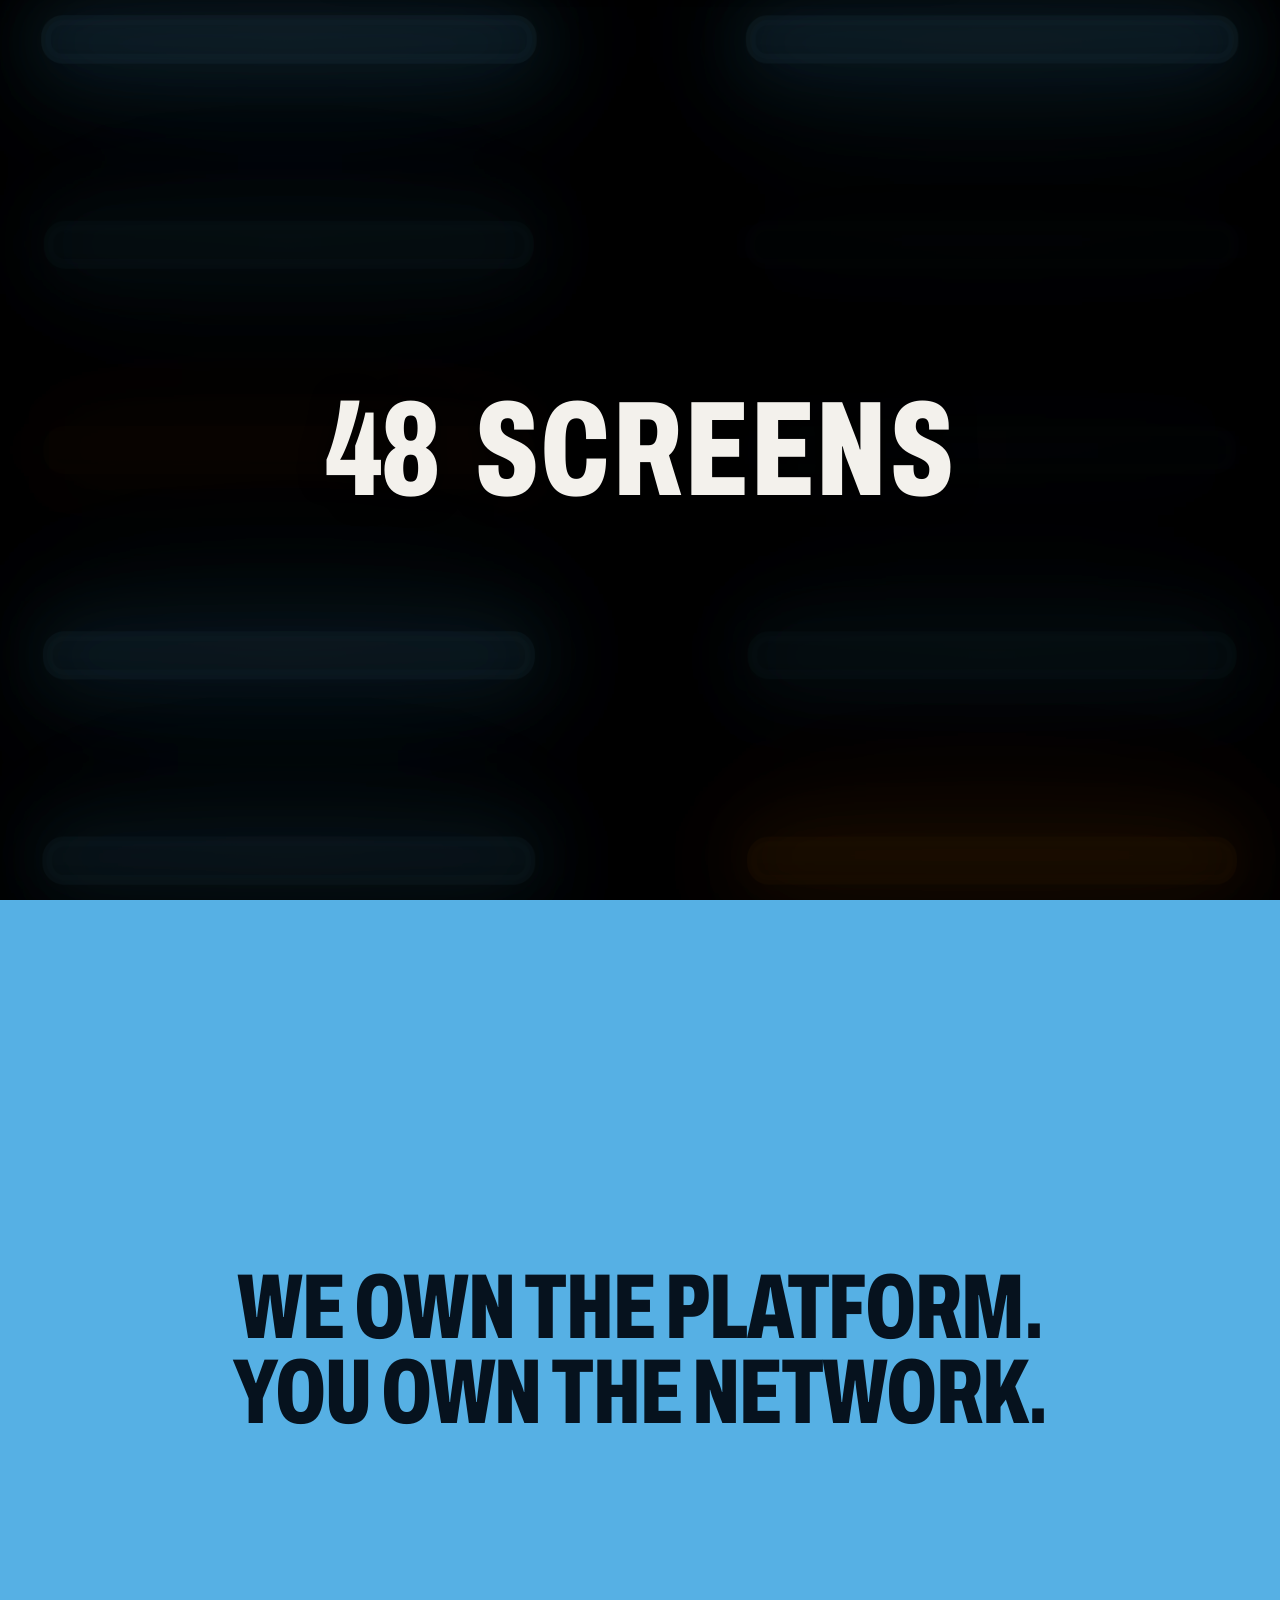
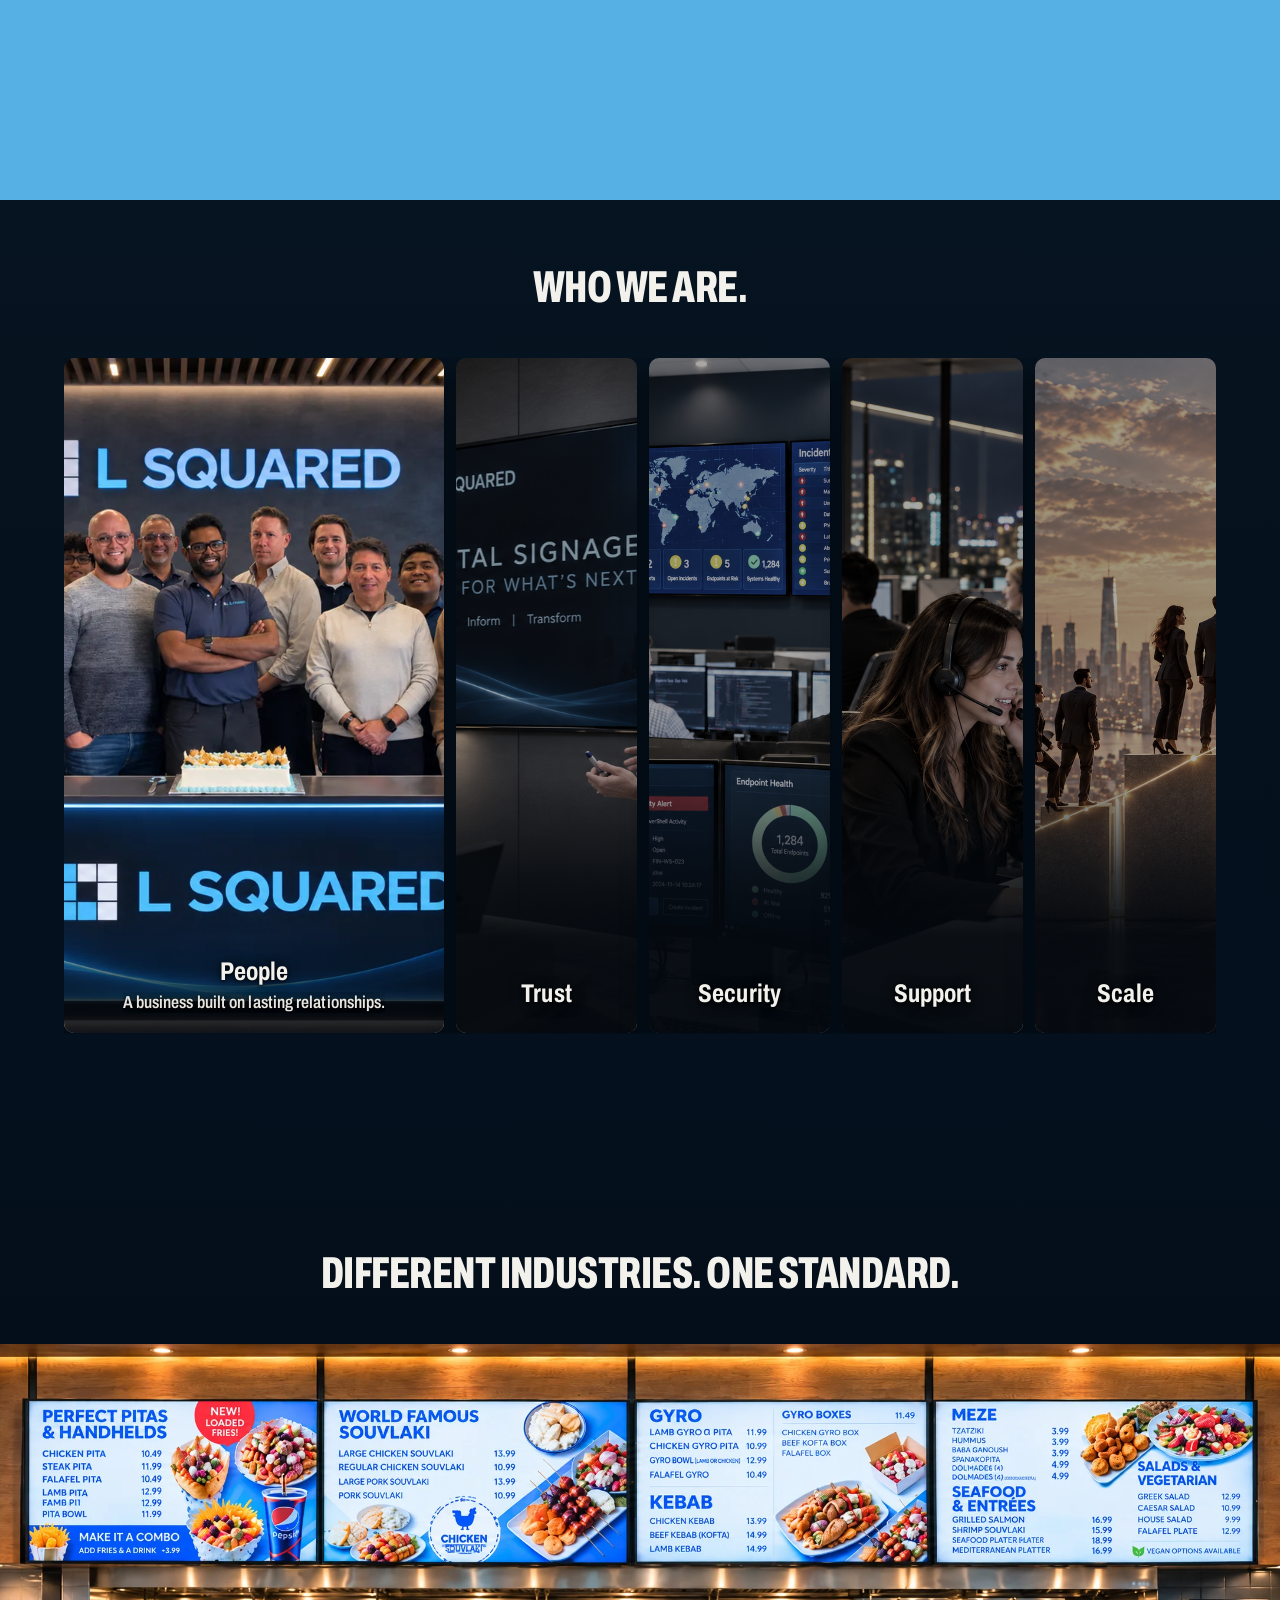
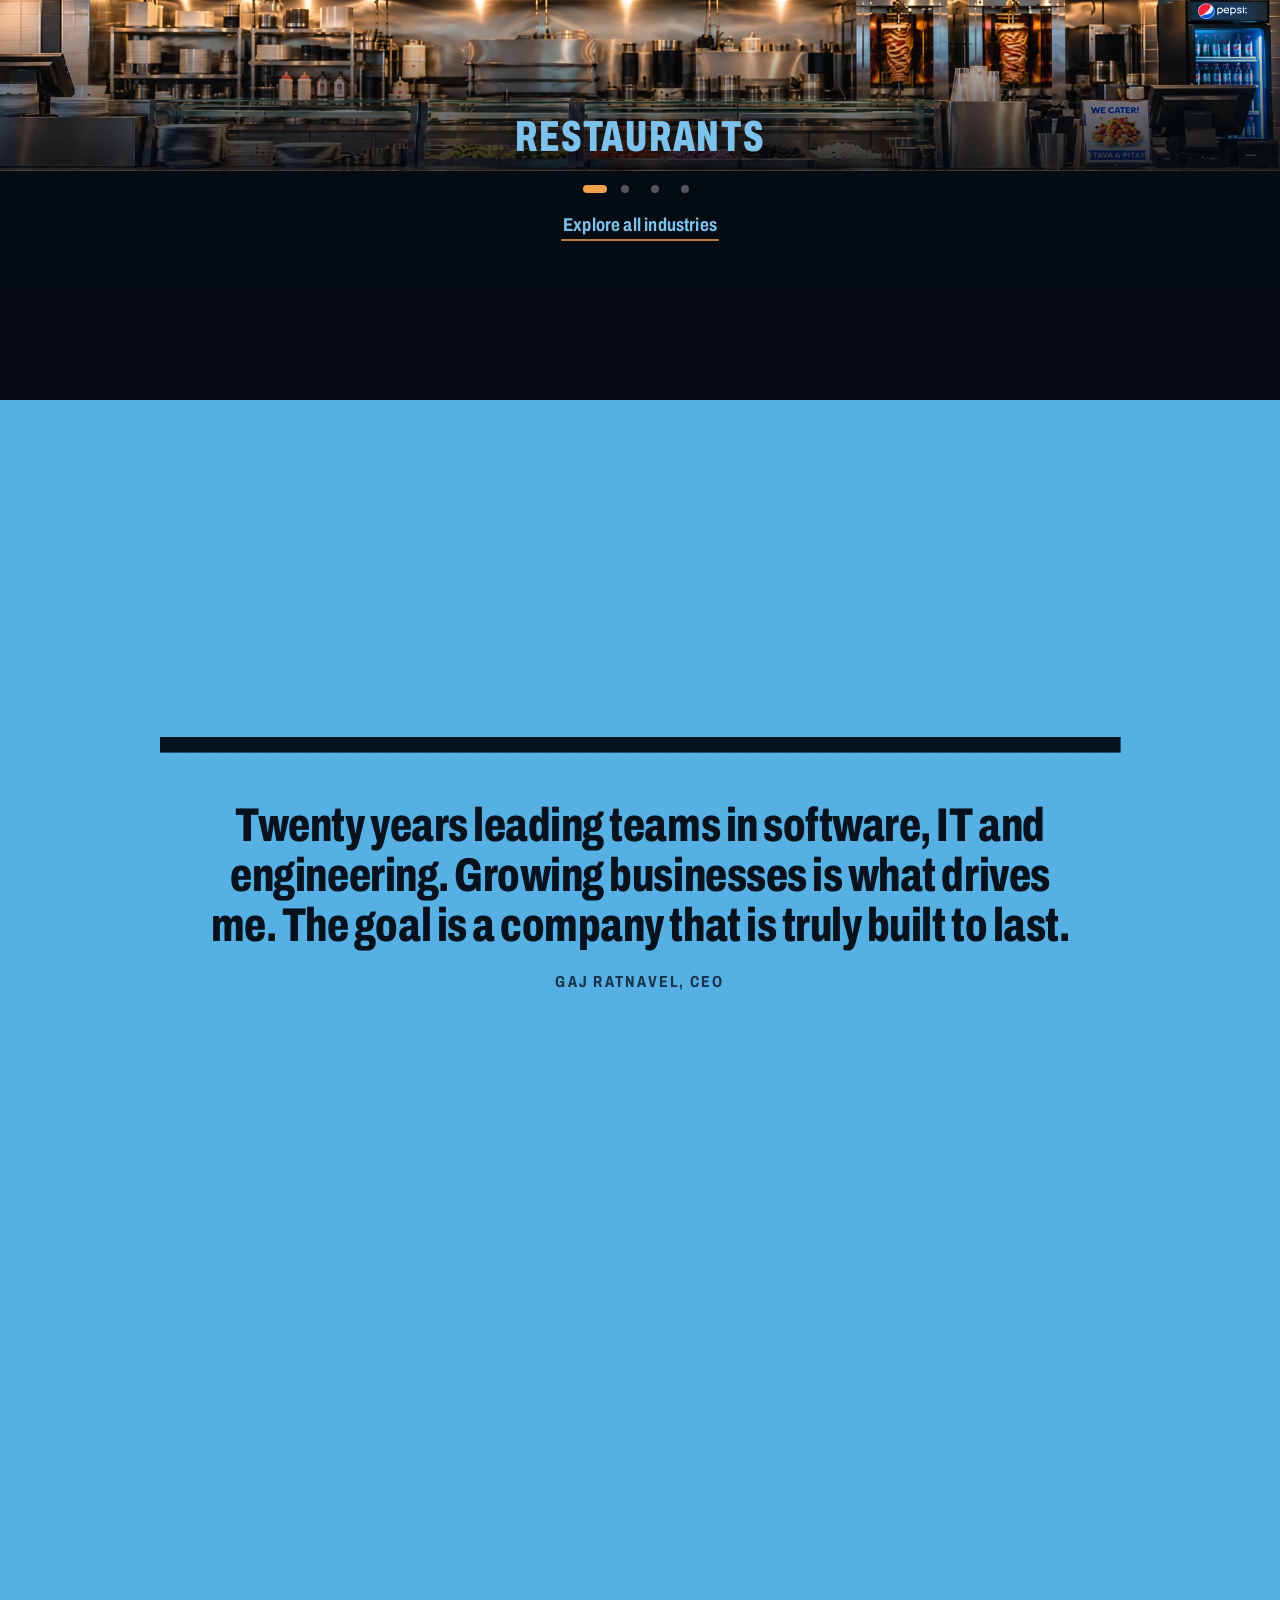
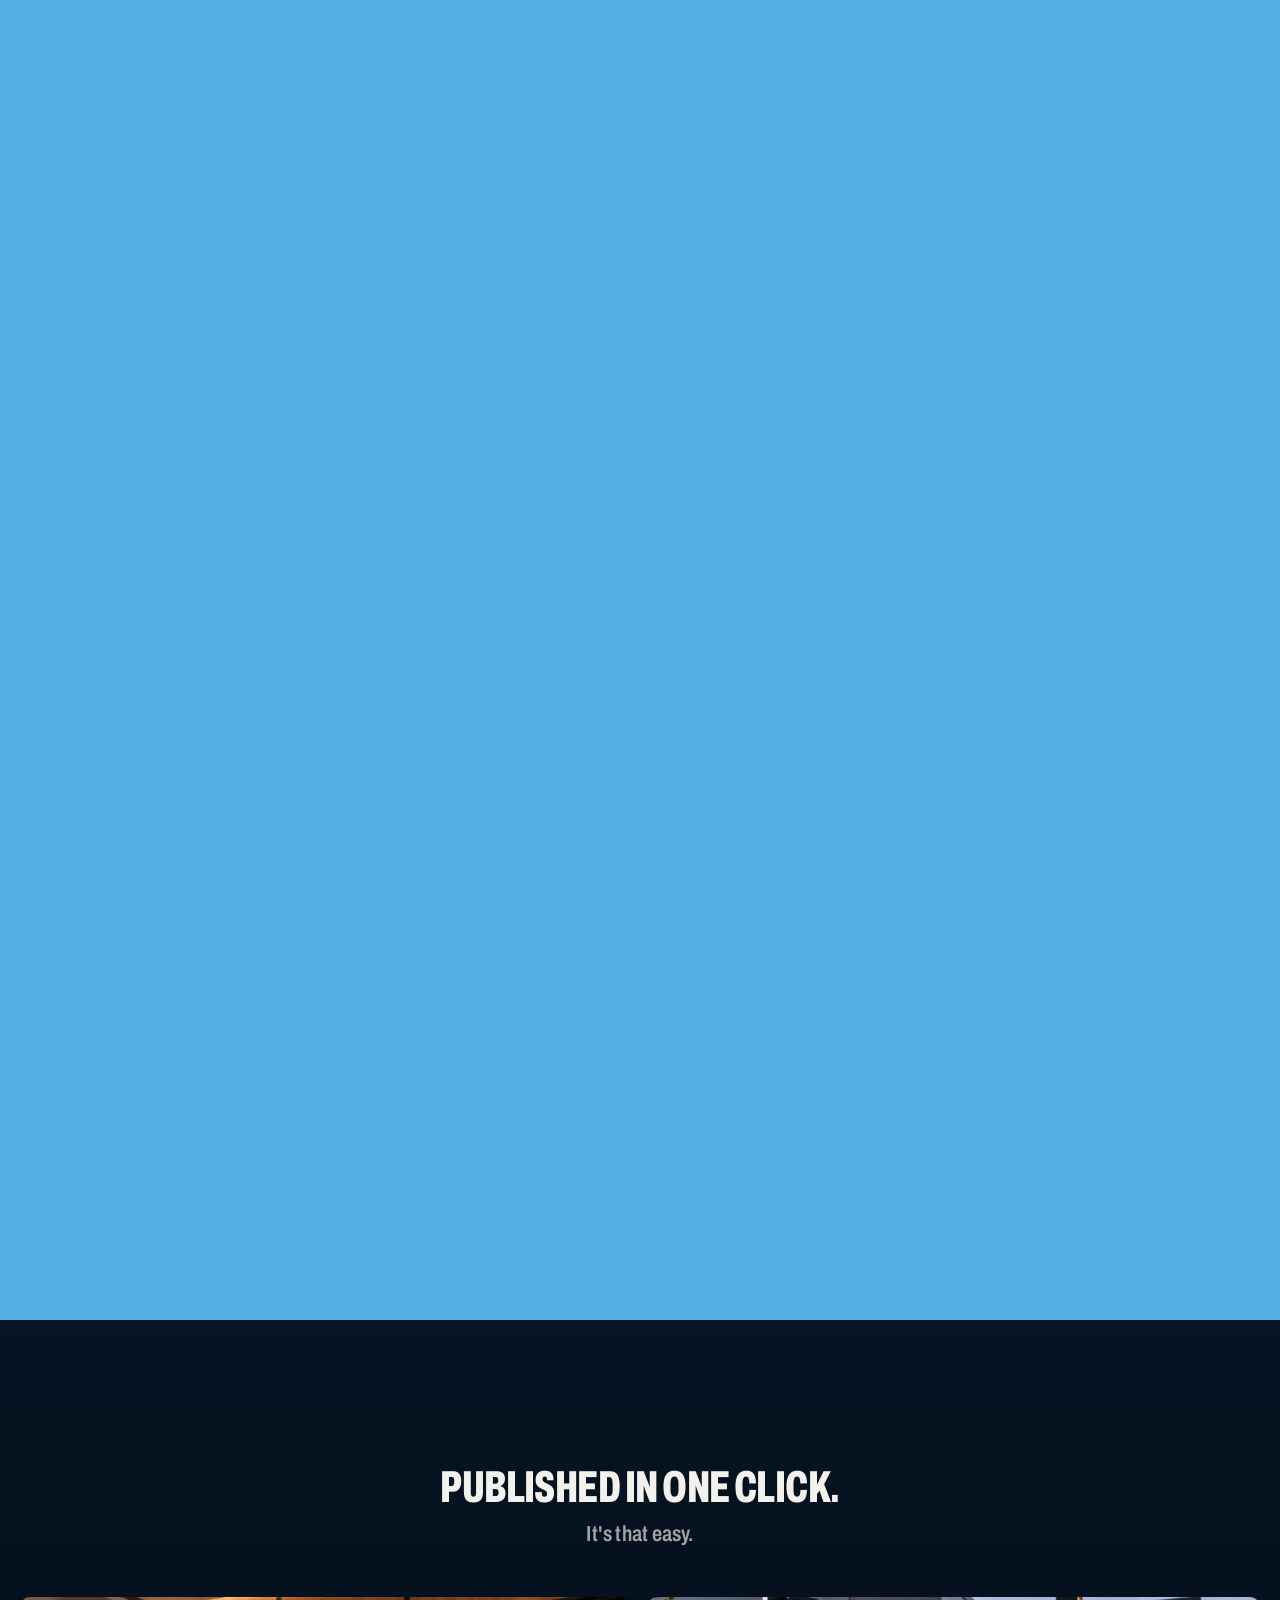
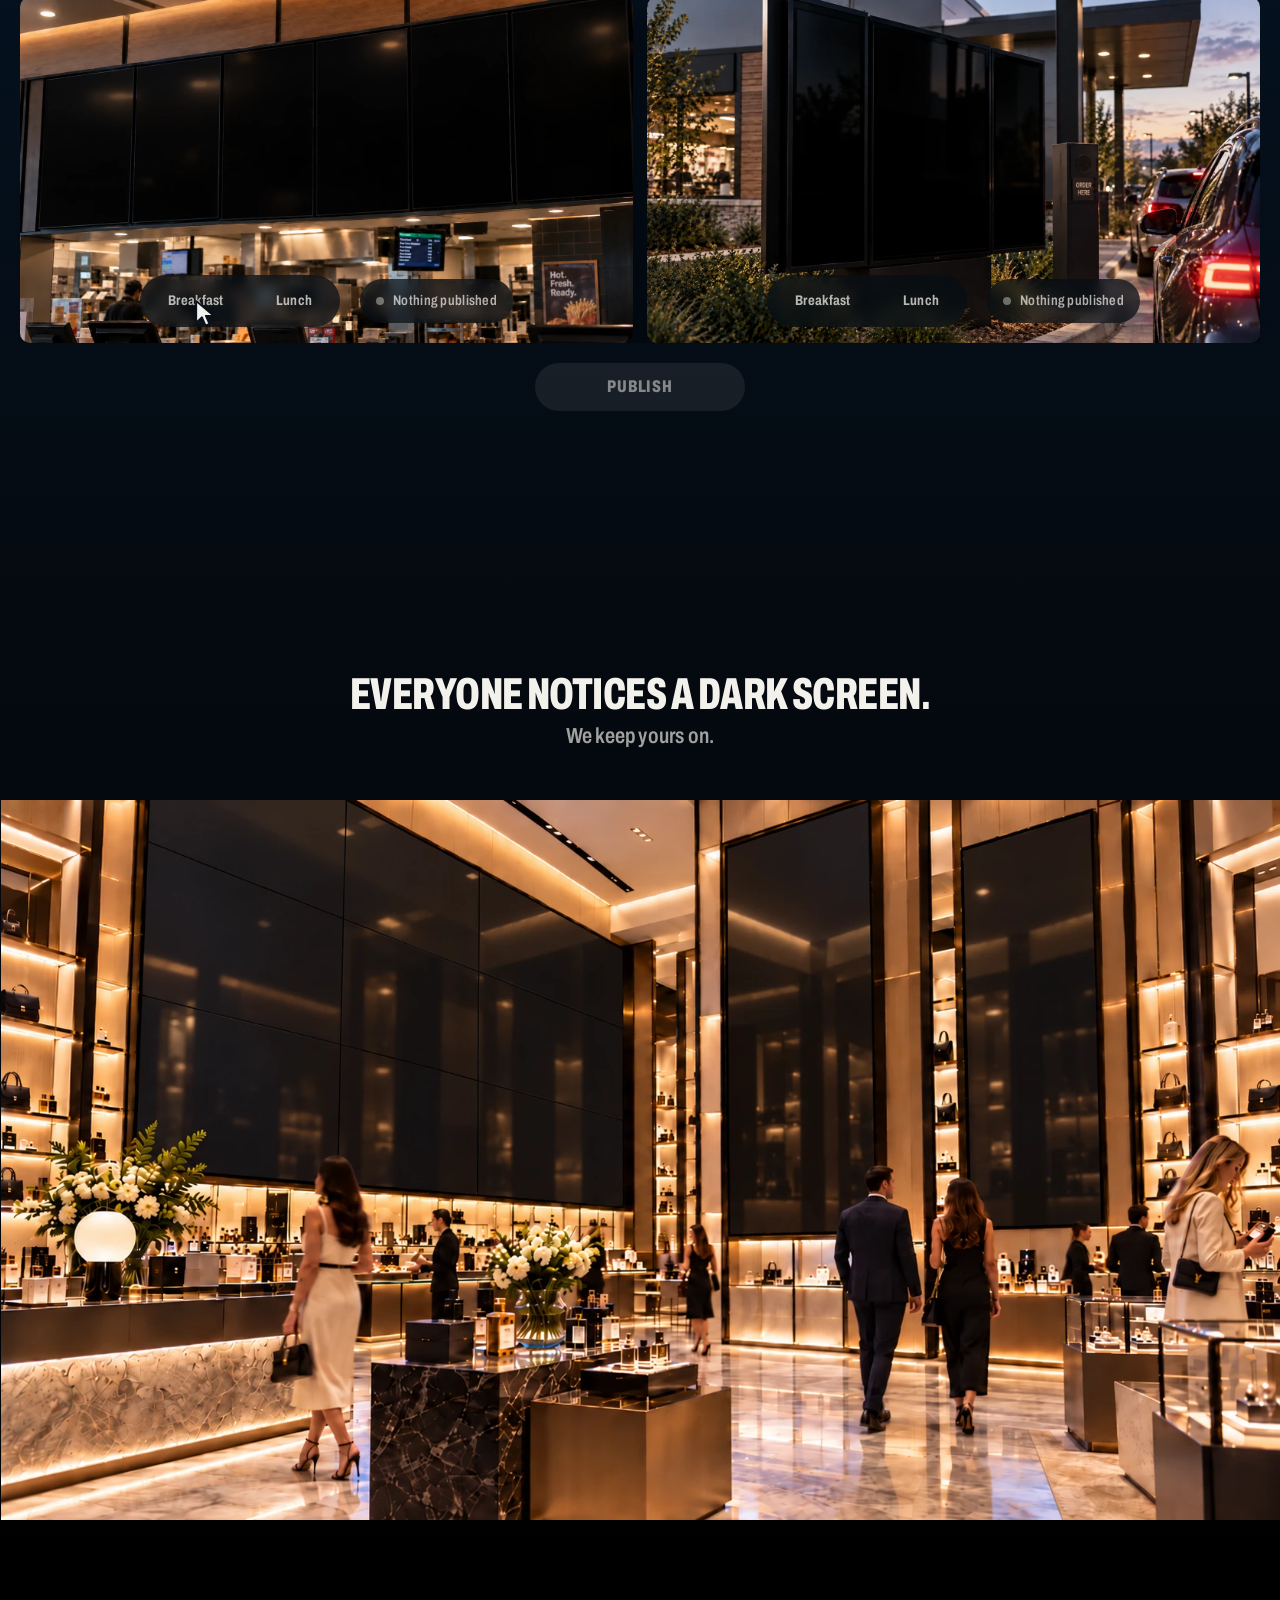
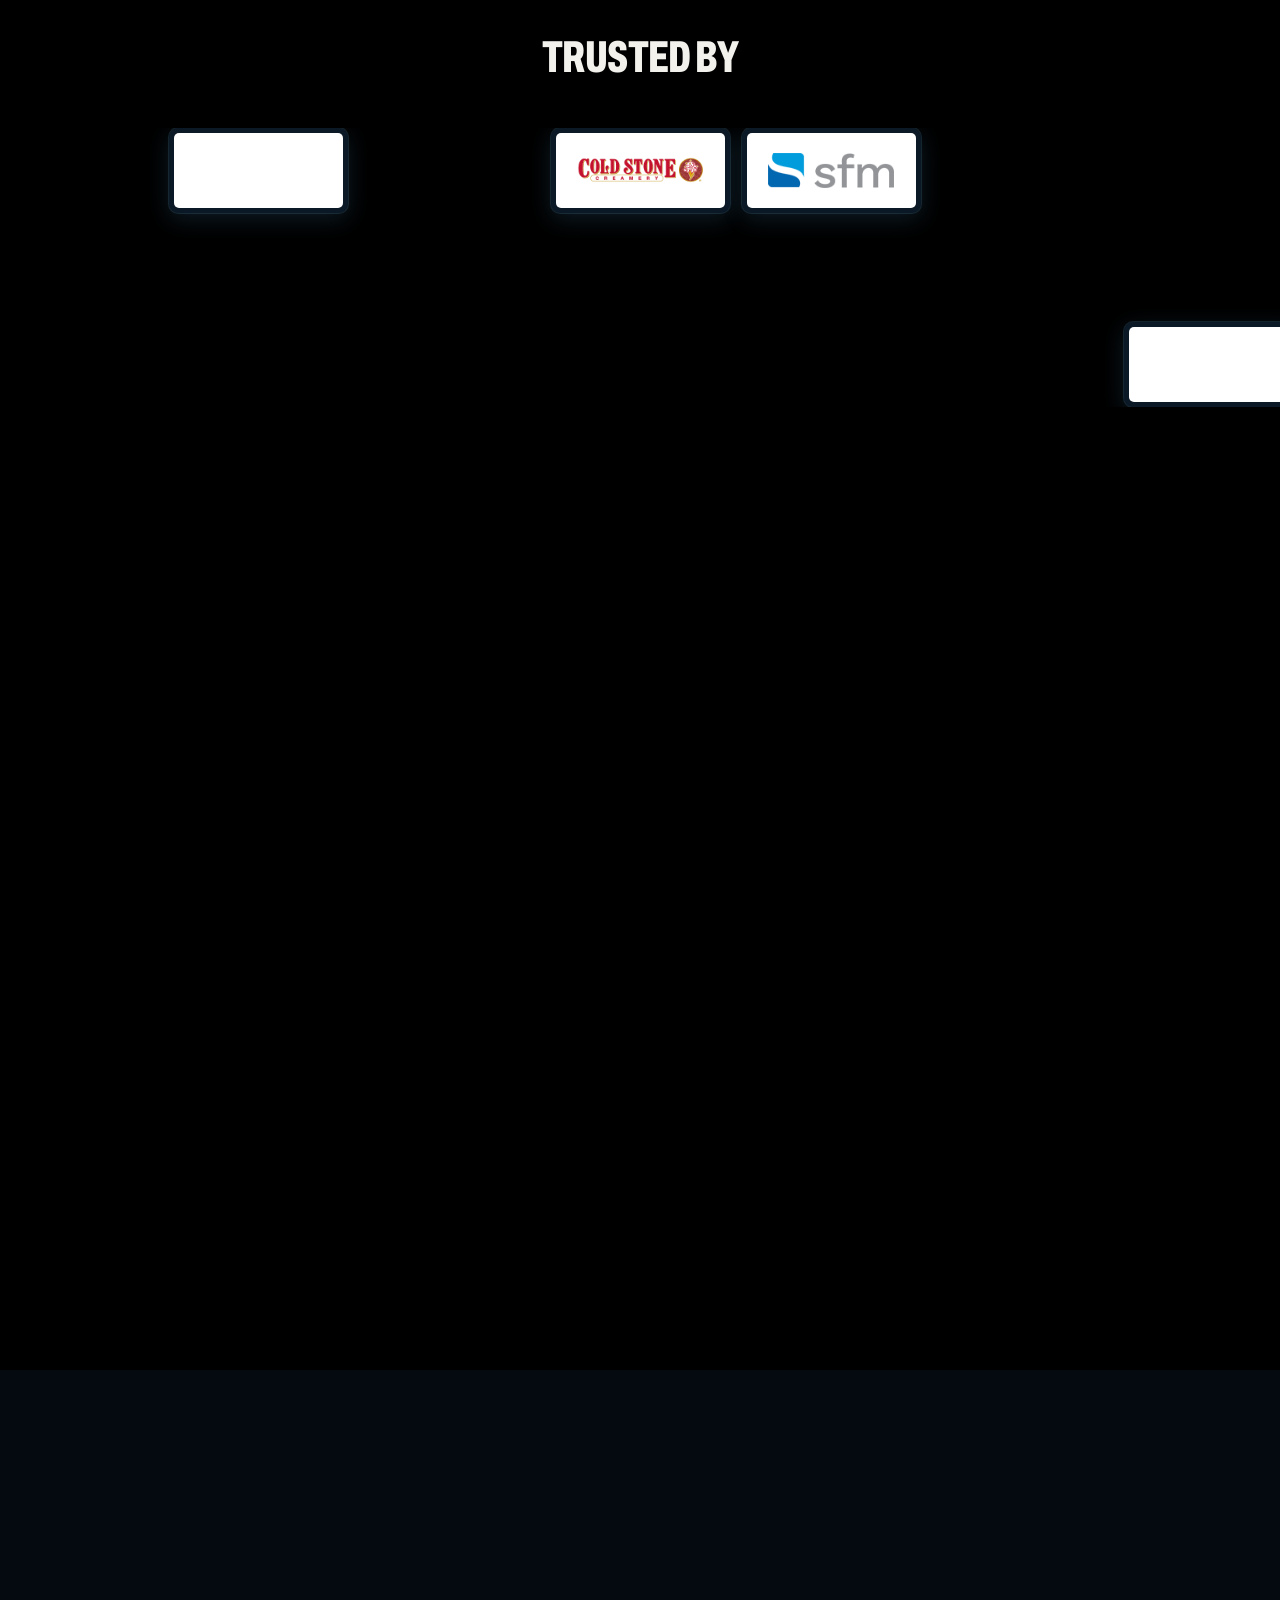
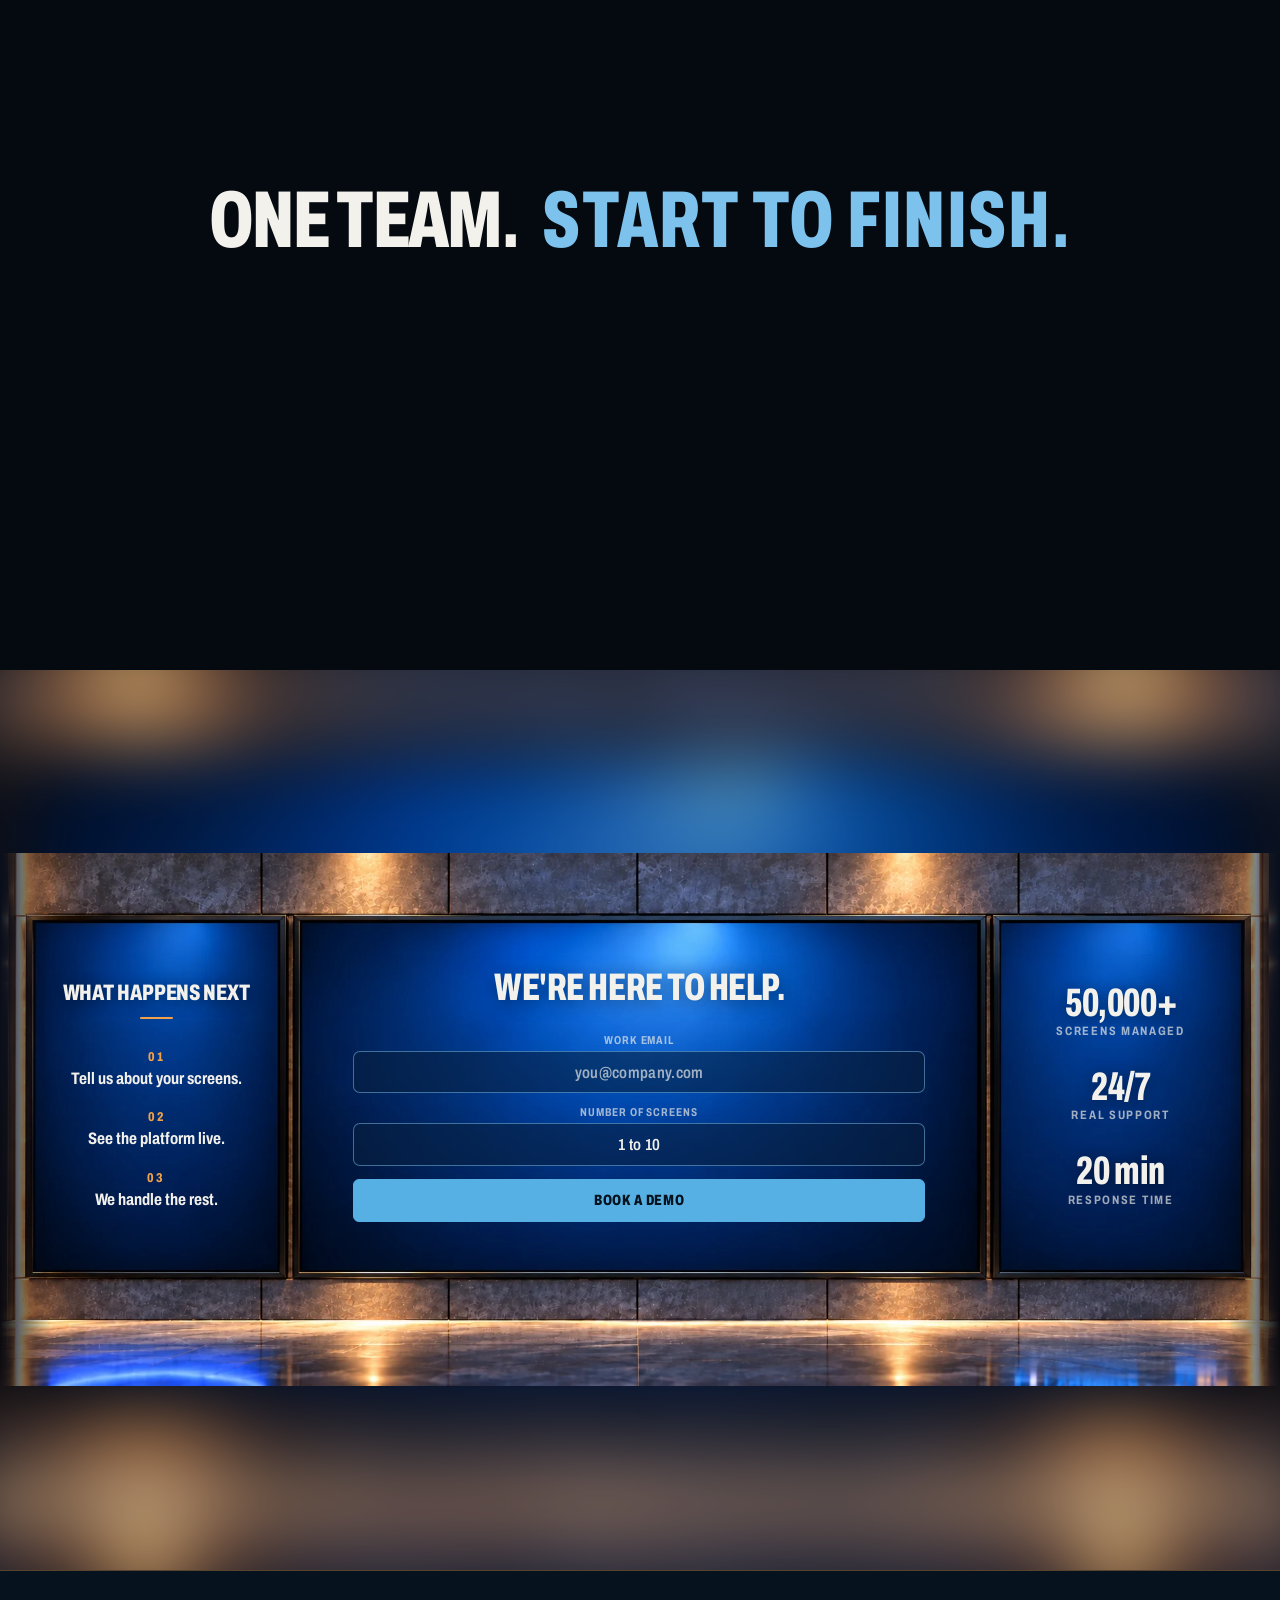
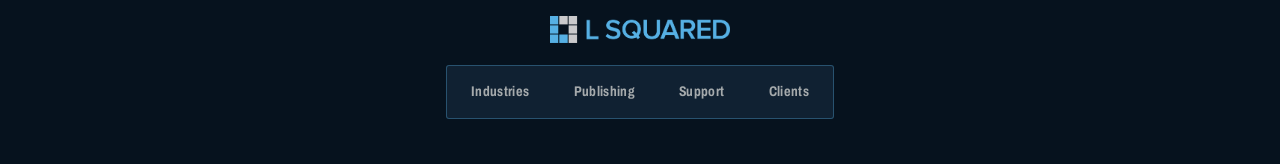
<file: index.html>
<!doctype html>
<html lang="en">
<head>
<meta charset="utf-8">
<meta name="viewport" content="width=device-width,initial-scale=1">
<meta name="robots" content="noindex,nofollow">
<title>L Squared</title>
<meta name="description" content="L Squared digital signage platform and managed network.">
<link rel="icon" href="data:,">
<script>document.documentElement.className+=' js'+(new URLSearchParams(location.search).get('grounds')==='light'?' grounds-light':'');</script>
<script>/* phones: section heights use the screen height measured once here, not viewport units, which in-app browsers change whenever their toolbars move */(function(){var d=document.documentElement,w=innerWidth,set=function(){d.style.setProperty('--app-h',innerHeight+'px')};set();addEventListener('resize',function(){if(Math.abs(innerWidth-w)>40){w=innerWidth;set()}});})();</script>
<script>/* r60: content.js holds every word, photo and layout setting Sabrina edits. It is always fetched fresh, so an edit shows at once. Edited parts stay hidden for the moment before they are applied, and never longer than 2.5s. */document.write('<script src="content.js?t='+Date.now()+'"><\/script>');setTimeout(function(){document.documentElement.classList.add('lsq-ready')},2500);</script>
<style>html.js:not(.lsq-ready) main,html.js:not(.lsq-ready) .topbar,html.js:not(.lsq-ready) .foot{visibility:hidden}</style>
<link rel="preload" as="font" type="font/woff2" href="assets/fonts/archivo.woff2" crossorigin>
<link rel="stylesheet" href="css/base.css?v=r91">
<link rel="stylesheet" href="css/hero.css?v=r91">
<link rel="stylesheet" href="css/orbit.css?v=r91">
<link rel="stylesheet" href="css/sections.css?v=r120">
<link rel="stylesheet" href="css/reviews.css?v=r116">
<link rel="stylesheet" href="css/grounds-light.css?v=r91">
<link rel="stylesheet" href="css/mobile.css?v=r101" media="(max-width: 760px)">
<script defer src="js/mobile.js?v=r101"></script>
<link rel="stylesheet" href="css/phone2.css?v=r101" media="(max-width: 760px)">
<link rel="stylesheet" href="css/phone2-hero.css?v=r101" media="(max-width: 760px)">
<link rel="stylesheet" href="css/phone2-reliability.css?v=r101" media="(max-width: 760px)">
<link rel="stylesheet" href="css/phone2-trusted.css?v=r102" media="(max-width: 760px)">
<link rel="stylesheet" href="css/phone2-extras.css?v=r101" media="(max-width: 760px)">
<link rel="stylesheet" href="css/phone2-revert.css?v=r102" media="(max-width: 760px)">
<script defer src="js/phone2/core.js?v=r101"></script>
<script defer src="js/phone2/hero.js?v=r102"></script>
<script defer src="js/phone2/reliability.js?v=r102"></script>
<script defer src="js/phone2/trusted.js?v=r102"></script>
<script defer src="js/phone2/extras.js?v=r101"></script>
<script defer src="js/phone2/revert.js?v=r101"></script>
</head>
<body>

<a class="skip" href="#statement">Skip to content</a>

<!-- 0 - TOP BAR : one state, transparent overlay, solid lockup -->
<header class="topbar" id="topbar">
  <div class="topbar__in">
    <a class="topbar__brand" href="#hero" aria-label="L Squared, home">
      <img src="assets/lsquared-logo.png" alt="" width="160" height="34" decoding="async">
    </a>
    <nav class="topbar__nav" aria-label="Main">
      <a href="#industries">Industries</a>
      <a href="#publish">Publishing</a>
      <a href="#reliability">Support</a>
      <a href="#clients">Clients</a>
    </nav>
    <a class="btn btn--sm" href="#demo">Book a demo</a>
  </div>
</header>

<main id="main">
<h1 class="sr-only">L Squared</h1>

<!-- 1 - HERO : copied verbatim from homepage-mock/index.html -->
<section id="hero" aria-label="L Squared">
  <div class="hshot" id="h_shot"><canvas id="h_wall" aria-hidden="true"></canvas><canvas id="h_bloom" aria-hidden="true"></canvas></div>
  <div class="read" id="h_read"><span class="num" id="h_num"></span><span class="word" id="h_word"></span></div>
  <div class="big" id="h_bigA"><div class="bigA">One platform.</div></div>
  <div class="big" id="h_bigB"><div class="bigB">One platform.</div></div>
  <div class="hlogo" id="h_logo"><img src="assets/lsquared-logo.png" alt="L Squared"></div>
</section>

<!-- 2 - BLUE STATEMENT -->
<section class="sec" id="statement">
  <canvas class="pixfield" data-fx="pixfield" aria-hidden="true"></canvas>
  <div class="wrap statement__wrap">
    <h2 class="t statement__h">We own the platform.<br>You own the network.</h2>
  </div>
</section>

<canvas class="shed shed--into" data-shed="186,224,246" data-shed-alpha=".8" data-shed-safe="84" aria-hidden="true"></canvas>

<!-- 4 - FIVE STRIPS -->
<section class="sec" id="strips">
  <div class="wrap">
    <h2 class="t strips__title">Why LSQUARED.</h2>
    <div class="stripswrap" data-wipe>
    <div class="strips" data-strips data-open="0">
      <button class="strip is-open" type="button" aria-expanded="true">
        <span class="strip__ph" style="background-image:url(assets/team.webp?v=r76)"></span>
        <span class="strip__veil" aria-hidden="true"></span>
        <span class="strip__copy">
          <span class="strip__word">People</span>
          <span class="strip__say">Every client, known by name.</span>
        </span>
      </button>
      <button class="strip" type="button" aria-expanded="false">
        <span class="strip__ph" style="background-image:url(assets/team-logos.webp?v=r76)"></span>
        <span class="strip__veil" aria-hidden="true"></span>
        <span class="strip__copy">
          <span class="strip__word">Trust</span>
          <span class="strip__say">Every problem has an owner.</span>
        </span>
      </button>
      <button class="strip" type="button" aria-expanded="false">
        <span class="strip__ph" style="background-image:url(assets/security.webp)"></span>
        <span class="strip__veil" aria-hidden="true"></span>
        <span class="strip__copy">
          <span class="strip__word">Standard</span>
          <span class="strip__say">High standards. Not negotiable.</span>
        </span>
      </button>
      <button class="strip" type="button" aria-expanded="false">
        <span class="strip__ph" style="background-image:url(assets/support.webp)"></span>
        <span class="strip__veil" aria-hidden="true"></span>
        <span class="strip__copy">
          <span class="strip__word">Support</span>
          <span class="strip__say">Less escalation. More resolution.</span>
        </span>
      </button>
      <button class="strip strip--map" type="button" aria-expanded="false" data-maps>
        <span class="strip__ph is-on" style="background-image:url(assets/scale.webp?v=r76)"></span>
        <span class="strip__veil" aria-hidden="true"></span>
        <span class="strip__copy">
          <span class="strip__word">Scale</span>
          <span class="strip__say">Central control. Local freedom.</span>
        </span>
      </button>
    </div>
    </div>
  </div>
</section>

<!-- 5 - INDUSTRIES : type on the ground, the photo completely clean -->
<section id="industries">
  <div class="ind__head">
    <h2 class="t ind__title" id="ind-title">Made for how you operate.</h2>
    <p class="sr-only" id="ind-name" aria-live="polite">Restaurants</p>
  </div>
  <div class="ind__stage" id="ind-stage" role="group" aria-roledescription="carousel" aria-labelledby="ind-title">
    <div class="ind__slide is-on" id="ind-a"><div class="ind__ph"><p class="ind__cap"><span class="ind__capname"></span></p></div></div>
    <div class="ind__slide" id="ind-b"><div class="ind__ph"><p class="ind__cap"><span class="ind__capname"></span></p></div></div>
    <button type="button" class="ind__arrow ind__arrow--prev" id="ind-prev" aria-label="Previous industry"><svg viewBox="0 0 16 16" width="16" height="16" aria-hidden="true"><path d="M10 2.5 4.5 8l5.5 5.5" fill="none" stroke="currentColor" stroke-width="1.6" stroke-linecap="round" stroke-linejoin="round"/></svg></button>
    <button type="button" class="ind__arrow ind__arrow--next" id="ind-next" aria-label="Next industry"><svg viewBox="0 0 16 16" width="16" height="16" aria-hidden="true"><path d="M6 2.5 11.5 8 6 13.5" fill="none" stroke="currentColor" stroke-width="1.6" stroke-linecap="round" stroke-linejoin="round"/></svg></button>
  </div>
  <a class="ind__cta" href="industries.html">Explore all industries</a>
</section>

<!-- 5b - THE SENTENCE : the pixels shed and land as one line -->
<section id="independent">
  <div class="fall">
    <canvas id="fall-canvas" aria-hidden="true"></canvas>
    <div class="fall__stage">
      <p class="fall__line" data-words>Twenty years leading teams in software, IT and engineering. Growing businesses is what drives me. The goal is a company that is truly built to last.</p>
      <p class="fall__by">Gaj Ratnavel, CEO</p>
    </div>
  </div>
</section>

<!-- 6 - CHANGE THE MENU LIVE -->
<section class="sec" id="publish">
  <div class="wrap">
    <h2 class="t pub__title">Publishing made easy.</h2>
    <div class="pub__rig" data-wipe>
      <div class="pub__scene">
        <div class="pub__shot" id="pub-1">
          <div class="pub__ph is-on" style="background-image:url(assets/menu-blank.webp?v=r76)" data-menu="none"></div>
          <div class="pub__ph" style="background-image:url(assets/menu-breakfast.webp)" data-menu="breakfast"></div>
          <div class="pub__ph" style="background-image:url(assets/menu-lunch.webp)" data-menu="lunch"></div>
          <div class="wipe" aria-hidden="true"></div>
        </div>
        <div class="pub__under">
          <div class="seg" role="radiogroup" aria-label="Counter boards menu to stage" data-scene="1">
            <button type="button" role="radio" aria-checked="false" tabindex="0" data-menu="breakfast">Breakfast</button>
            <button type="button" role="radio" aria-checked="false" tabindex="-1" data-menu="lunch">Lunch</button>
          </div>
          <p class="pub__status is-none"><span class="dot"></span><span class="pub__state">Nothing published</span></p>
        </div>
      </div>
      <div class="pub__scene">
        <div class="pub__shot" id="pub-2">
          <div class="pub__ph is-on" style="background-image:url(assets/drivethru-blank.webp?v=r76)" data-menu="none"></div>
          <div class="pub__ph" style="background-image:url(assets/drivethru.webp)" data-menu="breakfast"></div>
          <div class="pub__ph" style="background-image:url(assets/drivethru-menu.webp)" data-menu="lunch"></div>
          <div class="wipe" aria-hidden="true"></div>
        </div>
        <div class="pub__under">
          <div class="seg" role="radiogroup" aria-label="Drive thru menu to stage" data-scene="2">
            <button type="button" role="radio" aria-checked="false" tabindex="0" data-menu="breakfast">Breakfast</button>
            <button type="button" role="radio" aria-checked="false" tabindex="-1" data-menu="lunch">Lunch</button>
          </div>
          <p class="pub__status is-none"><span class="dot"></span><span class="pub__state">Nothing published</span></p>
        </div>
      </div>
    </div>
    <button type="button" class="btn" id="pub-go">Publish</button>
  </div>
</section>

<!-- 7 - DRAG BAR : one scene, the retail floor -->
<section class="sec" id="reliability">
  <div class="wrap">
    <h2 class="t rely__h">Everyone notices a dark screen.</h2>
    <p class="rely__sub">Yours stay on.</p>
    <div class="rely__frame" data-wipe>
      <div class="rely__stack">
        <div class="rely__ph rely__ph--off" id="rely-off" style="background-image:url(assets/store-off.webp?v=r117)"></div>
        <div class="rely__ph rely__ph--on" id="rely-on" style="background-image:url(assets/store-on.webp?v=r117)"></div>
        <div class="rely__handle" id="rely-handle" role="slider" tabindex="0"
             aria-label="Drag to compare dead screens with working screens"
             aria-valuemin="0" aria-valuemax="100" aria-valuenow="76"
             aria-valuetext="76 percent working screens">
          <span class="rely__grip" aria-hidden="true"><i></i><i></i><i></i><i></i><i></i><i></i><i></i><i></i><i></i></span>
        </div>
      </div>
    </div>
  </div>
</section>

<!-- 8 - THIN LOGO BAND (real logo-orbit component) -->
<section id="clients" aria-label="Trusted by">
  <h2 class="t clients__title">Trusted by</h2>
  <div class="clients__row">
    <div class="orbit" data-theme="dark" data-orbit-rings="1" data-orbit-slots="5" aria-label="Clients and partners"></div>
    <figure class="quote">
      <blockquote class="quote__text">Our office and most warehouses are transformed with the new digital displays. It allows us to circulate important business updates and critical information quickly across these facilities. The locations with this technology have quickly realized greater engagement from the employees.</blockquote>
      <figcaption class="quote__by"><img class="quote__logo" src="assets/logos/purolator.png" alt="Purolator" width="126" height="22" decoding="async"></figcaption>
    </figure>
  </div>
</section>

<!-- 8b - IN THEIR WORDS : what customers say, cut down to a few words each, on a
     black screen as the critics' quotes are in a film trailer: one alone, then a
     gathering crowd of overlapping words, then a freeze and the invitation to
     leave a review. js/reviews.js builds it from content.js (== IN THEIR WORDS ==). -->
<section class="sec" id="reviews" aria-label="In their words">
  <div class="rv" id="rv"></div>
</section>

<!-- 9 - THE FIGURES : a full screen moment -->
<section class="sec" id="numbers">
  <canvas class="pixfield" data-fx="pixfield" aria-hidden="true"></canvas>
  <div class="beats" data-wipe>
    <p class="sr-only">One team. Start to finish. Your screens. Our responsibility. Every feature. Included. Remote Publishing. Real support. 24/7. Building relationships since 2006. 20 minute response time. 50,000+ screens managed.</p>
    <div class="beats__stage" id="beats" aria-hidden="true">
      <div class="beats__line is-on"><span class="beats__fig">One team.</span><span class="beats__word">Start to finish.</span></div>
      <div class="beats__line"><span class="beats__fig">Your screens.</span><span class="beats__word">Our responsibility.</span></div>
      <div class="beats__line"><span class="beats__fig">Every feature.</span><span class="beats__word">Included.</span></div>
      <div class="beats__line"><span class="beats__fig">Remote</span><span class="beats__word">Publishing.</span></div>
      <div class="beats__line"><span class="beats__fig">Real support.</span><span class="beats__word">24/7.</span></div>
      <div class="beats__line"><span class="beats__fig">Building relationships</span><span class="beats__word">since 2006.</span></div>
      <div class="beats__line"><span class="beats__fig">20 minute</span><span class="beats__word">response time.</span></div>
      <div class="beats__line"><span class="beats__fig">50,000+</span><span class="beats__word">screens managed.</span></div>
    </div>
  </div>
</section>

<!-- 10 - BOOK A DEMO : the form is what is playing on the middle screen -->
<section class="sec" id="demo">
  <div class="demo__stage">
    <div class="demo__shot">
      <img class="demo__img" src="assets/contact-wide.webp?v=r91" alt="" width="1942" height="809" decoding="async">
    </div>
    <div class="demo__screen">
      <h2 class="t demo__h">Talk to our team.</h2>
      <form class="form" id="demo-form" novalidate data-wipe>
        <div class="field">
          <label for="f-email">Work email</label>
          <input id="f-email" name="email" type="email" autocomplete="email" placeholder="you@company.com" aria-describedby="form-note" required>
        </div>
        <div class="field">
          <label for="f-screens">Number of screens</label>
          <select id="f-screens" name="screens">
            <option>1 to 10</option>
            <option>10 to 50</option>
            <option>50 to 250</option>
            <option>250 or more</option>
          </select>
        </div>
        <button class="btn btn--wide" type="submit">Book a demo</button>
        <p class="form__note" id="form-note" role="status"></p>
      </form>
    </div>
    <div class="demo__side demo__side--l">
      <p class="demo__side-h" id="demo-next-h">What happens next</p>
      <ol class="demo__steps" aria-labelledby="demo-next-h">
        <li><b>01</b><span>Tell us about your screens.</span></li>
        <li><b>02</b><span>See the platform live.</span></li>
        <li><b>03</b><span>We handle the rest.</span></li>
      </ol>
    </div>
    <div class="demo__side demo__side--r">
      <p class="demo__stat"><b>50,000+</b><span>screens managed</span></p>
      <p class="demo__stat"><b>24/7</b><span>real support</span></p>
      <p class="demo__stat"><b>20 min</b><span>response time</span></p>
    </div>
  </div>
</section>

</main>

<footer class="foot">
  <div class="foot__in">
    <img class="foot__logo" src="assets/lsquared-logo.png" alt="L Squared" width="180" height="38" decoding="async">
    <nav class="foot__nav" aria-label="Footer">
      <a href="#industries">Industries</a>
      <a href="#publish">Publishing</a>
      <a href="#reliability">Support</a>
      <a href="#clients">Clients</a>
    </nav>
  </div>
</footer>

<script src="js/edit.js?v=r103"></script>
<script src="js/herowall.js?v=r91"></script>
<script src="js/hero.js?v=r91"></script>
<script src="js/pixfield.js?v=r92"></script>
<script src="js/fall.js?v=r102"></script>
<script src="js/reviews.js?v=r116"></script>
<script src="js/shed.js?v=r92"></script>
<script src="js/page.js?v=r117"></script>
<script src="js/relyloop.js?v=r117"></script>
<script src="js/orbit.js?v=r91"></script>
</body>
</html>
</file>
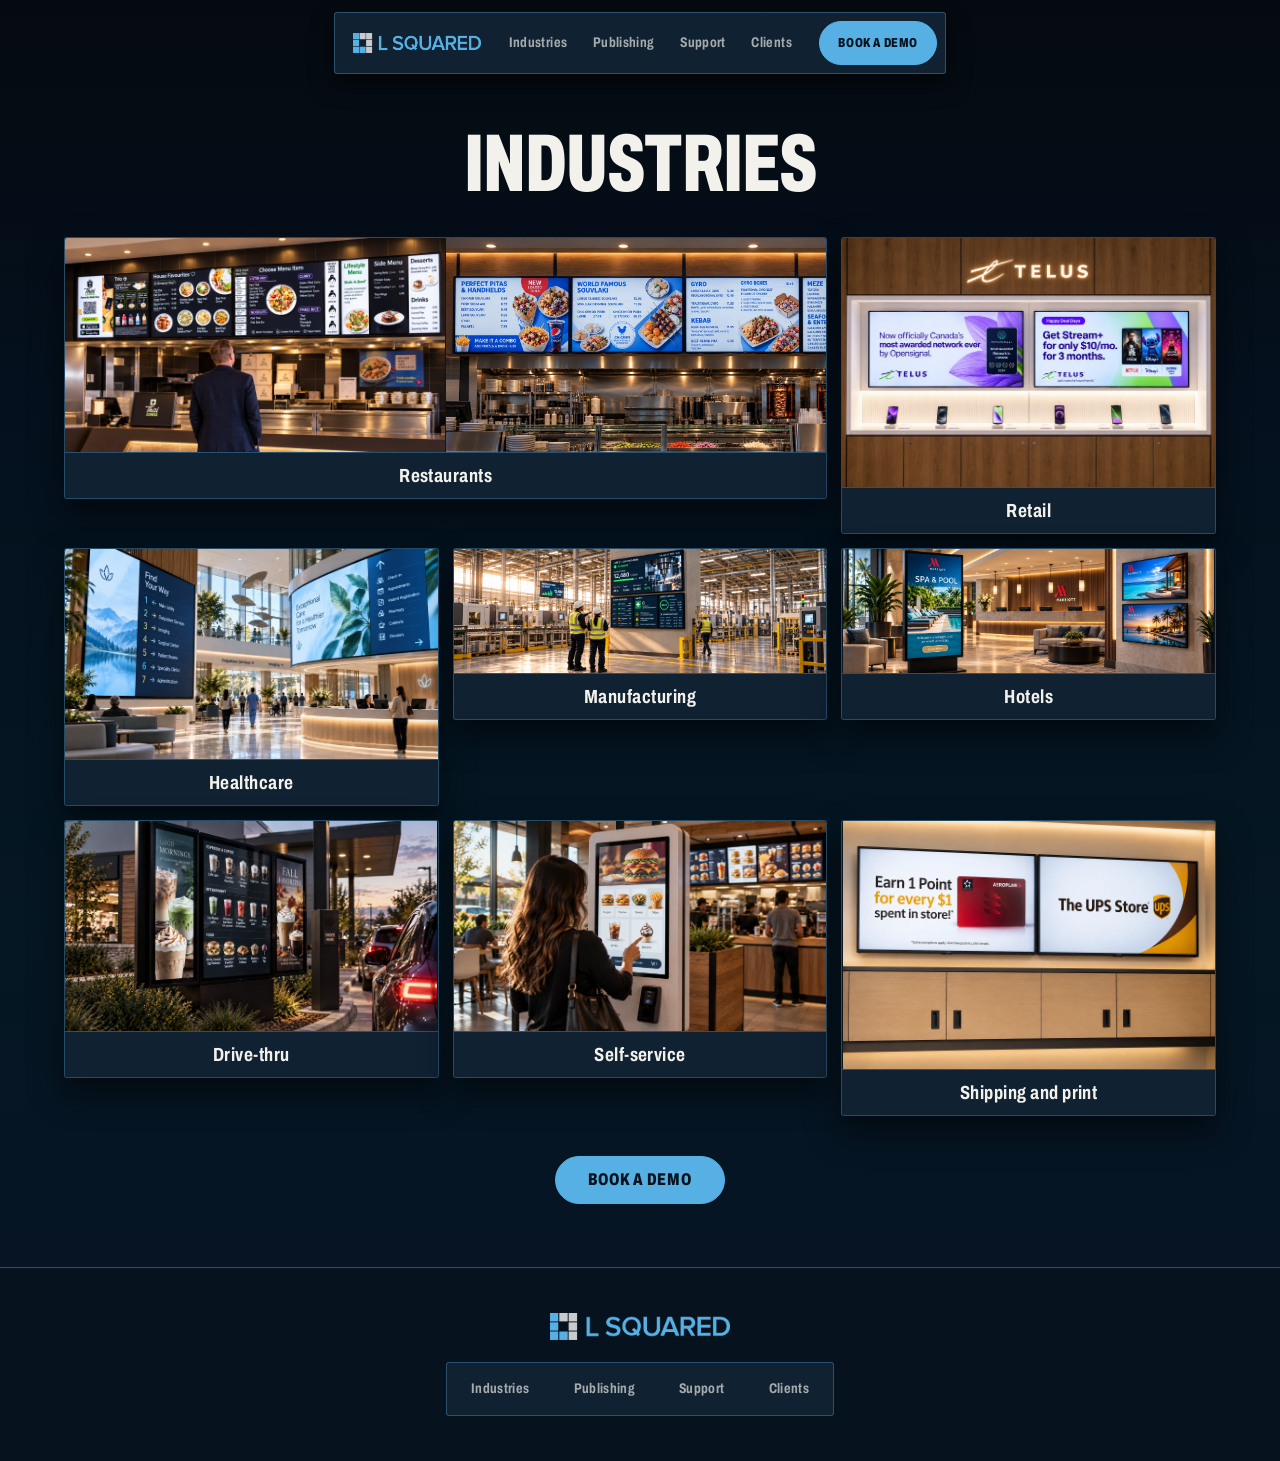
<file: industries.html>
<!doctype html>
<html lang="en">
<head>
<meta charset="utf-8">
<meta name="viewport" content="width=device-width,initial-scale=1">
<meta name="robots" content="noindex,nofollow">
<title>Industries</title>
<meta name="description" content="L Squared industries.">
<link rel="icon" href="data:,">
<script>document.documentElement.className+=' js';</script>
<link rel="preload" as="font" type="font/woff2" href="assets/fonts/archivo.woff2" crossorigin>
<link rel="stylesheet" href="css/base.css?v=r76">
<link rel="stylesheet" href="css/sections.css?v=r76">
<link rel="stylesheet" href="css/industries.css?v=r76">
</head>
<body>

<a class="skip" href="#main">Skip to content</a>

<header class="topbar is-here" id="topbar">
  <div class="topbar__in">
    <a class="topbar__brand" href="index.html" aria-label="L Squared, home">
      <img src="assets/lsquared-logo.png" alt="" width="160" height="34" decoding="async">
    </a>
    <nav class="topbar__nav" aria-label="Main">
      <a href="index.html#industries">Industries</a>
      <a href="index.html#publish">Publishing</a>
      <a href="index.html#reliability">Support</a>
      <a href="index.html#clients">Clients</a>
    </nav>
    <a class="btn btn--sm" href="index.html#demo">Book a demo</a>
  </div>
</header>

<main id="main" class="ipage">
  <h1 class="t ipage__h">Industries</h1>

  <div class="igrid">
    <div class="frame icard icard--pair">
      <div class="icard__pair">
        <span class="icard__ph" style="--ratio:1600/900;background-image:url(assets/thai.webp)"></span>
        <span class="icard__ph" style="--ratio:1600/712;background-image:url(assets/mrgreek-front.webp)"></span>
      </div>
      <div class="band"><span>Restaurants</span></div>
    </div>
    <div class="frame icard">
      <span class="icard__ph" style="--ratio:1536/1024;background-image:url(assets/telus-front.webp)"></span>
      <div class="band"><span>Retail</span></div>
    </div>
    <div class="frame icard">
      <span class="icard__ph" style="--ratio:1600/901;background-image:url(assets/hospital-on-full.webp)"></span>
      <div class="band"><span>Healthcare</span></div>
    </div>
    <div class="frame icard">
      <span class="icard__ph" style="--ratio:2172/724;background-image:url(assets/mfg-on.webp?v=r76)"></span>
      <div class="band"><span>Manufacturing</span></div>
    </div>
    <div class="frame icard">
      <span class="icard__ph" style="--ratio:2168/725;background-image:url(assets/ind-hospitality.webp?v=r76)"></span>
      <div class="band"><span>Hotels</span></div>
    </div>
    <div class="frame icard">
      <span class="icard__ph" style="--ratio:1600/903;background-image:url(assets/drivethru.webp)"></span>
      <div class="band"><span>Drive-thru</span></div>
    </div>
    <div class="frame icard">
      <span class="icard__ph" style="--ratio:1600/903;background-image:url(assets/selfservice.webp)"></span>
      <div class="band"><span>Self-service</span></div>
    </div>
    <div class="frame icard">
      <span class="icard__ph" style="--ratio:1536/1024;background-image:url(assets/ups.webp)"></span>
      <div class="band"><span>Shipping and print</span></div>
    </div>
  </div>

  <a class="btn ipage__cta" href="index.html#demo">Book a demo</a>
</main>

<footer class="foot">
  <div class="foot__in">
    <img class="foot__logo" src="assets/lsquared-logo.png" alt="L Squared" width="180" height="38" decoding="async">
    <nav class="foot__nav" aria-label="Footer">
      <a href="index.html#industries">Industries</a>
      <a href="index.html#publish">Publishing</a>
      <a href="index.html#reliability">Support</a>
      <a href="index.html#clients">Clients</a>
    </nav>
  </div>
</footer>

</body>
</html>
</file>
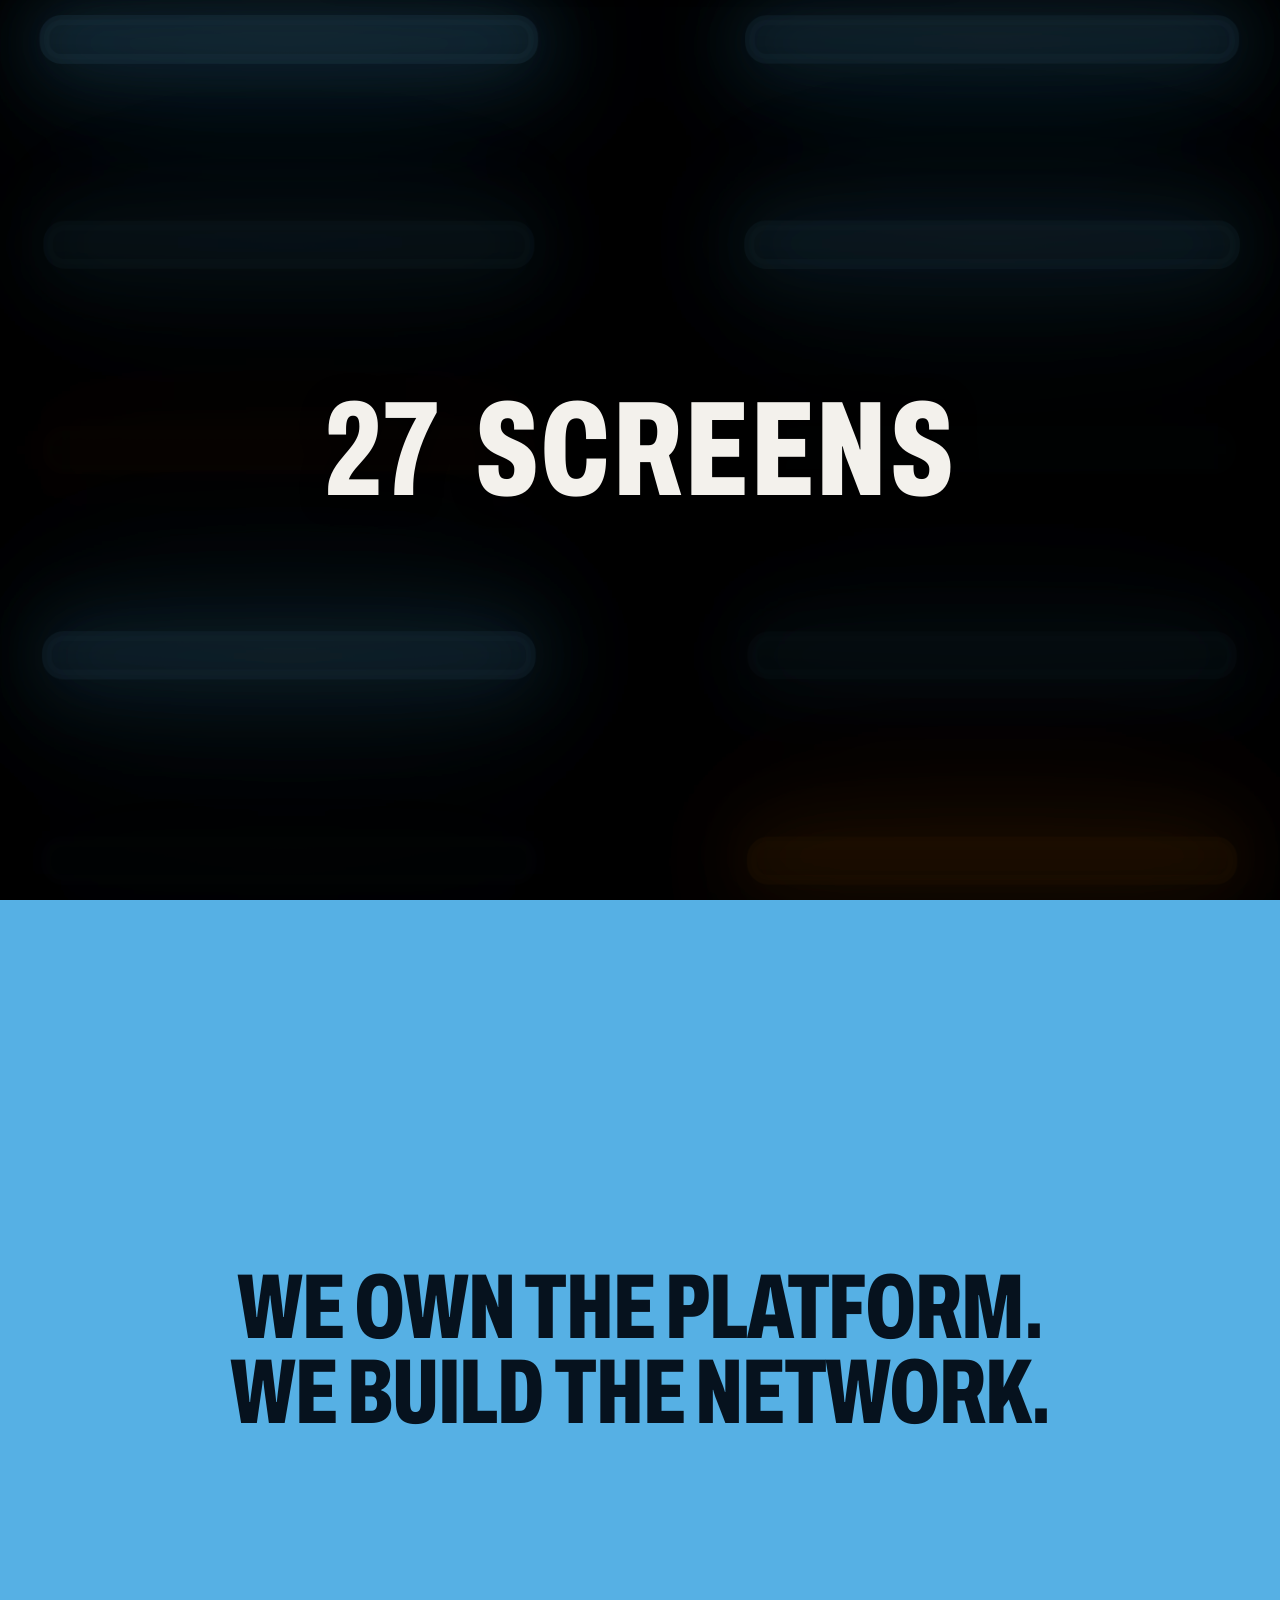
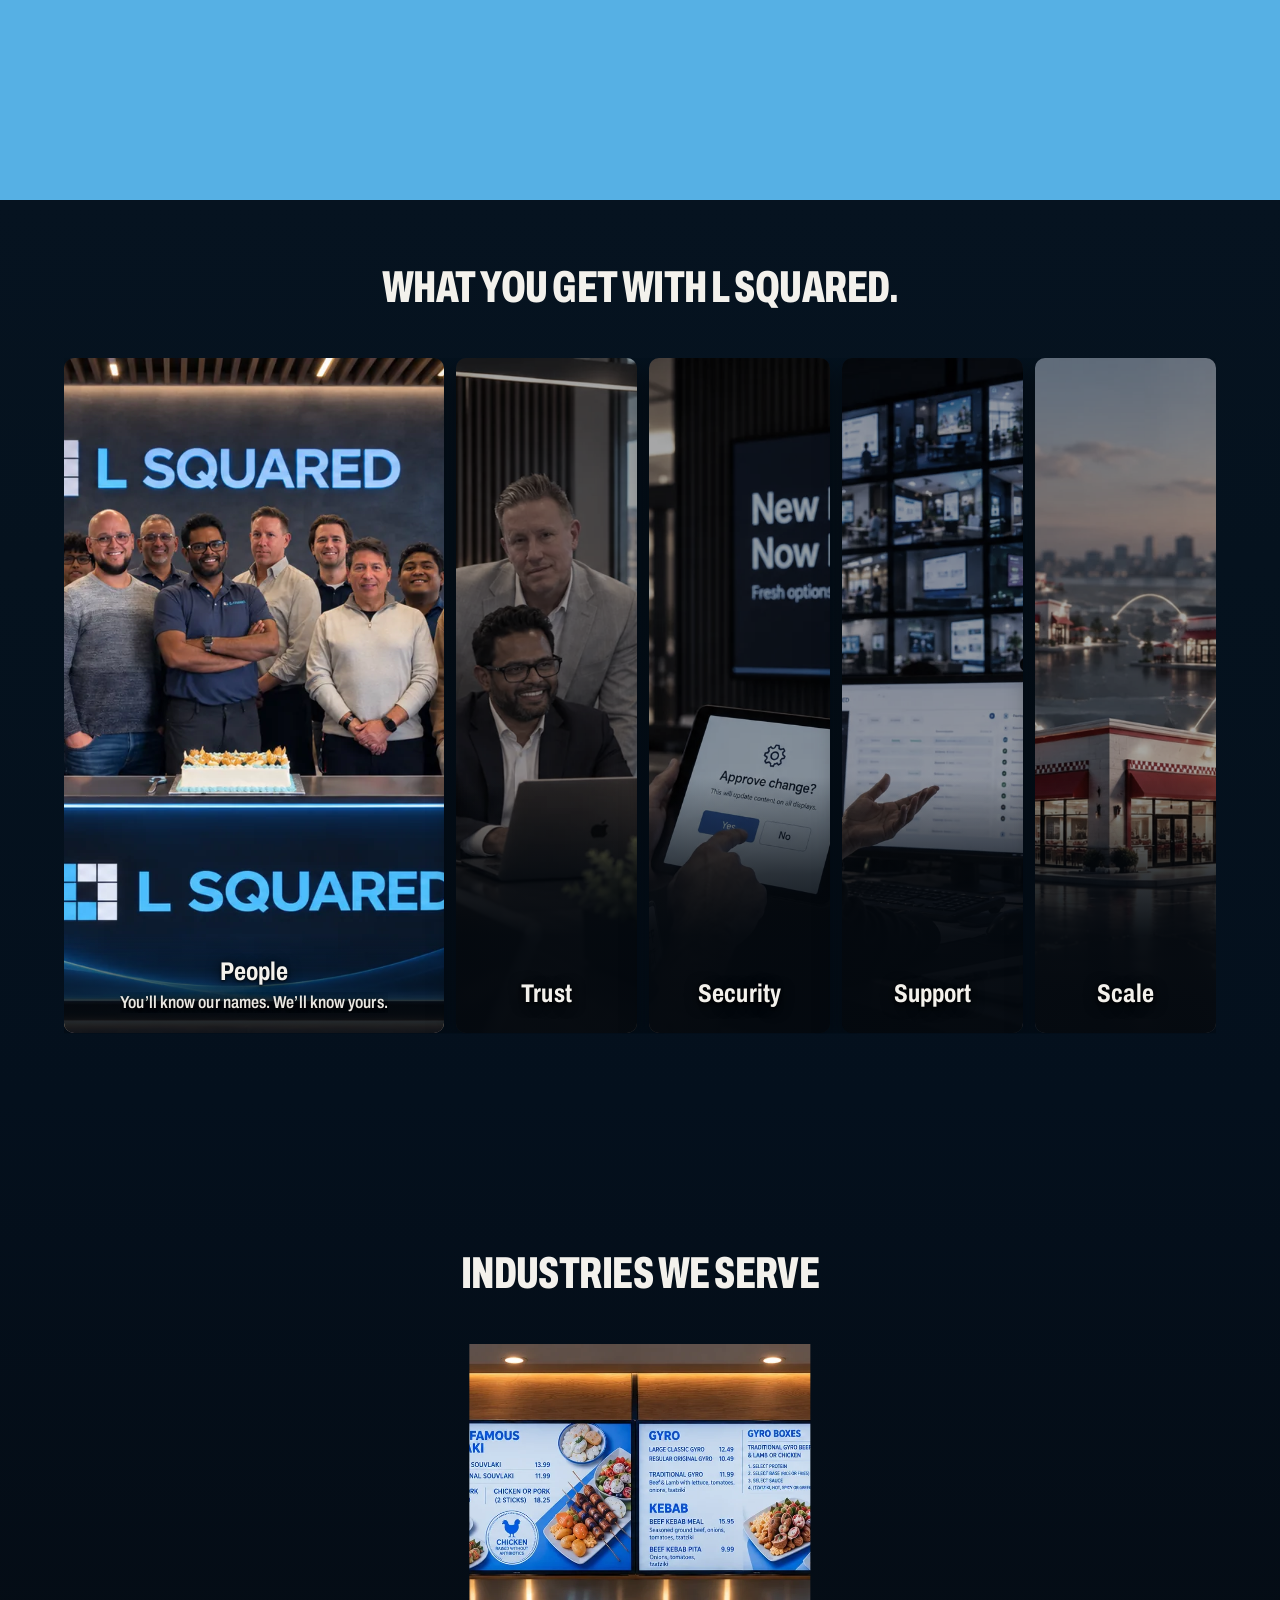
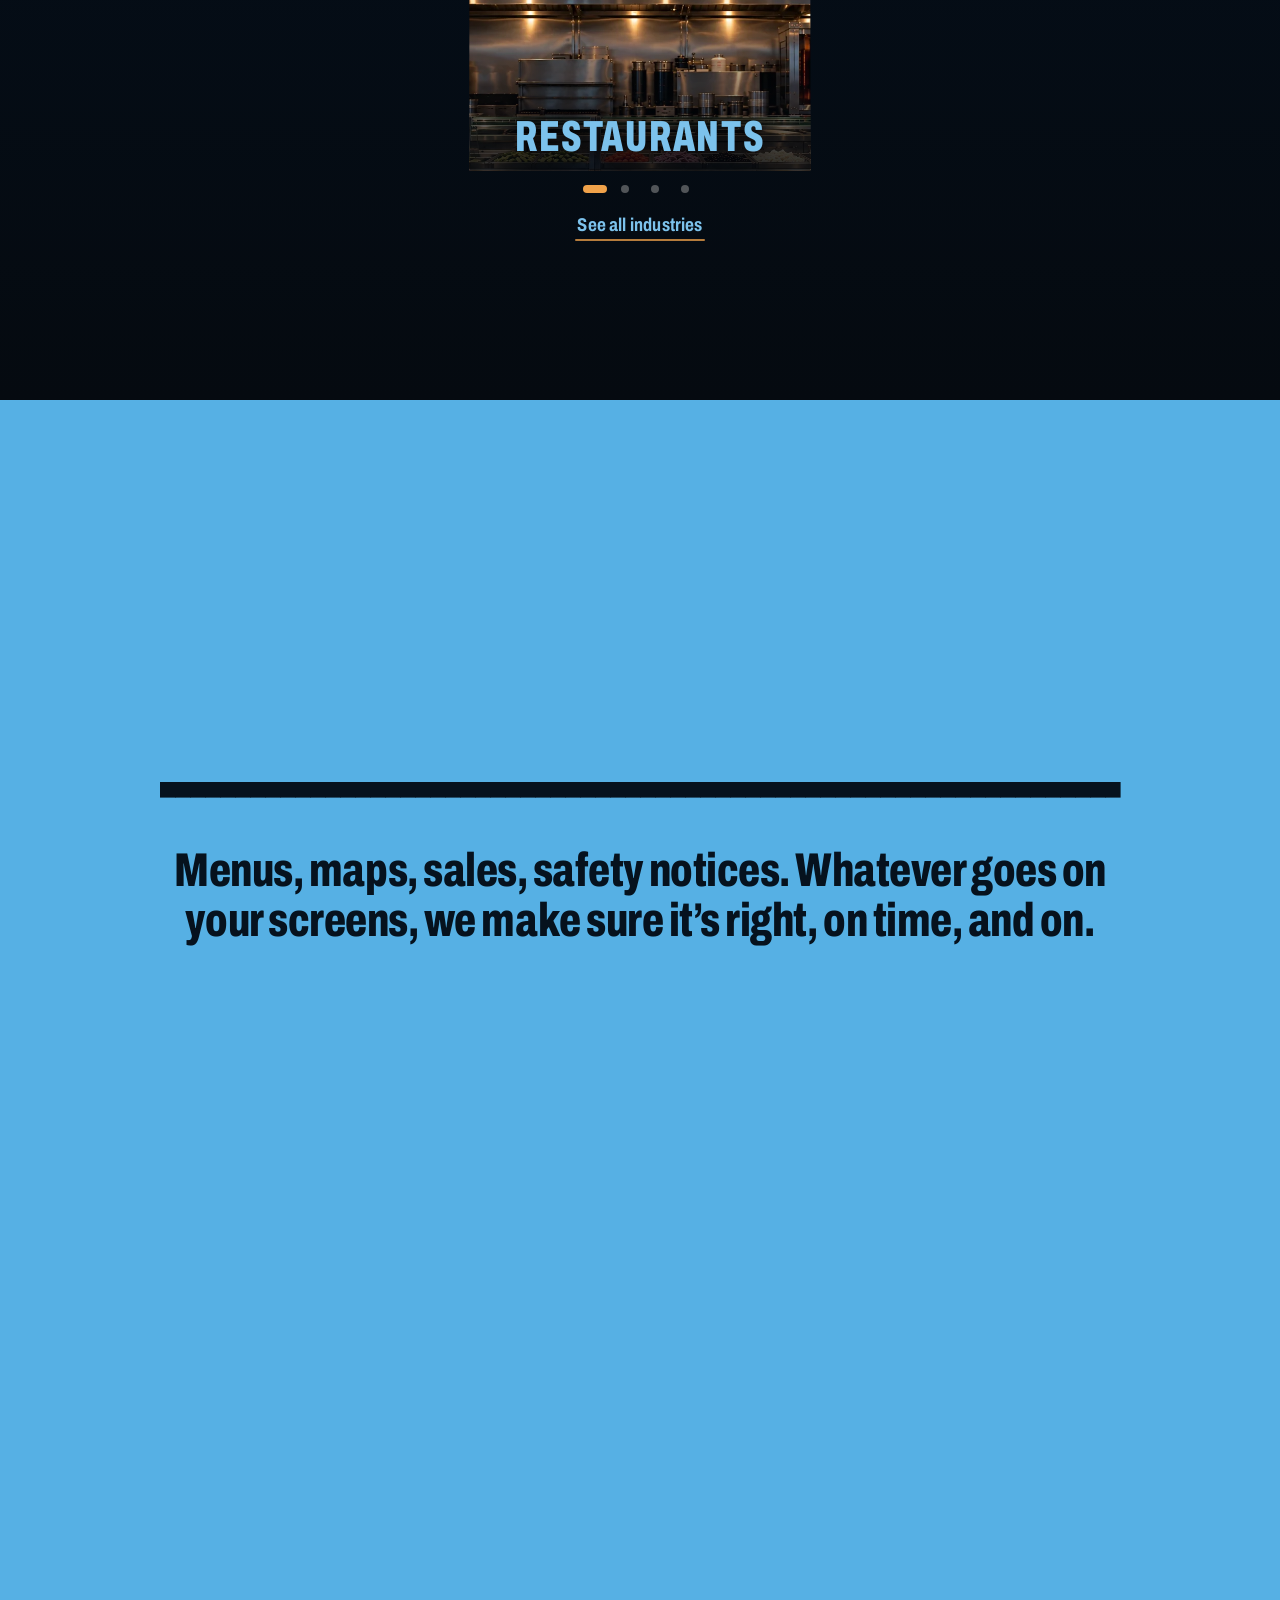
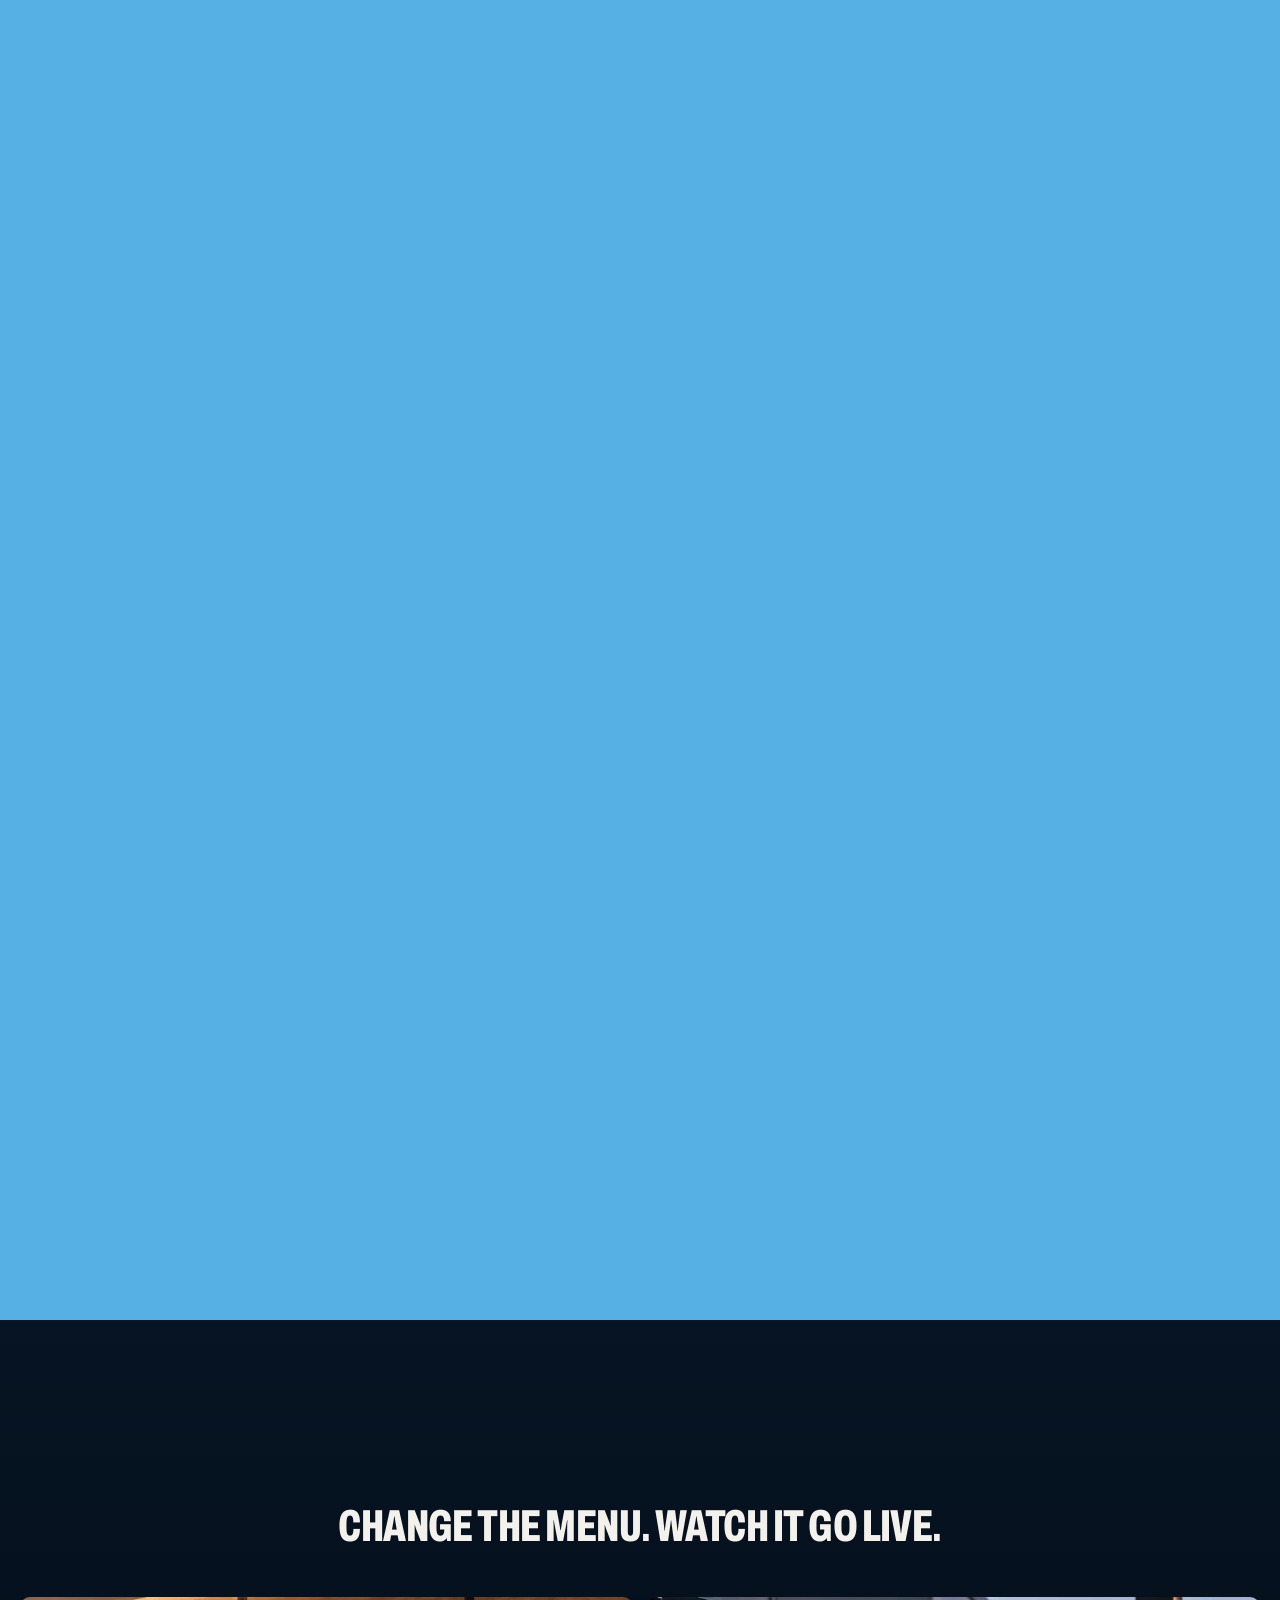
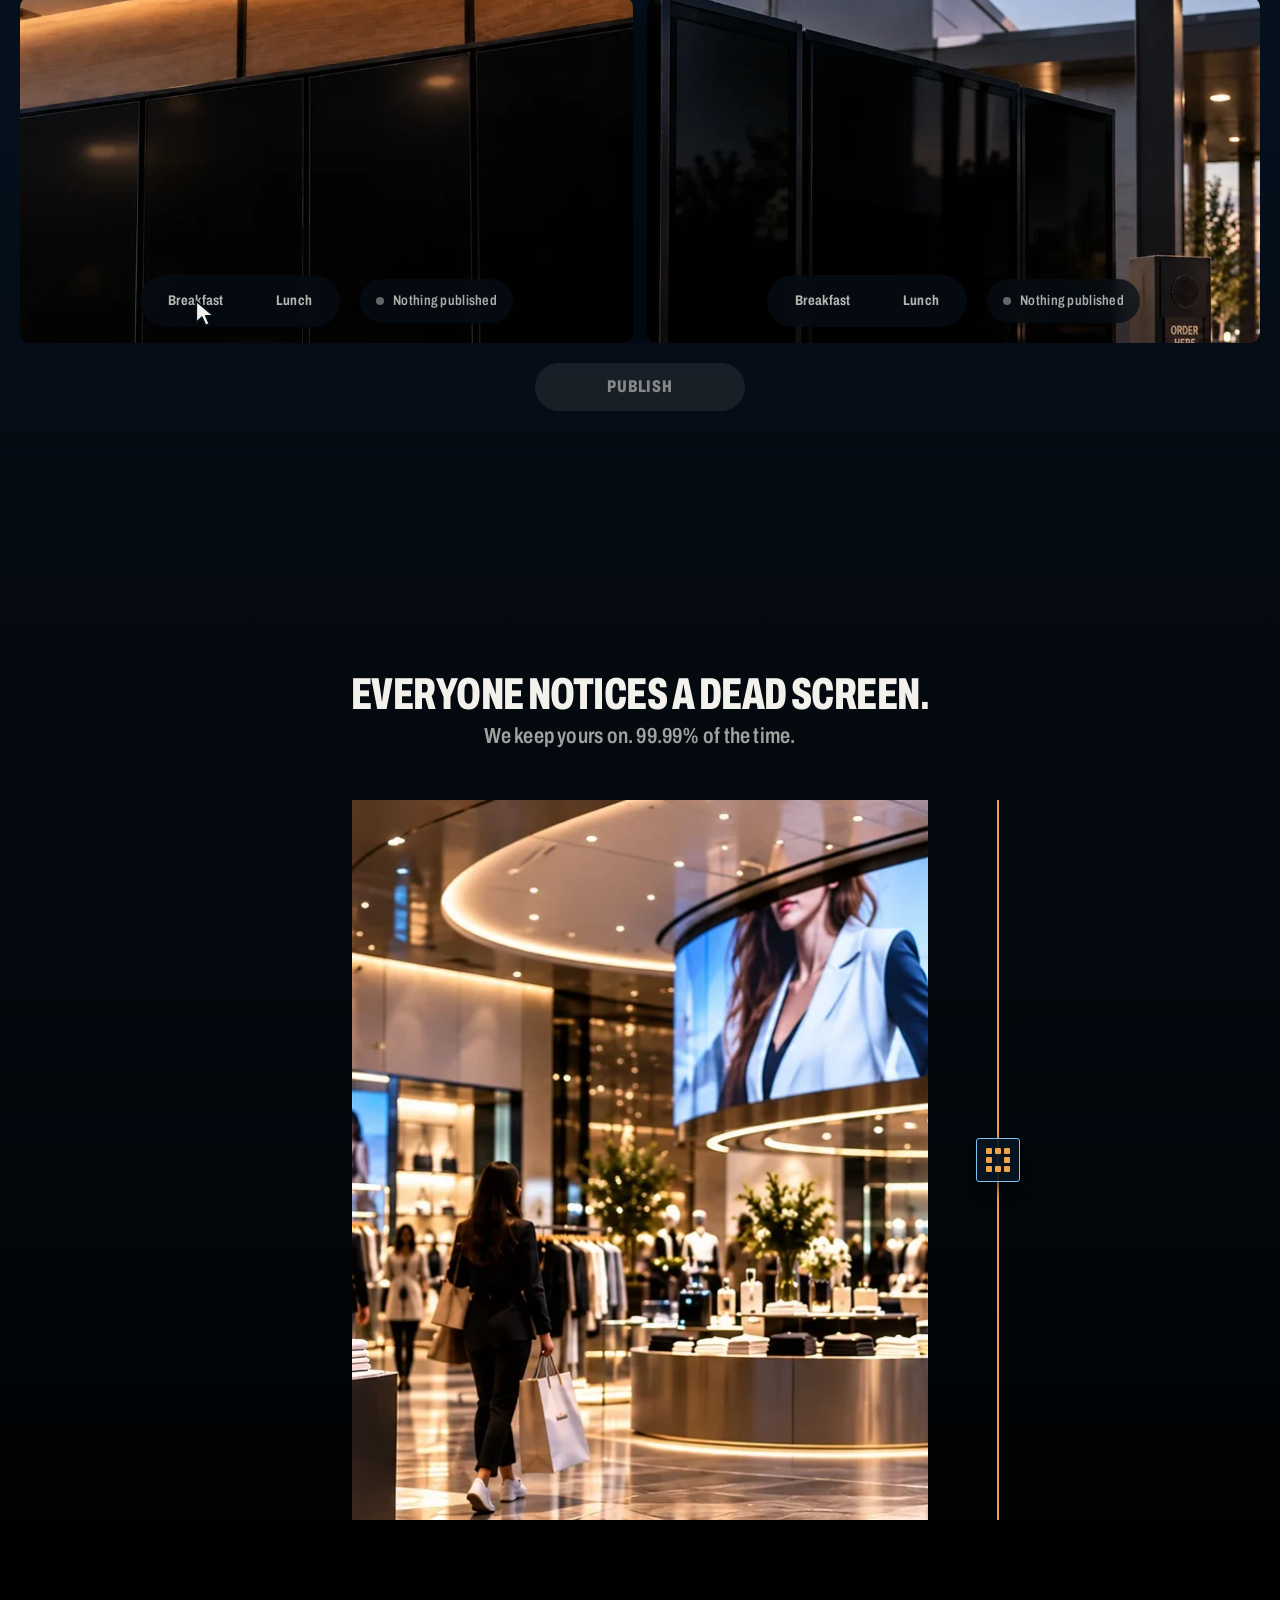
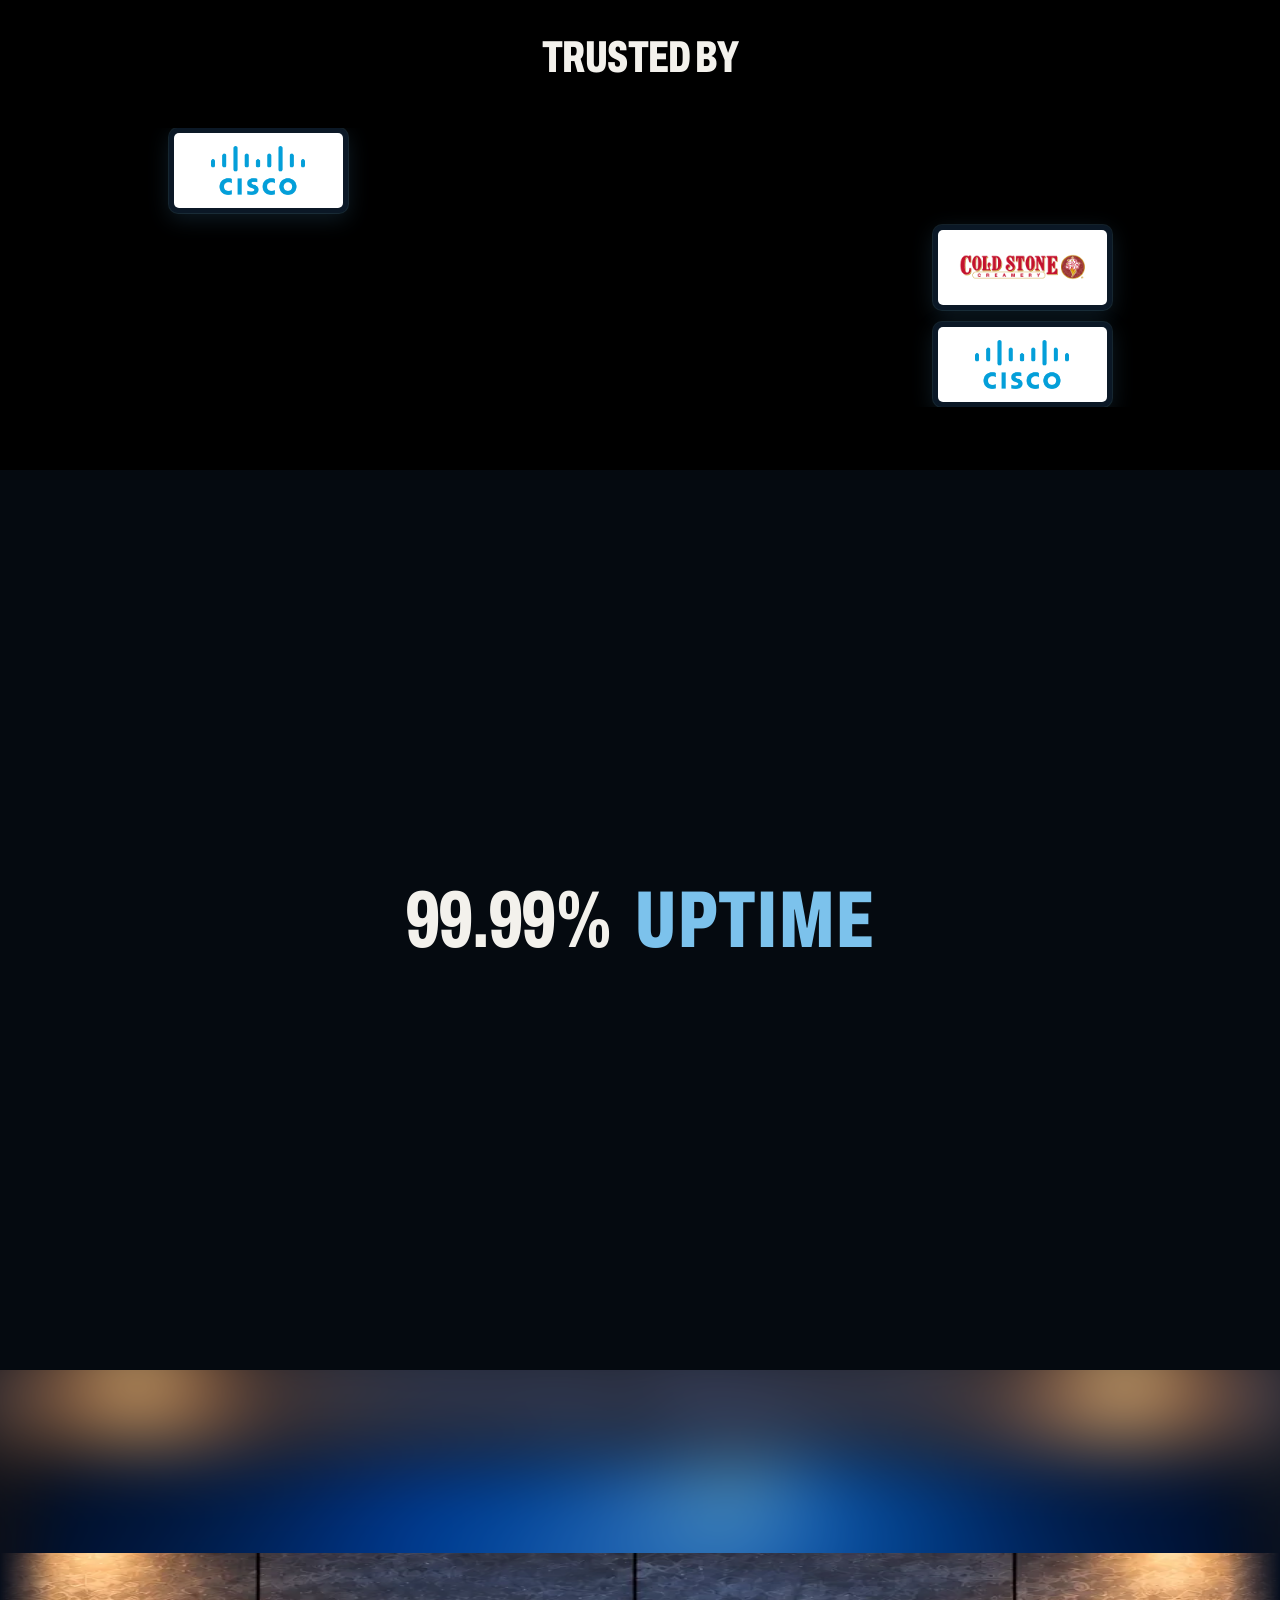
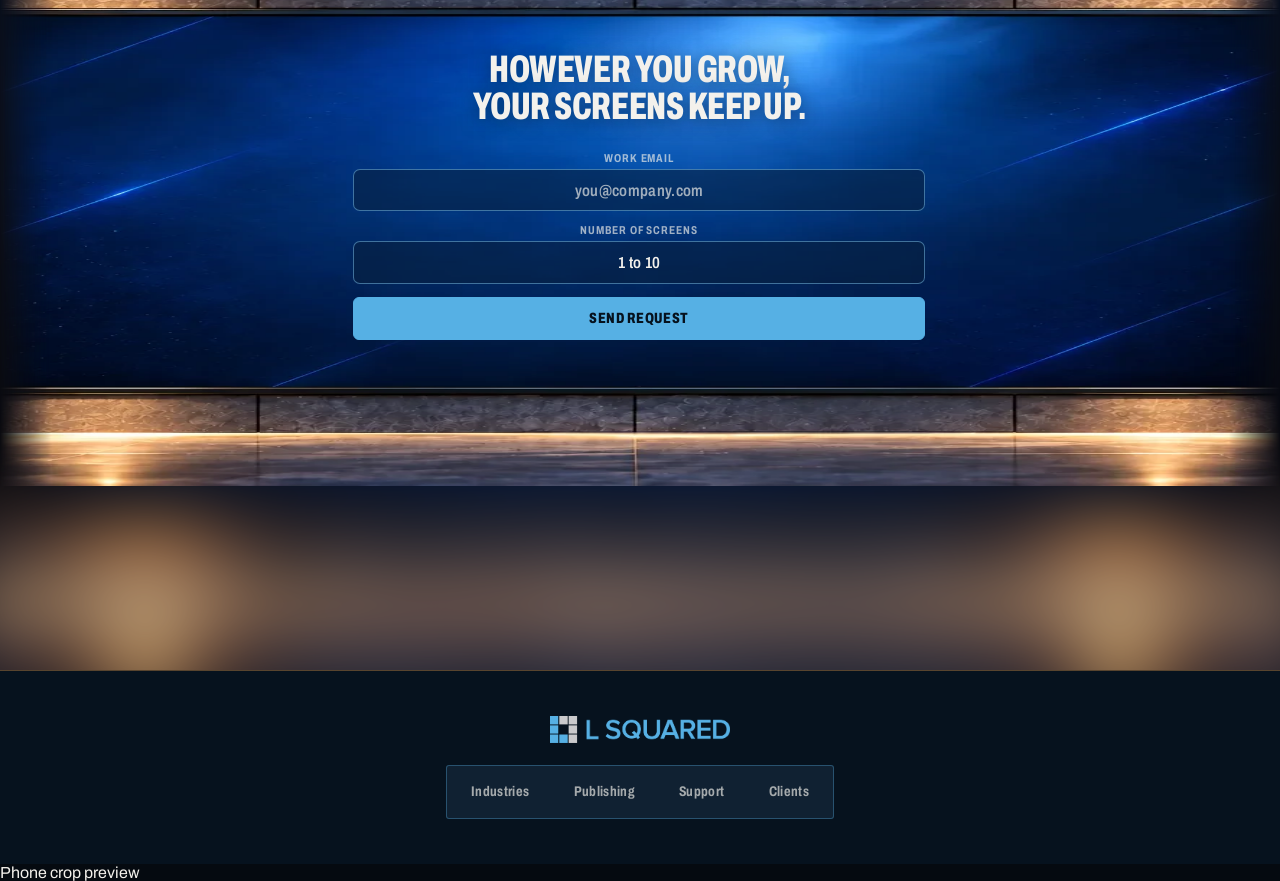
<file: phone-preview.html>
<!doctype html>
<html lang="en">
<head>
<meta charset="utf-8">
<meta name="viewport" content="width=device-width,initial-scale=1">
<meta name="robots" content="noindex,nofollow">
<title>L Squared</title>
<meta name="description" content="L Squared digital signage platform and managed network.">
<link rel="icon" href="data:,">
<script>document.documentElement.className+=' js'+(new URLSearchParams(location.search).get('grounds')==='light'?' grounds-light':'');</script>
<link rel="preload" as="font" type="font/woff2" href="assets/fonts/archivo.woff2" crossorigin>
<link rel="stylesheet" href="css/base.css?v=r76">
<link rel="stylesheet" href="css/hero.css?v=r76">
<link rel="stylesheet" href="css/orbit.css?v=r76">
<link rel="stylesheet" href="css/sections.css?v=r76">
<link rel="stylesheet" href="css/grounds-light.css?v=r76">
<link rel="stylesheet" href="css/mobile.css?v=r76" media="(max-width: 760px)">
<script defer src="js/mobile.js?v=r76"></script>
<link rel="stylesheet" href="css/phone-preview.css?v=p1" media="(max-width: 760px)">
<meta name="robots" content="noindex">
</head>
<body>

<a class="skip" href="#statement">Skip to content</a>

<!-- 0 - TOP BAR : one state, transparent overlay, solid lockup -->
<header class="topbar" id="topbar">
  <div class="topbar__in">
    <a class="topbar__brand" href="#hero" aria-label="L Squared, home">
      <img src="assets/lsquared-logo.png" alt="" width="160" height="34" decoding="async">
    </a>
    <nav class="topbar__nav" aria-label="Main">
      <a href="#industries">Industries</a>
      <a href="#publish">Publishing</a>
      <a href="#reliability">Support</a>
      <a href="#clients">Clients</a>
    </nav>
    <a class="btn btn--sm" href="#demo">Book a demo</a>
  </div>
</header>

<main id="main">
<h1 class="sr-only">L Squared</h1>

<!-- 1 - HERO : copied verbatim from homepage-mock/index.html -->
<section id="hero" aria-label="L Squared">
  <div class="hshot" id="h_shot"><canvas id="h_wall" aria-hidden="true"></canvas><canvas id="h_bloom" aria-hidden="true"></canvas></div>
  <div class="read" id="h_read"><span class="num" id="h_num"></span><span class="word" id="h_word"></span></div>
  <div class="big" id="h_bigA"><div class="bigA">One location.</div></div>
  <div class="big" id="h_bigB"><div class="bigB">One platform.</div></div>
  <div class="hlogo" id="h_logo"><img src="assets/lsquared-logo.png" alt="L Squared"></div>
</section>

<!-- 2 - BLUE STATEMENT -->
<section class="sec" id="statement">
  <canvas class="pixfield" data-fx="pixfield" aria-hidden="true"></canvas>
  <div class="wrap statement__wrap">
    <h2 class="t statement__h">We own the platform.<br>We build the network.</h2>
  </div>
</section>

<canvas class="shed shed--into" data-shed="186,224,246" data-shed-alpha=".8" data-shed-safe="84" aria-hidden="true"></canvas>

<!-- 4 - FIVE STRIPS -->
<section class="sec" id="strips">
  <div class="wrap">
    <h2 class="t strips__title">What you get with L Squared.</h2>
    <div class="stripswrap" data-wipe>
    <div class="strips" data-strips data-open="0">
      <button class="strip is-open" type="button" aria-expanded="true">
        <span class="strip__ph" style="background-image:url(assets/team.webp)"></span>
        <span class="strip__veil" aria-hidden="true"></span>
        <span class="strip__copy">
          <span class="strip__word">People</span>
          <span class="strip__say">You&rsquo;ll know our names. We&rsquo;ll know yours.</span>
        </span>
      </button>
      <button class="strip" type="button" aria-expanded="false">
        <span class="strip__ph" style="background-image:url(assets/meeting.webp)"></span>
        <span class="strip__veil" aria-hidden="true"></span>
        <span class="strip__copy">
          <span class="strip__word">Trust</span>
          <span class="strip__say">We own the company. So we own the problem.</span>
        </span>
      </button>
      <button class="strip" type="button" aria-expanded="false">
        <span class="strip__ph" style="background-image:url(assets/security.webp)"></span>
        <span class="strip__veil" aria-hidden="true"></span>
        <span class="strip__copy">
          <span class="strip__word">Security</span>
          <span class="strip__say">Only your people change your screens.</span>
        </span>
      </button>
      <button class="strip" type="button" aria-expanded="false">
        <span class="strip__ph" style="background-image:url(assets/support.webp)"></span>
        <span class="strip__veil" aria-hidden="true"></span>
        <span class="strip__copy">
          <span class="strip__word">Support</span>
          <span class="strip__say">Call at 3 a.m. Someone picks up.</span>
        </span>
      </button>
      <button class="strip strip--map" type="button" aria-expanded="false" data-maps>
        <span class="strip__ph is-on" style="background-image:url(assets/scale.webp?v=r76)"></span>
        <span class="strip__veil" aria-hidden="true"></span>
        <span class="strip__copy">
          <span class="strip__word">Scale</span>
          <span class="strip__say">One screen or every store you own. Same people.</span>
        </span>
      </button>
    </div>
    </div>
  </div>
</section>

<!-- 5 - INDUSTRIES : type on the ground, the photo completely clean -->
<section id="industries">
  <div class="ind__head">
    <h2 class="t ind__title" id="ind-title">Industries we serve</h2>
    <p class="sr-only" id="ind-name" aria-live="polite">Restaurants</p>
  </div>
  <div class="ind__stage" id="ind-stage" role="group" aria-roledescription="carousel" aria-labelledby="ind-title">
    <div class="ind__slide is-on" id="ind-a"><div class="ind__ph"><p class="ind__cap"><span class="ind__capname"></span></p></div></div>
    <div class="ind__slide" id="ind-b"><div class="ind__ph"><p class="ind__cap"><span class="ind__capname"></span></p></div></div>
    <button type="button" class="ind__arrow ind__arrow--prev" id="ind-prev" aria-label="Previous industry"><svg viewBox="0 0 16 16" width="16" height="16" aria-hidden="true"><path d="M10 2.5 4.5 8l5.5 5.5" fill="none" stroke="currentColor" stroke-width="1.6" stroke-linecap="round" stroke-linejoin="round"/></svg></button>
    <button type="button" class="ind__arrow ind__arrow--next" id="ind-next" aria-label="Next industry"><svg viewBox="0 0 16 16" width="16" height="16" aria-hidden="true"><path d="M6 2.5 11.5 8 6 13.5" fill="none" stroke="currentColor" stroke-width="1.6" stroke-linecap="round" stroke-linejoin="round"/></svg></button>
  </div>
  <a class="ind__cta" href="industries.html">See all industries</a>
</section>

<!-- 5b - THE SENTENCE : the pixels shed and land as one line -->
<section id="independent">
  <div class="fall">
    <canvas id="fall-canvas" aria-hidden="true"></canvas>
    <div class="fall__stage">
      <p class="fall__line" data-words>Menus, maps, sales, safety notices. Whatever goes on your screens, we make sure it&rsquo;s right, on time, and on.</p>
    </div>
  </div>
</section>

<!-- 6 - CHANGE THE MENU LIVE -->
<section class="sec" id="publish">
  <div class="wrap">
    <h2 class="t pub__title">Change the menu. Watch it go live.</h2>
    <div class="pub__rig" data-wipe>
      <div class="pub__scene">
        <div class="pub__shot" id="pub-1">
          <div class="pub__ph is-on" style="background-image:url(assets/phone-preview/menu-blank.webp?v=r76)" data-menu="none"></div>
          <div class="pub__ph" style="background-image:url(assets/phone-preview/menu-breakfast.webp)" data-menu="breakfast"></div>
          <div class="pub__ph" style="background-image:url(assets/phone-preview/menu-lunch.webp)" data-menu="lunch"></div>
          <div class="wipe" aria-hidden="true"></div>
        </div>
        <div class="pub__under">
          <div class="seg" role="radiogroup" aria-label="Counter boards menu to stage" data-scene="1">
            <button type="button" role="radio" aria-checked="false" tabindex="0" data-menu="breakfast">Breakfast</button>
            <button type="button" role="radio" aria-checked="false" tabindex="-1" data-menu="lunch">Lunch</button>
          </div>
          <p class="pub__status is-none"><span class="dot"></span><span class="pub__state">Nothing published</span></p>
        </div>
      </div>
      <div class="pub__scene">
        <div class="pub__shot" id="pub-2">
          <div class="pub__ph is-on" style="background-image:url(assets/phone-preview/drivethru-blank.webp?v=r76)" data-menu="none"></div>
          <div class="pub__ph" style="background-image:url(assets/phone-preview/drivethru.webp)" data-menu="breakfast"></div>
          <div class="pub__ph" style="background-image:url(assets/phone-preview/drivethru-menu.webp)" data-menu="lunch"></div>
          <div class="wipe" aria-hidden="true"></div>
        </div>
        <div class="pub__under">
          <div class="seg" role="radiogroup" aria-label="Drive thru menu to stage" data-scene="2">
            <button type="button" role="radio" aria-checked="false" tabindex="0" data-menu="breakfast">Breakfast</button>
            <button type="button" role="radio" aria-checked="false" tabindex="-1" data-menu="lunch">Lunch</button>
          </div>
          <p class="pub__status is-none"><span class="dot"></span><span class="pub__state">Nothing published</span></p>
        </div>
      </div>
    </div>
    <button type="button" class="btn" id="pub-go">Publish</button>
  </div>
</section>

<!-- 7 - DRAG BAR : one scene, the retail floor -->
<section class="sec" id="reliability">
  <div class="wrap">
    <h2 class="t rely__h">Everyone notices a dead screen.</h2>
    <p class="rely__sub">We keep yours on. 99.99% of the time.</p>
    <div class="rely__frame" data-wipe>
      <div class="rely__stack">
        <div class="rely__ph rely__ph--off" id="rely-off" style="background-image:url(assets/phone-preview/retail-off.webp?v=r76)"></div>
        <div class="rely__ph rely__ph--on" id="rely-on" style="background-image:url(assets/phone-preview/retail-on.webp?v=r76)"></div>
        <div class="rely__handle" id="rely-handle" role="slider" tabindex="0"
             aria-label="Drag to compare dead screens with working screens"
             aria-valuemin="0" aria-valuemax="100" aria-valuenow="76"
             aria-valuetext="76 percent working screens">
          <span class="rely__grip" aria-hidden="true"><i></i><i></i><i></i><i></i><i></i><i></i><i></i><i></i><i></i></span>
        </div>
      </div>
    </div>
  </div>
</section>

<!-- 8 - THIN LOGO BAND (real logo-orbit component) -->
<section id="clients" aria-label="Trusted by">
  <h2 class="t clients__title">Trusted by</h2>
  <div class="clients__row">
    <div class="orbit" data-theme="dark" data-orbit-rings="1" data-orbit-slots="5" aria-label="Clients and partners"></div>
    <figure class="quote">
      <blockquote class="quote__text">Our office and most warehouses are transformed with the new digital displays. It allows us to circulate important business updates and critical information quickly across these facilities. The locations with this technology have quickly realized greater engagement from the employees.</blockquote>
      <figcaption class="quote__by"><img class="quote__logo" src="assets/logos/purolator.png" alt="Purolator" width="126" height="22" decoding="async"></figcaption>
    </figure>
  </div>
</section>

<!-- 9 - THE FIGURES : a full screen moment -->
<section class="sec" id="numbers">
  <canvas class="pixfield" data-fx="pixfield" aria-hidden="true"></canvas>
  <div class="beats" data-wipe>
    <p class="sr-only">99.99% uptime. Under 20 minutes to a reply. Support 24/7. Training in 1 hour. One team, end to end. Screens in 60+ countries. 100+ integrations. SOC 2 Type II.</p>
    <div class="beats__stage" id="beats" aria-hidden="true">
      <div class="beats__line is-on"><span class="beats__fig">99.99%</span><span class="beats__word">Uptime</span></div>
      <div class="beats__line"><span class="beats__fig">Under 20 min</span><span class="beats__word">Reply</span></div>
      <div class="beats__line"><span class="beats__fig">24/7</span><span class="beats__word">Support</span></div>
      <div class="beats__line"><span class="beats__fig">1 hour</span><span class="beats__word">Training</span></div>
      <div class="beats__line"><span class="beats__fig">One team</span><span class="beats__word">End to end</span></div>
      <div class="beats__line"><span class="beats__fig">60+</span><span class="beats__word">Countries</span></div>
      <div class="beats__line"><span class="beats__fig">100+</span><span class="beats__word">Integrations</span></div>
      <div class="beats__line"><span class="beats__fig">SOC 2</span><span class="beats__word">Type II</span></div>
    </div>
  </div>
</section>

<!-- 10 - BOOK A DEMO : the form is what is playing on the middle screen -->
<section class="sec" id="demo">
  <div class="demo__stage">
    <div class="demo__shot">
      <img class="demo__img" src="assets/phone-preview/demo-wall.webp?v=r76" alt="" width="1774" height="887" decoding="async">
    </div>
    <div class="demo__screen">
      <h2 class="t demo__h">However you grow,<br>your screens keep up.</h2>
      <form class="form" id="demo-form" novalidate data-wipe>
        <div class="field">
          <label for="f-email">Work email</label>
          <input id="f-email" name="email" type="email" autocomplete="email" placeholder="you@company.com" aria-describedby="form-note" required>
        </div>
        <div class="field">
          <label for="f-screens">Number of screens</label>
          <select id="f-screens" name="screens">
            <option>1 to 10</option>
            <option>10 to 50</option>
            <option>50 to 250</option>
            <option>250 or more</option>
          </select>
        </div>
        <button class="btn btn--wide" type="submit">Send request</button>
        <p class="form__note" id="form-note" role="status"></p>
      </form>
    </div>
  </div>
</section>

</main>

<footer class="foot">
  <div class="foot__in">
    <img class="foot__logo" src="assets/lsquared-logo.png" alt="L Squared" width="180" height="38" decoding="async">
    <nav class="foot__nav" aria-label="Footer">
      <a href="#industries">Industries</a>
      <a href="#publish">Publishing</a>
      <a href="#reliability">Support</a>
      <a href="#clients">Clients</a>
    </nav>
  </div>
</footer>

<script src="js/herowall.js?v=r76"></script>
<script src="js/hero.js?v=r76"></script>
<script src="js/pixfield.js?v=r76"></script>
<script src="js/fall.js?v=r76"></script>
<script src="js/shed.js?v=r76"></script>
<script src="js/page.js?v=r76"></script>
<script>/* preview: the industry carousel loads its photos from page.js; point them at the crops */
(function(){var fix=function(el){var b=el.style.backgroundImage;if(b&&b.indexOf('phone-preview')<0&&/ind-|mfg-on/.test(b)){el.style.backgroundImage=b.replace('assets/','assets/phone-preview/');}if(el.style.getPropertyValue('--kw')!=='.8')el.style.setProperty('--kw','.8');};
document.querySelectorAll('.ind__ph').forEach(function(el){fix(el);new MutationObserver(function(){fix(el)}).observe(el,{attributes:true,attributeFilter:['style']});});})();</script>
<div class="pv-tag">Phone crop preview</div>
<script src="js/orbit.js?v=r76"></script>
</body>
</html>
</file>
<file: css/base.css>
/* L Squared homepage v7 - base
   Tokens, type, shared containers, chrome. One world: near black, one blue moment. */

@font-face{
  font-family:'Archivo';
  font-style:normal;
  font-weight:100 900;
  font-stretch:62% 125%;
  font-display:swap;
  src:url(../assets/fonts/archivo.woff2) format('woff2');
}

:root{
  --black:#050A10;
  --ink:#06121E;
  --blue:#56B0E4;
  --hi:#7CC2EC;
  --deep:#1A6FA3;
  --paper:#F3F1EC;
  --paper-soft:rgba(243,241,236,.66);
  --band:#102132;
  --hair:rgba(86,176,228,.34);
  --hair-soft:rgba(243,241,236,.14);
  --ease:cubic-bezier(.23,1,.32,1);
  /* one spacing scale for the page, 4 unit base (impeccable layout.md).
     Nothing outside this scale, and the two section level rhythms below. */
  --s1:8px;  --s2:12px; --s3:16px; --s4:20px;
  --s5:32px; --s6:48px; --s7:72px;
  --pad-sec:calc(clamp(30px,7dvh,96px) * var(--k-pad,1));      /* even top and bottom on every section */
  --title:calc(clamp(24px,3.5vw,50px) * var(--k-title,1));         /* r20: every section title is this one size */
  --gap-title:calc(clamp(24px,5.5dvh,52px) * var(--k-gap,1));    /* title group to its content */
  --shadow:0 16px 32px rgba(0,0,0,.55);
}

*{margin:0;box-sizing:border-box}
html{scrollbar-color:var(--deep) var(--black);scroll-behavior:smooth}
/* clip, not hidden: overflow-x:hidden turns the body into a scroll container and
   breaks position:sticky for the section 3 stage. */
html,body{background:var(--black);overflow-x:clip}
body{
  font-family:'Archivo',sans-serif;
  color:var(--paper);
  -webkit-font-smoothing:antialiased;
  text-rendering:optimizeLegibility;
}
img{display:block;max-width:100%}
button,input,select,textarea,a{font-family:inherit}

::selection{background:var(--blue);color:var(--ink)}
::-webkit-scrollbar{width:11px;height:11px}
::-webkit-scrollbar-track{background:var(--black)}
::-webkit-scrollbar-thumb{background:#16394F;border:3px solid var(--black);border-radius:0}
::-webkit-scrollbar-thumb:hover{background:var(--deep)}

:where(a,button,input,select,[tabindex]):focus-visible{
  outline:2px solid var(--blue);
  outline-offset:4px;
  border-radius:2px;
}
/* elements that clip their own children draw the ring inside */
.strip:focus-visible,.rely__handle:focus-visible,
.ind__tabs button:focus-visible,.seg button:focus-visible{outline-offset:-3px}

.sr-only{position:absolute;width:1px;height:1px;padding:0;margin:-1px;overflow:hidden;
  clip:rect(0 0 0 0);clip-path:inset(50%);white-space:nowrap;border:0}

.skip{position:fixed;left:50%;top:-100px;transform:translateX(-50%);z-index:200;
  background:var(--band);color:var(--paper);border:1px solid var(--hair);border-radius:2px;
  min-height:44px;display:inline-flex;align-items:center;
  padding:0 22px;font-stretch:76%;font-weight:700;font-size:13px;letter-spacing:.06em;
  text-transform:uppercase;text-decoration:none;transition:top 200ms var(--ease)}
.skip:focus{top:12px}

/* ---------------------------------------------------------------- type */
/* One character for every small line on the page: condensed Archivo with real
   weight. Nothing on this page is allowed to read as plain placeholder text. */
.small{font-stretch:76%;font-weight:700;letter-spacing:.025em}
.t{font-stretch:64%;font-weight:800;text-transform:uppercase;letter-spacing:-.012em;line-height:.92}

/* ---------------------------------------------------------------- shared shells */
.sec{
  position:relative;width:100%;overflow:hidden;
  padding:var(--pad-sec) clamp(20px,5vw,64px);
  min-height:100dvh;
  display:flex;flex-direction:column;align-items:center;justify-content:center;text-align:center;
}
.wrap{width:100%;max-width:1180px;margin:0 auto;display:flex;flex-direction:column;align-items:center}

/* every photo lives inside a frame, every small line inside a solid band */
.frame{
  position:relative;overflow:hidden;
  border:1px solid var(--hair);border-radius:3px;
  background:#0A1826;box-shadow:var(--shadow);
}

.band{
  position:absolute;left:0;right:0;bottom:0;height:var(--bandh,46px);
  background:var(--band);border-top:1px solid var(--hair);
  display:flex;align-items:center;justify-content:center;gap:10px;padding:0 14px;
  font-stretch:76%;font-weight:700;font-size:clamp(15px,1.5vw,19px);
  letter-spacing:.025em;color:var(--paper);
}
.band .dot{width:8px;height:8px;border-radius:50%;background:#37D67A;flex:0 0 auto}

/* ---------------------------------------------------------------- buttons */
.btn{
  display:inline-flex;align-items:center;justify-content:center;
  min-height:48px;padding:0 32px;
  font-family:inherit;font-stretch:72%;font-weight:800;text-transform:uppercase;
  font-size:clamp(14px,1.35vw,17px);letter-spacing:.045em;
  color:var(--ink);background:var(--blue);border:1px solid var(--blue);border-radius:999px;
  text-decoration:none;cursor:pointer;
  transition:transform 140ms var(--ease),background-color 200ms var(--ease);
}
.btn--sm{min-height:44px;padding:0 18px;font-size:13px}
.btn--wide{width:100%}
.btn:active{transform:scale(.97)}
@media (hover:hover) and (pointer:fine){
  .btn:hover{background:var(--hi);border-color:var(--hi)}
}

/* ---------------------------------------------------------------- top bar */
.topbar{
  position:fixed;inset:0 0 auto 0;z-index:120;
  display:flex;justify-content:center;
  padding:12px clamp(14px,4vw,32px);
  background:none;pointer-events:none;
  transition:transform 320ms var(--ease);
}
.topbar{transform:translateY(calc(-100% - 18px))}
.topbar.is-here{transform:translateY(0)}
.topbar__in{
  pointer-events:auto;
  display:flex;align-items:center;gap:clamp(10px,2vw,28px);
  padding:8px 8px 8px 18px;
  background:var(--band);border:1px solid var(--hair);border-radius:3px;
  box-shadow:0 10px 22px rgba(0,0,0,.55);
}
.topbar__brand{display:flex;align-items:center;min-height:44px;line-height:0}
.topbar__brand img{width:clamp(104px,10vw,148px);height:auto}
.topbar__nav{display:flex;align-items:center;gap:clamp(10px,1.7vw,24px)}
.topbar__nav a{
  display:inline-flex;align-items:center;min-height:44px;padding:0 2px;
  font-stretch:76%;font-weight:700;font-size:14px;letter-spacing:.025em;
  color:var(--paper-soft);text-decoration:none;
  border-bottom:1px solid transparent;
  transition:color 200ms var(--ease),border-color 200ms var(--ease);
}
@media (hover:hover) and (pointer:fine){
  .topbar__nav a:hover{color:var(--paper);border-bottom-color:var(--blue)}
}
.topbar__nav a:active{color:var(--blue)}

@media (max-width:860px){
  .topbar__nav{display:none}
  .topbar__in{padding:8px 8px 8px 14px}
}

/* ---------------------------------------------------------------- reveal: the L mark wipes in */
[data-wipe]{position:relative;container-type:inline-size}
.js [data-wipe]{
  clip-path:inset(0 100% 0 0);
  transition:clip-path 780ms var(--ease);
}
.js [data-wipe].is-in{clip-path:inset(0 0 0 0)}
[data-wipe]::after{
  content:"";position:absolute;top:0;bottom:0;left:0;width:14px;z-index:9;
  background:repeating-linear-gradient(180deg,var(--blue) 0 5px,transparent 5px 10px);
  opacity:0;pointer-events:none;
}
[data-wipe].is-in::after{animation:markpass 780ms var(--ease) forwards}
@keyframes markpass{
  0%{opacity:.85;transform:translateX(-14px)}
  92%{opacity:.35}
  100%{opacity:0;transform:translateX(100cqw)}
}

/* ---------------------------------------------------------------- footer */
.foot{background:var(--ink);border-top:1px solid var(--hair-soft);padding:clamp(28px,5vh,54px) clamp(20px,5vw,64px)}
.foot__in{max-width:1180px;margin:0 auto;display:flex;flex-direction:column;align-items:center;gap:22px}
.foot__logo{width:clamp(130px,14vw,180px);height:auto}
.foot__nav{
  display:flex;flex-wrap:wrap;justify-content:center;gap:4px;
  padding:4px;background:var(--band);border:1px solid var(--hair);border-radius:3px;
}
.foot__nav a{
  display:inline-flex;align-items:center;min-height:44px;padding:0 clamp(10px,1.6vw,20px);
  font-stretch:76%;font-weight:700;font-size:14px;letter-spacing:.025em;
  color:var(--paper-soft);text-decoration:none;border-radius:2px;
  transition:color 200ms var(--ease),background-color 200ms var(--ease);
}
@media (hover:hover) and (pointer:fine){.foot__nav a:hover{color:var(--paper);background:rgba(243,241,236,.08)}}
.foot__nav a:active{color:var(--blue)}

@media (prefers-reduced-motion:reduce){
  html{scroll-behavior:auto}
  *{animation-duration:.001ms !important;animation-iteration-count:1 !important}
  .js [data-wipe]{clip-path:none;transition:none}
  [data-wipe]::after{display:none}
  .topbar{transition:none}
}
</file>
<file: css/hero.css>
/* ===================== 1 . HERO (animated) =====================
   LOCKED. Copied verbatim from homepage-mock/index.html. Do not restyle or retime. */
/* r4 item 1: the photo fills the whole hero and the count sits in the centre
   over it. Only the placement and the legibility treatment changed; the type,
   the timings, the tap to skip and everything from "One location." on are
   exactly as the mock left them. */
#hero{height:100svh;min-height:480px;position:relative;overflow:hidden;background:var(--black);display:block}
#hero .hshot{position:absolute;inset:0;width:100%;height:100%;overflow:hidden;background:#000;transition:opacity 1s var(--ease)}
/* r18: the count is a code-drawn wall of glowing screens (js/herowall.js). One canvas for the wall,
   one blurred copy over it for the bloom. No photographs, no dark pool: the screens behind the words dim themselves. */
#hero .hshot canvas{position:absolute;inset:0;width:100%;height:100%;display:block}
#hero #h_bloom{filter:blur(30px) saturate(1.55) brightness(1.12);mix-blend-mode:screen;opacity:.88;pointer-events:none}
#hero .read{position:absolute;inset:0;z-index:2;display:flex;align-items:center;justify-content:center;
  gap:calc(min(clamp(54px,15svh,150px),12.6vw) * .28);padding:0 4vw;text-align:center;flex-wrap:wrap;
  text-shadow:0 2px 26px rgba(0,0,0,.92),0 1px 3px rgba(0,0,0,.8);
  transition:opacity 1s var(--ease)}
/* The ONLY change to the locked hero: the existing size is wrapped in min() so
   "Infinite screens" cannot overflow a phone. At 1130x520 and 1440x900 the vw
   term is larger than the svh term, so the computed size is unchanged there. */
#hero .num{font-stretch:64%;font-weight:800;line-height:.9;letter-spacing:-.02em;font-variant-numeric:tabular-nums;
  font-size:min(clamp(54px,15svh,150px),12.6vw);color:var(--paper)}
#hero .word{font-stretch:64%;font-weight:800;text-transform:uppercase;letter-spacing:.02em;
  font-size:min(clamp(54px,15svh,150px),12.6vw);line-height:.9;color:var(--paper)}
#hero .num:empty{display:none}
#hero.end .hshot,#hero.end .read{opacity:0}
#hero .big{position:absolute;inset:0;display:grid;place-items:center;text-align:center;padding:0 5vw;
  opacity:0;transition:opacity 1.5s var(--ease);pointer-events:none}
#hero .big.on{opacity:1}
#hero .bigA{font-stretch:64%;font-weight:800;text-transform:uppercase;letter-spacing:-.015em;line-height:.9;
  font-size:clamp(48px,13.5vw,240px);color:var(--paper);white-space:nowrap}
/* set like the L Squared wordmark: wide, geometric, blue */
#hero .bigB{font-stretch:118%;font-weight:600;text-transform:uppercase;letter-spacing:.01em;line-height:1;
  font-size:clamp(30px,7.6vw,132px);color:var(--blue);white-space:nowrap}
#hero .hlogo{position:absolute;left:50%;top:50%;width:min(80vw,1180px);transform:translate(-50%,-50%);
  opacity:0;transition:opacity 1.2s var(--ease);pointer-events:none}
#hero .hlogo.on{opacity:1}
#hero .hlogo img{display:block;width:100%;height:auto;clip-path:inset(0 84.6% 0 0);transform:translateX(42.4%);
  transition:clip-path 1.7s var(--ease),transform 1.7s var(--ease)}
#hero .hlogo.full img{clip-path:inset(0 0 0 0);transform:translateX(0)}
@media (prefers-reduced-motion:reduce){#hero .big,#hero .hlogo,#hero .hlogo img{transition:none}}
</file>
<file: css/orbit.css>
/* ==========================================================================
   L Squared - Logo Orbit
   Mountable block. All styles namespaced under .orbit.
   Themes: <section class="orbit" data-theme="dark">  -> near-black band
           <section class="orbit" data-theme="light"> -> cream band
   ========================================================================== */

.orbit {
  /* Palette */
  --orbit-accent: #56B0E4;
  --orbit-mark-grey: #CBCDCF;

  /* Easing (Emil curves) */
  --orbit-ease-out: cubic-bezier(0.23, 1, 0.32, 1);
  --orbit-ease-in-out: cubic-bezier(0.77, 0, 0.175, 1);

  /* Geometry - read by orbit.js via getComputedStyle */
  --orbit-stage-h: 720px;
  --orbit-mark-size: 220px;
  --orbit-logo-w: 200px;
  --orbit-logo-h: 80px;

  position: relative;
  display: block;
  box-sizing: border-box;
  width: 100%;
  overflow: hidden; /* contains the orbit field on narrow viewports */
  padding: clamp(56px, 7vw, 104px) clamp(16px, 5vw, 64px) clamp(48px, 6vw, 88px);
  background: var(--orbit-bg);
  color: var(--orbit-ink);
  font-family: ui-sans-serif, -apple-system, "Segoe UI", Inter, Helvetica, Arial, sans-serif;
  -webkit-font-smoothing: antialiased;
}

.orbit *,
.orbit *::before,
.orbit *::after { box-sizing: border-box; }

.orbit[data-theme="dark"] {
  --orbit-bg: #0B0C0D;
  --orbit-ink: #F3F1EC;
  --orbit-ink-soft: rgba(243, 241, 236, 0.58);
  --orbit-hairline: rgba(243, 241, 236, 0.14);
  --orbit-portal-glow: rgba(86, 176, 228, 0.34);
}

.orbit[data-theme="light"] {
  --orbit-bg: #FAF9F5;
  --orbit-ink: #0B0C0D;
  --orbit-ink-soft: rgba(11, 12, 13, 0.56);
  --orbit-hairline: rgba(11, 12, 13, 0.12);
  --orbit-portal-glow: rgba(86, 176, 228, 0.28);
}

/* ---------- Headline ---------------------------------------------------- */

.orbit__head {
  margin: 0 auto clamp(20px, 3vw, 40px);
  max-width: 34ch;
  text-align: center;
  font-size: clamp(1.5rem, 1.05rem + 1.9vw, 2.75rem);
  line-height: 1.08;
  letter-spacing: -0.022em;
  font-weight: 560;
  color: var(--orbit-ink);
}

/* ---------- Stage ------------------------------------------------------- */

.orbit__stage {
  position: relative;
  width: 100%;
  max-width: 1120px;
  height: var(--orbit-stage-h);
  margin: 0 auto;
  perspective: 1100px;
  perspective-origin: 50% 50%;
  touch-action: pan-y;         /* vertical page scroll stays native; we take X */
  cursor: grab;
}

.orbit__stage.is-dragging { cursor: grabbing; }

/* ---------- The mark (3x3, open centre) --------------------------------- */

.orbit__mark {
  position: absolute;
  left: 50%;
  top: 50%;
  width: var(--orbit-mark-size);
  height: var(--orbit-mark-size);
  margin-left: calc(var(--orbit-mark-size) / -2);
  margin-top: calc(var(--orbit-mark-size) / -2);
  transform-style: preserve-3d;
  will-change: transform;
  z-index: 50;                 /* logos sit at 20 (behind) or 80 (in front) */
  pointer-events: none;
}

/* The eight solid squares are drawn on this canvas as a fine grid of cells
   that scatter around the pointer. It overspills the mark box (scale must
   match MOSAIC_OVERSPILL in orbit.js) so a scattered cell is never clipped. */
.orbit__mosaic {
  position: absolute;
  left: 50%;
  top: 50%;
  width: 180%;
  height: 180%;
  transform: translate(-50%, -50%);
  pointer-events: none;
}

.orbit__cell {
  position: absolute;
  width: 30.6%;
  height: 30.6%;
}

/* The open middle cell is the portal: no fill, just a breathing rim. */
.orbit__portal {
  background: none;
  border-radius: 1px;
}

.orbit__portal::after {
  content: "";
  position: absolute;
  inset: -6%;
  border-radius: 2px;
  /* v7: the zero-offset halo is removed. A crisp rim only. */
  box-shadow: 0 0 0 1px var(--orbit-portal-glow);
  opacity: var(--orbit-portal-energy, 0);
  transition: opacity 320ms var(--orbit-ease-out);
}

/* ---------- Logo field -------------------------------------------------- */

.orbit__field {
  position: absolute;
  inset: 0;
  transform-style: preserve-3d;
}

.orbit__logo {
  position: absolute;
  left: 50%;
  top: 50%;
  width: 0;
  height: 0;
  padding: 0;
  margin: 0;
  border: 0;
  background: none;
  font: inherit;
  color: inherit;
  pointer-events: none;        /* hit area lives on .orbit__art */
  will-change: transform;
  z-index: 20;
}

.orbit__art {
  position: absolute;
  left: 0;
  top: 0;
  width: var(--orbit-logo-w);
  height: var(--orbit-logo-h);
  margin-left: calc(var(--orbit-logo-w) / -2);
  margin-top: calc(var(--orbit-logo-h) / -2);
  display: block;
  padding: 0;
  border: 0;
  background: none;
  font: inherit;
  color: inherit;
  -webkit-appearance: none;
  appearance: none;
  pointer-events: auto;
  cursor: pointer;
  will-change: transform, opacity;
  backface-visibility: hidden;
}

.orbit__img {
  position: absolute;
  inset: 0;
  width: 100%;
  height: 100%;
  object-fit: contain;
  -webkit-user-drag: none;
  user-select: none;
  transition: opacity 220ms var(--orbit-ease-out);
}

/* Resting state: alpha-preserving monochrome, tuned per logo tone + theme.
   The filters are static per theme, never animated - only opacity crossfades. */
.orbit__img--mono { opacity: 1; }
.orbit__img--color { opacity: 0; }

.orbit[data-theme="light"] .orbit__logo[data-tone="dark"] .orbit__img--mono {
  filter: grayscale(1) contrast(1.04) brightness(0.5);
}
.orbit[data-theme="light"] .orbit__logo[data-tone="light"] .orbit__img--mono {
  filter: grayscale(1) invert(1) contrast(1.04) brightness(0.5);
}
.orbit[data-theme="dark"] .orbit__logo[data-tone="light"] .orbit__img--mono {
  filter: grayscale(1) brightness(1.5);
}
.orbit[data-theme="dark"] .orbit__logo[data-tone="dark"] .orbit__img--mono {
  filter: grayscale(1) invert(1) brightness(1.35);
}

/* Full colour on activation, but only where the original artwork is legible
   against this theme's band. See data-safe in orbit.js. */
.orbit[data-theme="dark"] .orbit__logo[data-safe~="dark"].is-active .orbit__img--color,
.orbit[data-theme="light"] .orbit__logo[data-safe~="light"].is-active .orbit__img--color {
  opacity: 1;
}
.orbit[data-theme="dark"] .orbit__logo[data-safe~="dark"].is-active .orbit__img--mono,
.orbit[data-theme="light"] .orbit__logo[data-safe~="light"].is-active .orbit__img--mono {
  opacity: 0;
}

/* ---------- Label ------------------------------------------------------- */

.orbit__label {
  position: absolute;
  left: 0;
  top: calc(var(--orbit-logo-h) / 2 + 16px);
  width: 224px;
  margin-left: -112px;
  text-align: center;
  pointer-events: none;
  opacity: 0;
  transform: translateY(-4px);
  transition: opacity 180ms var(--orbit-ease-out),
              transform 220ms var(--orbit-ease-out);
}

.orbit__logo.is-active .orbit__label {
  opacity: 1;
  transform: translateY(0);
}

.orbit__name {
  display: block;
  font-size: 0.8125rem;
  font-weight: 600;
  letter-spacing: -0.005em;
  line-height: 1.3;
  color: var(--orbit-ink);
}

.orbit__industry {
  display: block;
  margin-top: 2px;
  font-size: 0.6875rem;
  font-weight: 500;
  letter-spacing: 0.07em;
  text-transform: uppercase;
  color: var(--orbit-ink-soft);
}

/* Focus ring - keyboard only, drawn around the art box. */
.orbit__art:focus-visible {
  outline: 2px solid var(--orbit-accent);
  outline-offset: 8px;
  border-radius: 2px;
}
.orbit__art:focus:not(:focus-visible) { outline: none; }

/* Press feedback. In the animated mode JS owns .orbit__art's transform and
   folds the press into the same matrix, so CSS only handles the static mode. */
@media (hover: hover) and (pointer: fine) {
  .orbit[data-static="true"] .orbit__art:active { transform: scale(0.97); }
}

/* ---------- Screen-reader client list ----------------------------------- */

.orbit__sr {
  position: absolute;
  width: 1px;
  height: 1px;
  padding: 0;
  margin: -1px;
  overflow: hidden;
  clip: rect(0 0 0 0);
  clip-path: inset(50%);
  white-space: nowrap;
  border: 0;
}

/* ---------- Responsive -------------------------------------------------- */

@media (max-width: 1100px) {
  .orbit {
    --orbit-stage-h: 500px;
    --orbit-mark-size: 118px;
    --orbit-logo-w: 108px;
    --orbit-logo-h: 44px;
  }
}

@media (max-width: 720px) {
  .orbit {
    --orbit-stage-h: 400px;
    --orbit-mark-size: 92px;
    --orbit-logo-w: 84px;
    --orbit-logo-h: 34px;
  }
  .orbit__label { width: 168px; margin-left: -84px; top: calc(var(--orbit-logo-h) / 2 + 12px); }
  .orbit__stage { perspective: 800px; }
}

/* ---------- Reduced motion ---------------------------------------------- */
/* Not "no animation" - no movement. Colour and opacity still communicate. */

@media (prefers-reduced-motion: reduce) {
  .orbit__mark,
  .orbit__cell,
  .orbit__logo { transition: none !important; }

  .orbit__art {
    transition: transform 180ms var(--orbit-ease-out);
  }
  .orbit__portal::after { transition: none; }
  .orbit__stage { cursor: default; }
}

.orbit[data-static="true"] .orbit__logo.is-active .orbit__art {
  transform: scale(1.12);
}
</file>
<file: css/sections.css>
/* L Squared homepage v7 - sections 2 to 11 */

/* ===================== 2 . BLUE STATEMENT ===================== */
/* r6: one flat blue slab, exactly one viewport tall, with clean edges top and
   bottom. The ramps are gone: they made the blue area read off centre and let
   the colour bleed into the section below. */
#statement{
  background:var(--blue);color:var(--ink);
  min-height:100dvh;height:100dvh;
}
#statement .pixfield{position:absolute;inset:0;width:100%;height:100%;display:block;pointer-events:none}
.statement__wrap{position:relative;z-index:2}
.statement__h{color:var(--ink);font-size:clamp(38px,7.2vw,108px)}

/* ===================== 3 . INDEPENDENT =====================
   The pixels shed out of the blue and land as ONE centred line. The sentence
   sits directly under that line. Runway is short enough that the last word
   lights just before the section ends: no dead static screen at the bottom. */
#independent{
  position:relative;height:280dvh;   /* r58: a longer runway so the quote fills slowly */
  background:var(--blue);   /* the second blue moment, flat, clean edges */
}
.fall{position:sticky;top:0;height:100dvh;overflow:hidden}
#fall-canvas{position:absolute;inset:0;width:100%;height:100%;display:block}
.fall__stage{position:absolute;inset:0;display:flex;align-items:center;justify-content:center;
  padding:0 clamp(20px,5vw,64px)}
.fall__line{
  position:relative;z-index:1;
  max-width:min(26ch,80vw);text-align:center;text-wrap:balance;
  margin-top:clamp(56px,10dvh,104px);       /* sits directly under the landed line */
  font-stretch:70%;font-weight:800;letter-spacing:-.012em;line-height:1.1;
  font-size:clamp(30px,4.6vw,84px);
  color:var(--ink);
}
/* the dim state is a colour, not a faded opacity, so it never reads as disabled */
.fall__line i{font-style:normal;color:#2F7FB2;transition:color 420ms var(--ease)}
.fall__line i.is-on{color:var(--ink)}

/* ===================== 4 . FIVE STRIPS =====================
   r4: a title above the row, and the word and the open sentence live on the
   photo over a bottom gradient. No bands, no hairline boxes. */
#strips{min-height:100dvh;
  background:linear-gradient(180deg,#061320 0%,#05121E 40%,#04101D 100%)}
/* r7 item 3: the row is allowed to use the window, not the 1180px text column */
#strips .wrap{max-width:none}
.strips__title{font-size:var(--title);color:var(--paper);margin-bottom:var(--gap-title);flex:0 0 auto}
.stripswrap{width:100%;display:flex;justify-content:center}
/* r8 item 2: the row is back to the accordion it was before the no-crop
   change: five strips fill the row, the open one is wider, every photo is
   cover cropped. The r7 window sizing stays, so the row is as wide as 92vw
   and as tall as the section has room for. */
.strips{
  --rowh:min(
    calc(100dvh - 2 * var(--pad-sec) - var(--gap-title) - 1.1 * clamp(24px,3.5vw,50px)),
    720px);
  display:grid;grid-template-columns:2.1fr 1fr 1fr 1fr 1fr;gap:12px;
  width:min(92vw,1840px);height:var(--rowh);min-height:340px;
  transition:grid-template-columns 620ms var(--ease);
}
.strips[data-open="1"]{grid-template-columns:1fr 2.1fr 1fr 1fr 1fr}
.strips[data-open="2"]{grid-template-columns:1fr 1fr 2.1fr 1fr 1fr}
.strips[data-open="3"]{grid-template-columns:1fr 1fr 1fr 2.1fr 1fr}
.strips[data-open="4"]{grid-template-columns:1fr 1fr 1fr 1fr 2.1fr}
.strip{
  position:relative;overflow:hidden;min-width:0;padding:0;
  border:0;border-radius:10px;background:#0A1826;
  cursor:pointer;color:inherit;
  box-shadow:0 12px 26px rgba(0,0,0,.5);
}
.strip__ph{
  position:absolute;inset:0;
  /* every strip, open or closed, is a cover crop of its photograph */
  background-size:cover;background-position:var(--bp,center);background-repeat:no-repeat;
  filter:grayscale(.5) brightness(.66);
  transition:filter .45s var(--ease),opacity 380ms var(--ease);
}
/* the open strip is shown at full brightness, never dimmed */
.strip.is-open .strip__ph{filter:grayscale(0) brightness(1)}
/* r8 item 2: per photo framing, so no face is cut off when the strip opens */
.strips > .strip:nth-child(1){--bp:center 28%}   /* team, heads high in frame */
.strips > .strip:nth-child(2){--bp:center 30%}   /* team in front of the logo wall */
.strips > .strip:nth-child(3){--bp:center 30%}   /* security */
.strips > .strip:nth-child(4){--bp:center 30%}   /* support */
.strips > .strip:nth-child(5){--bp:center center} /* maps */
.strip--map .strip__ph{opacity:0}
.strip--map .strip__ph.is-on{opacity:1}
/* the gradient the words sit on */
.strip__veil{
  position:absolute;left:0;right:0;bottom:0;height:38%;pointer-events:none;
  background:linear-gradient(180deg,rgba(4,9,15,0) 0%,rgba(4,9,15,.7) 38%,rgba(4,9,15,.95) 62%,rgba(4,9,15,.97) 100%);
  transition:height .45s var(--ease);
}
/* open: the full height veil gets out of the way and a short gradient that
   only hugs the text block takes over, so the photograph stays bright */
.strip.is-open .strip__veil{height:0}
.strip__copy{
  position:absolute;left:0;right:0;bottom:0;
  display:flex;flex-direction:column;align-items:center;gap:6px;
  padding:24px clamp(10px,1.4vw,22px) clamp(14px,2.2dvh,24px);
  text-align:center;
}
.strip__copy::before{
  content:"";position:absolute;inset:0;pointer-events:none;
  background:linear-gradient(180deg,rgba(4,9,15,0) 0%,rgba(4,9,15,.5) 32%,
    rgba(4,9,15,.84) 70%,rgba(4,9,15,.9) 100%);
  opacity:0;transition:opacity .45s var(--ease);
}
.strip.is-open .strip__copy::before{opacity:1}
.strip__word,.strip__say{position:relative;z-index:1}
.strip__word{
  font-stretch:76%;font-weight:700;letter-spacing:.005em;line-height:1.05;
  font-size:clamp(17px,2vw,27px);color:var(--paper);
  text-shadow:0 2px 14px rgba(0,0,0,.96),0 1px 3px rgba(0,0,0,.9);
}
.strip__say{
  font-stretch:78%;font-weight:600;line-height:1.24;letter-spacing:.005em;
  font-size:clamp(14px,1.35vw,19px);color:rgba(243,241,236,.95);
  text-shadow:0 2px 14px rgba(0,0,0,.96),0 1px 3px rgba(0,0,0,.9);
  max-height:0;opacity:0;overflow:hidden;
  transition:max-height 520ms var(--ease),opacity 320ms var(--ease);
}
.strip.is-open .strip__say{max-height:9em;opacity:1}
.strip:active{transform:scale(.995)}

/* stacked: the same accordion, running down the screen */
@media (max-width:760px){
  .strips{
    width:100%;height:min(560px,66dvh);min-height:0;
    grid-template-columns:1fr;grid-template-rows:2.1fr 1fr 1fr 1fr 1fr;
    transition:grid-template-rows 620ms var(--ease);
  }
  .strips[data-open="1"]{grid-template-columns:1fr;grid-template-rows:1fr 2.1fr 1fr 1fr 1fr}
  .strips[data-open="2"]{grid-template-columns:1fr;grid-template-rows:1fr 1fr 2.1fr 1fr 1fr}
  .strips[data-open="3"]{grid-template-columns:1fr;grid-template-rows:1fr 1fr 1fr 2.1fr 1fr}
  .strips[data-open="4"]{grid-template-columns:1fr;grid-template-rows:1fr 1fr 1fr 1fr 2.1fr}
}

/* ===================== 5 . INDUSTRIES =====================
   r6: nothing sits on the photograph. Title and tabs are on the section ground
   above it, the caption is on the ground below it, and the image runs the full
   width with no frame, no scrim and no overlay of any kind.
   Rhythm: tabs are part of the title group (--s2 away from it), the whole group
   is --gap-title from the photo, and the caption sits --s3 under it. */
#industries{
  --pad-ind:clamp(22px,4dvh,36px);   /* r15: a little tighter top and bottom so the photo gets the height */
  position:relative;width:100%;height:100dvh;min-height:420px;overflow:hidden;
  background:linear-gradient(180deg,#04101D 0%,#050A10 100%);
  display:flex;flex-direction:column;align-items:center;text-align:center;
}
.ind__head{
  flex:0 0 auto;width:100%;
  display:flex;flex-direction:column;align-items:center;
  padding:var(--pad-ind) clamp(18px,5vw,64px) 0;
}
.ind__title{font-size:var(--title);color:var(--paper)}
.ind__tabs{
  margin-top:var(--s2);
  display:flex;flex-wrap:wrap;justify-content:center;align-items:center;
  gap:clamp(10px,2vw,30px);
  background:none;border:0;padding:0;
}
.ind__tabs button,.ind__tabs .ind__all{
  position:relative;display:inline-flex;align-items:center;justify-content:center;
  min-height:44px;padding:0 2px;
  font-family:inherit;font-stretch:78%;font-weight:700;text-transform:none;
  font-size:clamp(14px,1.45vw,19px);letter-spacing:.01em;
  color:rgba(243,241,236,.66);background:none;border:0;cursor:pointer;text-decoration:none;
  transition:color 240ms var(--ease),transform 140ms var(--ease);
}
.ind__tabs button::after,.ind__tabs .ind__all::after{
  content:"";position:absolute;left:0;right:0;bottom:6px;height:2px;border-radius:1px;
  background:var(--blue);transform:scaleX(0);transform-origin:50% 50%;
  transition:transform 280ms var(--ease);
}
.ind__tabs button.is-on{color:var(--paper)}
.ind__tabs button.is-on::after{transform:scaleX(1)}
.ind__tabs .ind__all{color:var(--hi)}
.ind__tabs .ind__all::after{background:var(--hi);transform:scaleX(1);opacity:.55}
.ind__tabs button:active,.ind__tabs .ind__all:active{transform:scale(.97)}
@media (hover:hover) and (pointer:fine){
  .ind__tabs button:not(.is-on):hover{color:var(--paper)}
  .ind__tabs button:not(.is-on):hover::after{transform:scaleX(.5)}
  .ind__tabs .ind__all:hover{color:var(--paper)}
  .ind__tabs .ind__all:hover::after{background:var(--paper);opacity:1}
}
/* r8 item 3: the photo takes every pixel that is left and may be cropped from
   the BOTTOM only. It runs edge to edge unless a top anchored crop that wide
   would cut the screens: then that one photo is narrower instead.
   --kw is photo ratio / the fraction of the photo height that must stay
   visible, so the widest safe width is 100cqh * --kw. */
.ind__stage{
  position:relative;flex:1 1 auto;min-height:min(300px,100dvh - 229px);
  width:100%;margin:var(--gap-title) 0 var(--s2);overflow:hidden;
  background:none;container-type:size;   /* r29: no panel of its own, so nothing reads as a bar under the photo */
}
.ind__ph{
  position:absolute;left:50%;top:50%;transform:translate(-50%,-50%);
  width:min(100cqw,calc(100cqh * var(--kw,6)));
  /* and never taller than the photograph itself is at that width, so a narrow
     window shows it whole instead of cropping its sides */
  height:min(100cqh,calc(100cqw / var(--ar,1.78)));
  background-size:cover;background-repeat:no-repeat;background-position:center top;
}
/* r30: image led. The photograph runs the full width of the window, whole, and the section takes whatever height
   that needs (it may run a little past one screen). The stage is a 3:1 box, the shape of the photographs. */
#industries{height:auto;min-height:100dvh;justify-content:center;overflow:visible}
.ind__stage{flex:0 0 auto;height:min(80dvh,calc(100vw / 3));min-height:0}
/* r30: the photographs are the carousel. Two slides trade places sideways; the arrows sit on the stage edges. */
.ind__slide{position:absolute;inset:0;transform:translateX(100%);transition:transform 620ms var(--ease)}
.ind__slide.is-on{transform:translateX(0)}
@media (prefers-reduced-motion:reduce){.ind__slide{transition:none}}
.ind__arrow{
  position:absolute;top:50%;z-index:3;display:inline-grid;place-items:center;width:44px;height:44px;margin-top:-22px;padding:0;
  border:0;border-radius:50%;cursor:pointer;background:rgba(3,8,14,.34);color:rgba(243,241,236,.7);
  transition:color 200ms var(--ease),background-color 200ms var(--ease),transform 140ms var(--ease);
}
.ind__arrow--prev{left:clamp(8px,1.4vw,24px)}
.ind__arrow--next{right:clamp(8px,1.4vw,24px)}
.ind__arrow:active{transform:scale(.92)}
@media (hover:hover) and (pointer:fine){.ind__arrow:hover{color:var(--paper);background:rgba(3,8,14,.6)}}
/* the caption sits on the bottom edge of its own photo, over a short soft fade */
.ind__ph::after{content:"";position:absolute;left:0;right:0;bottom:0;height:34%;pointer-events:none;
  background:linear-gradient(180deg,rgba(3,8,14,0) 0%,rgba(3,8,14,.5) 52%,rgba(3,8,14,.86) 100%)}
.ind__cap{
  position:absolute;left:0;right:0;bottom:clamp(14px,3.2cqh,30px);z-index:1;margin:0;padding:0 clamp(16px,4vw,56px);
  display:flex;flex-direction:column;align-items:center;gap:6px;text-align:center;
  font-stretch:78%;font-weight:700;line-height:1.16;letter-spacing:.005em;
  font-size:clamp(16px,1.9vw,30px);color:var(--paper);text-shadow:0 2px 14px rgba(0,0,0,.7);
}
/* r29: the same quiet text link it was in the tab row, not a button */
.ind__capname{font-stretch:64%;font-weight:800;text-transform:uppercase;letter-spacing:.04em;line-height:.92;font-size:clamp(28px,3.4vw,58px);color:var(--hi);text-shadow:0 2px 18px rgba(0,0,0,.75)}   /* r32: the industry name alone, large, on the photo */
.ind__captext{white-space:nowrap;overflow:hidden;text-overflow:ellipsis;max-width:100%}
.ind__cta{
  flex:0 0 auto;margin:0 0 var(--pad-ind);position:relative;display:inline-flex;align-items:center;min-height:44px;padding:0 2px;
  font-stretch:78%;font-weight:700;font-size:clamp(14px,1.45vw,19px);letter-spacing:.01em;text-decoration:none;
  color:var(--hi);transition:color 240ms var(--ease),transform 140ms var(--ease);
}
.ind__cta::after{content:"";position:absolute;left:0;right:0;bottom:6px;height:2px;border-radius:1px;background:var(--hi);opacity:.55;transition:background-color 240ms var(--ease),opacity 240ms var(--ease)}
.ind__cta:active{transform:scale(.97)}
@media (hover:hover) and (pointer:fine){.ind__cta:hover{color:var(--paper)}.ind__cta:hover::after{background:var(--paper);opacity:1}}
@media (max-width:760px){.ind__stage{height:calc(100vw / 2.25)}.ind__captext{white-space:normal}.ind__cap{font-size:clamp(15px,4vw,19px)}}

/* ===================== 6 . CHANGE THE MENU LIVE =====================
   r4: two unframed scenes with a real gap, each with its own switch and its
   own live line underneath, and one Publish below both. */
#publish{background:linear-gradient(180deg,#061423 0%,#040E19 58%,var(--black) 100%);min-height:100dvh}
/* r7 item 6: the two scenes get the window, not the 1180px text column */
#publish .wrap{max-width:none}
.pub__title{font-size:var(--title);color:var(--paper);margin-bottom:var(--gap-title)}
.pub__rig{
  /* the two columns are exactly the two photographs, so the 32px gap between
     them is the real gap, not a gap between two half-empty tracks */
  display:grid;grid-template-columns:auto auto;justify-content:center;gap:32px;
  width:100%;max-width:none;align-items:start;
}
.pub__scene{display:flex;flex-direction:column;align-items:center;min-width:0}
.pub__shot{
  position:relative;overflow:hidden;border:0;border-radius:10px;
  container-type:inline-size;background:#0A1826;
  /* r8 item 4: the scene box is wider and shorter, about 2.2:1, and the photo
     is cropped from the BOTTOM only. The two scenes sit side by side with a
     32px gap and use up to 92vw. Measured: the menu boards end at 78% of the
     photo height, so a 2.2:1 top anchored crop (80.5% visible) keeps every
     board whole in all three states of both scenes. */
  /* r14: shown WHOLE at the photo's own 1600x903 shape, same width as before, taller */
  aspect-ratio:1600 / 903;
  --pubh:min(62dvh,560px,calc(100dvh - 300px));
  width:min(calc((min(92vw,1840px) - 32px) / 2),calc(var(--pubh) * 1.772));
  height:auto;
  box-shadow:0 14px 30px rgba(0,0,0,.5);
}
/* identical box, fit and anchor on all three layers, so they stay registered */
.pub__ph{position:absolute;inset:0;background-size:cover;background-repeat:no-repeat;background-position:center top;opacity:0}
.pub__ph.is-on{opacity:1}
.pub__ph.is-coming{opacity:1;z-index:3;clip-path:inset(0 100% 0 0)}
.pub__shot.is-wiping .pub__ph.is-coming{clip-path:inset(0 0 0 0);transition:clip-path 620ms var(--ease)}
.pub__shot .wipe{
  position:absolute;left:0;top:0;bottom:0;width:16px;z-index:4;
  background:repeating-linear-gradient(180deg,var(--hi) 0 5px,transparent 5px 10px);
  opacity:0;pointer-events:none;
}
.pub__shot.is-wiping .wipe{animation:pubwipe 620ms var(--ease)}
@keyframes pubwipe{0%{opacity:.9;transform:translateX(-16px)}92%{opacity:.5}100%{opacity:0;transform:translateX(100cqw)}}
/* the toggle belongs to its scene, the status belongs to the toggle */
.pub__under{
  margin-top:var(--s4);
  display:flex;flex-direction:column;align-items:center;gap:var(--s2);
}
.seg{
  display:inline-flex;gap:4px;padding:4px;border-radius:999px;
  background:rgba(243,241,236,.07);
}
.seg button{
  min-height:44px;padding:0 clamp(14px,1.9vw,26px);border-radius:999px;
  font-family:inherit;font-stretch:78%;font-weight:700;text-transform:none;
  font-size:clamp(13px,1.3vw,17px);letter-spacing:.01em;
  color:rgba(243,241,236,.7);background:none;border:0;cursor:pointer;
  transition:color 240ms var(--ease),background-color 240ms var(--ease),transform 140ms var(--ease);
}
.seg button.is-on{color:var(--ink);background:var(--paper)}
.seg button:active{transform:scale(.97)}
@media (hover:hover) and (pointer:fine){.seg button:not(.is-on):hover{color:var(--paper)}}
.pub__status{
  display:flex;align-items:center;gap:9px;
  font-stretch:78%;font-weight:600;font-size:clamp(13px,1.25vw,16px);letter-spacing:.02em;
  color:rgba(243,241,236,.74);
}
.pub__status .dot{width:8px;height:8px;border-radius:50%;background:#37D67A;flex:0 0 auto;
  transition:background-color 200ms var(--ease)}
/* a scene with an unpublished change is waiting, not live */
.pub__status.is-ready .dot{background:var(--hi)}
.pub__status.is-ready{color:var(--hi)}
/* a screen that has never been published is simply dark */
.pub__status.is-none .dot{background:rgba(243,241,236,.4)}
.pub__status.is-none{color:rgba(243,241,236,.55)}
.pub__scene.is-blinking .dot{animation:dotblink 720ms var(--ease) 1}
@keyframes dotblink{0%,100%{background:#37D67A}30%{background:var(--hi)}60%{background:#0E2436}}
#pub-go{margin-top:clamp(28px,4.2dvh,46px);min-width:210px}   /* clearly apart from both scenes */
#pub-go[aria-disabled="true"]{
  background:rgba(243,241,236,.08);border-color:transparent;color:rgba(243,241,236,.5);cursor:default;
}
/* one soft pulse when the section arrives, so the first click is invited
   without anything being staged on the visitor's behalf */
.seg button.is-hinted{animation:seghint 1100ms var(--ease) 1}
@keyframes seghint{
  0%,100%{box-shadow:0 0 0 0 rgba(124,194,236,0)}
  45%{box-shadow:0 0 0 7px rgba(124,194,236,.2)}
}
@media (prefers-reduced-motion:reduce){.seg button.is-hinted{animation:none}}
@media (hover:hover) and (pointer:fine){
  #pub-go[aria-disabled="true"]:hover{background:rgba(243,241,236,.08);border-color:transparent}
}

/* r21: the photographs are the point of this section, so they take the window. The pair runs almost edge to
   edge with a thin seam, each toggle and its live line sit on the bottom edge of their own photo (the menu
   boards are at the top, so nothing is covered), and Publish sits centred under the seam. Photos stay WHOLE. */
@media (min-width:761px){
  #publish{--pad-sec:calc(clamp(20px,3.6dvh,36px) * var(--k-pad,1));padding-left:20px;padding-right:20px}
  .pub__rig{
    /* r28: the photos sit at the exact centre of the section, so the same room is kept above them (title)
       and below them (Publish) */
    --pubh:calc(100dvh - 2 * var(--pad-sec) - 2 * (var(--title) + var(--gap-title)));
    grid-template-columns:1fr 1fr;gap:14px;margin:0 auto;
    width:min(100%,calc(var(--pubh) * 1.772 * 2 + 14px));
  }
  #publish .wrap{display:grid;grid-template-rows:1fr auto 1fr;justify-items:center;min-height:calc(100dvh - 2 * var(--pad-sec))}
  #publish .pub__title{align-self:end}
  #publish #pub-go{align-self:start}
  .pub__scene{position:relative;width:100%}
  .pub__shot{width:100%}
  .pub__under{
    position:absolute;left:0;right:0;bottom:0;z-index:5;margin:0;
    flex-direction:row;justify-content:center;gap:var(--s4);
    padding:clamp(30px,5dvh,54px) var(--s4) var(--s3);border-radius:0 0 10px 10px;
    background:none;   /* r34: nothing darkens the photograph */
    pointer-events:none;
  }
  .pub__under > *{pointer-events:auto}
  .pub__under .seg button{font-size:clamp(14px,1vw,19px)}
  .pub__under .pub__status{font-size:clamp(14px,.95vw,18px)}
  /* r34: back to the dark switch */
  .pub__under .seg{background:rgba(6,14,22,.72);backdrop-filter:blur(6px)}
  .pub__under .seg button{color:rgba(243,241,236,.74)}
  .pub__under .seg button.is-on{background:var(--paper);color:var(--ink)}
  /* r34: the live line wears the same dark pill as the switch, so the photo itself is never darkened */
  .pub__under .pub__status{color:rgba(243,241,236,.9);background:rgba(6,14,22,.72);backdrop-filter:blur(6px);padding:0 16px;min-height:44px;border-radius:999px}
  .pub__under .pub__status.is-none{color:rgba(243,241,236,.7)}
  .pub__under .pub__status.is-ready{color:var(--hi)}
  #pub-go{margin-top:var(--s4)}
  @media (hover:hover) and (pointer:fine){.pub__under .seg button:not(.is-on):hover{color:var(--paper)}}
  /* the paper variant keeps these light, because they now sit on the photo, not on the ground */
  .grounds-light .pub__under .seg{background:rgba(6,14,22,.72)}
  .grounds-light .pub__under .seg button{color:rgba(243,241,236,.74)}
  .grounds-light .pub__under .seg button.is-on{background:var(--paper);color:var(--ink)}
  .grounds-light .pub__under .pub__status{color:rgba(243,241,236,.86)}
  .grounds-light .pub__under .pub__status.is-none{color:rgba(243,241,236,.7)}
  .grounds-light .pub__under .pub__status.is-ready{color:var(--hi)}
  .grounds-light .pub__under .pub__status.is-none .dot{background:rgba(243,241,236,.4)}
  .grounds-light .pub__under .pub__status.is-ready .dot{background:var(--hi)}
}

/* ===================== 7 . DRAG BAR =====================
   r6: nothing overlays the photograph. The sentence is a second line under the
   headline on the section ground, and the divider runs the full height of the
   image again. r6: one scene only, the retail floor. */
#reliability{background:linear-gradient(180deg,var(--black) 0%,#02070C 60%,#000 100%)}
#reliability .wrap{max-width:none}
.rely__h{font-size:var(--title);color:var(--paper);max-width:34ch}
.rely__sub{
  margin-top:var(--s1);max-width:44ch;
  font-stretch:78%;font-weight:600;line-height:1.24;letter-spacing:.01em;
  font-size:clamp(17px,1.7vw,24px);color:var(--paper-soft);
}
/* r16: less empty padding here, so the image gets the height (and with it the width) */
#reliability{--pad-sec:calc(clamp(30px,6dvh,56px) * var(--k-pad,1))}
.rely__frame{
  position:relative;overflow:hidden;border:0;border-radius:10px;
  margin-top:var(--gap-title);
  /* r8 item 5: the matched retail pair is 2160x726 (2.975:1) and is shown
     WHOLE. The height is whatever the section has left under the two lines of
     copy, and the width follows the real ratio, so nothing is cut. */
  --relyh:min(700px,calc(100dvh - 2 * var(--pad-sec) - var(--gap-title) - 100px));
  aspect-ratio:1672 / 941;   /* r117: the store pair (store-off.webp, store-on.webp) is 1672x941 */
  /* r118: full width, edge to edge, the whole photo; the section takes the height that needs */
  width:100vw;align-self:center;border-radius:0;   /* the wrap is a centred flex column: an oversized child sits centred, overflowing both sides alike */
  height:auto;
  touch-action:pan-y;
  box-shadow:0 16px 34px rgba(0,0,0,.55);
}
.rely__stack{position:absolute;inset:0}
.rely__ph{position:absolute;inset:0;background-size:contain;background-repeat:no-repeat;background-position:center}
.rely__ph--on{clip-path:inset(0 calc(100% - var(--p,78%)) 0 0)}
.rely__handle{
  position:absolute;top:0;bottom:0;width:48px;margin-left:-24px;z-index:4;
  left:clamp(26px,var(--p,78%),calc(100% - 26px));
  display:flex;align-items:center;justify-content:center;
  cursor:ew-resize;touch-action:none;background:none;border:0;
  scroll-margin-top:200px;
}
.rely__handle::before{content:"";position:absolute;top:0;bottom:0;left:23px;width:2px;background:var(--hi)}
.rely__grip{
  position:relative;width:44px;height:44px;border-radius:3px;
  background:rgba(8,20,32,.92);border:1px solid var(--hi);
  display:grid;grid-template-columns:repeat(3,1fr);grid-template-rows:repeat(3,1fr);gap:3px;padding:9px;
  box-shadow:0 6px 16px rgba(0,0,0,.6);
  transition:transform 160ms var(--ease);
}
.rely__grip i{background:var(--hi);border-radius:1px}
.rely__grip i:nth-child(5){background:none}
.rely__handle:active .rely__grip{transform:scale(.94)}
/* r117: the laptop loop (js/relyloop.js): the pixel bar rides the lit edge, no handle */
.rely__bar{position:absolute;top:0;left:0;height:100%;width:40px;pointer-events:none;opacity:0;z-index:4;
  will-change:transform,opacity;filter:drop-shadow(0 0 12px rgba(255,153,0,.55))}
.rely--loop{cursor:pointer}
@media (prefers-reduced-motion:reduce){.rely__bar{display:none}}

@media (max-height:600px){
  .rely__h{font-size:var(--title)}
  .rely__sub{font-size:19px}
}

/* ===================== 8 . TRUSTED BY =====================
   r4: the thinnest section on the page. Mark and orbiting logos grouped on the
   left, the customer quote on the right. */
#clients{
  position:relative;width:100%;background:#000;
  min-height:min(300px,58dvh);height:auto;
  padding:var(--pad-sec) clamp(16px,4vw,56px);
  display:flex;flex-direction:column;align-items:center;justify-content:center;text-align:center;
}
.clients__title{
  font-size:var(--title);color:var(--paper);
  margin-bottom:var(--gap-title);
}
.clients__row{
  width:100%;max-width:1280px;
  display:grid;grid-template-columns:1.18fr .82fr;align-items:center;gap:clamp(18px,3vw,44px);
}
#clients .orbit{
  --orbit-bg:transparent;
  --orbit-label-room:6px; /* no hover labels here, so the ring gets the room */
  /* r7b: measured. The ring's vertical radius must keep every logo at least
     28px clear of the mark, so the stage is as tall as that clearance needs. */
  --orbit-stage-h:310px;
  --orbit-mark-size:76px;  /* large enough to anchor the group */
  --orbit-logo-w:136px;
  --orbit-logo-h:44px;
  width:100%;padding:0;border:0;font-family:inherit;background:none;
}
#clients .orbit__label{display:none}
/* open artwork reads as a near white silhouette */
#clients .orbit__img--mono{filter:grayscale(1) brightness(0) invert(1) opacity(.9)}
/* artwork that is mostly a filled plate is inverted instead of silhouetted */
#clients .orbit__logo[data-key="geek-squad"] .orbit__img--mono,
#clients .orbit__logo[data-key="cold-stone-creamery"] .orbit__img--mono,
#clients .orbit__logo[data-key="lenovo"] .orbit__img--mono{
  filter:grayscale(1) invert(1) brightness(1.4) contrast(.5) brightness(1.62);
}
#clients .orbit__logo[data-key="mcmaster-university"] .orbit__img,
#clients .orbit__logo[data-key="international-centre"] .orbit__img{transform:scale(1.5)}
#clients .orbit__logo[data-key="ups-store"] .orbit__img{transform:scale(1.55)}
#clients .orbit__logo[data-key="cold-stone-creamery"] .orbit__img,
#clients .orbit__logo[data-key="hatch"] .orbit__img,
#clients .orbit__logo[data-key="best-buy-business"] .orbit__img{transform:scale(1.18)}
#clients .orbit__logo[data-key="geek-squad"] .orbit__img{transform:scale(.8)}
#clients .orbit__logo[data-key="lenovo"] .orbit__img,
#clients .orbit__logo[data-key="purolator"] .orbit__img{transform:scale(.88)}

.quote{position:relative;margin:0;text-align:center;
  display:flex;flex-direction:column;align-items:center;gap:clamp(10px,1.6dvh,16px);
  padding-top:clamp(10px,1.6dvh,18px)}
/* the accent is a large blue opening quote mark, not a box */
.quote::before{
  content:"“";position:absolute;left:50%;top:calc(-.30em + 2px);transform:translateX(-50%);
  font-stretch:78%;font-weight:800;line-height:1;
  font-size:clamp(46px,5vw,76px);color:var(--blue);opacity:.9;pointer-events:none;
}
.quote__text{
  margin:0;max-width:52ch;text-wrap:balance;
  font-stretch:78%;font-weight:600;line-height:1.38;letter-spacing:.004em;
  font-size:clamp(15px,1.75vw,21px);color:rgba(243,241,236,.94);
}
.quote__by{display:flex;align-items:center;justify-content:center}
.quote__logo{width:clamp(94px,9vw,126px);height:auto;filter:grayscale(1) brightness(0) invert(1) opacity(.72)}

/* large windows (Sabrina's is about 2000 wide): the band scales up instead of
   sitting small in the middle */
@media (min-width:1500px){
  .clients__row{max-width:min(1760px,92vw)}
  #clients .orbit{--orbit-stage-h:400px;--orbit-mark-size:108px;--orbit-logo-w:196px;--orbit-logo-h:64px}
  .quote__text{font-size:clamp(21px,1.45vw,29px);max-width:50ch}
  .quote__logo{width:clamp(126px,8vw,170px)}
  .quote::before{font-size:clamp(76px,5vw,104px)}
}
@media (max-width:860px){
  #clients{min-height:auto}
  .clients__row{grid-template-columns:1fr;gap:22px}
  /* r7b: the narrow ring is shorter in perimeter, so the logos are smaller and
     the stage taller, which is what keeps 28px between them and off the mark */
  #clients .orbit{--orbit-stage-h:318px;--orbit-mark-size:68px;--orbit-logo-w:100px;--orbit-logo-h:40px}
}
/* r7b: on a phone the ring is only as wide as the phone, so the mark and the
   logos both come down a step rather than crowd each other. */
@media (max-width:560px){
  #clients .orbit{--orbit-mark-size:56px;--orbit-logo-w:84px;--orbit-logo-h:34px}
}

/* ===================== 9 . THE FIGURES =====================
   r7: a full screen moment, set exactly like the hero's own scenes. One figure
   at a time, out fully before the next comes in. Behind it, the same v4 cursor
   field as the blue statement, in blue on the dark with a glow: the one place
   on this page where a glow is wanted. */
#numbers{
  position:relative;width:100%;min-height:100dvh;background:#050A10;
  display:flex;flex-direction:column;align-items:center;justify-content:center;text-align:center;
}
#numbers .pixfield{position:absolute;inset:0;width:100%;height:100%;display:block;pointer-events:none}
.beats{position:relative;z-index:2;display:flex;flex-direction:column;align-items:center;width:100%}
/* the height is reserved so nothing jumps between beats. r7b: the reserve is
   two lines of the figure size, because the longest beat sets on two lines at
   every desktop width and was reaching the Book a demo below it. */
.beats__stage{
  position:relative;width:100%;
  height:min(clamp(60px,11.6vw,230px),13vw);   /* r24: every beat is one line, so one line is reserved */
  display:flex;align-items:center;justify-content:center;
}
.beats__line{
  position:absolute;left:0;right:0;top:50%;transform:translateY(-50%);
  display:flex;align-items:baseline;justify-content:center;gap:.3em;flex-wrap:nowrap;white-space:nowrap;
  opacity:0;transition:opacity .35s var(--ease);   /* leaving is quicker */
}
.beats__line.is-on{opacity:1;transition:opacity .5s var(--ease)}
.beats__fig,.beats__word{
  font-stretch:64%;font-weight:800;text-transform:uppercase;line-height:.9;
  font-variant-numeric:tabular-nums;
  font-size:min(clamp(28px,6.3vw,130px),6.6vw);   /* r48: the proof lines are sentences now; sized so the longest (Your screens. Our responsibility.) stays on one line */
}
.beats__fig{color:var(--paper);letter-spacing:-.02em}
.beats__word{color:var(--hi);letter-spacing:.02em;margin-left:.24em}   /* r25: a real word space, measured in the big type */
.beats__cta{margin-top:clamp(40px,9dvh,110px)}
@media (max-width:620px){
  .beats__stage{height:clamp(104px,28vw,190px)}
  .beats__fig,.beats__word{font-size:clamp(30px,9.4vw,64px)}
}
/* reduced motion: nothing rotates, all four read at once */
@media (prefers-reduced-motion:reduce){
  .beats__stage{height:auto;flex-direction:column;gap:clamp(6px,1.2dvh,14px);padding:clamp(6px,1dvh,12px) 0}
  .beats__line{position:static;transform:none;opacity:1;flex-wrap:nowrap}
  .beats__fig,.beats__word{font-size:min(clamp(28px,5vw,64px),8vw)}
  #numbers .pixfield{display:none}
}

/* ===================== 10 . BOOK A DEMO =====================
   r7: the photograph is the scene and the form is what is playing on the blank
   middle screen. The screen rectangle was measured from the pixels of
   demo-wall.webp: left 25.12%, top 14.13%, width 48.57%, height 58.13%.
   Below 1200x700 the screen area would be too small to hold real type, so the
   picture becomes a cropped header and the form sits under it on the ground. */
#demo{background:var(--black);min-height:100dvh}
.demo__stage{
  display:flex;flex-direction:column;align-items:center;gap:var(--gap-title);
  width:100%;max-width:620px;
}
.demo__shot{
  position:relative;width:100%;aspect-ratio:1774 / 887;overflow:hidden;border-radius:10px;
  box-shadow:0 16px 34px rgba(0,0,0,.55);
}
.demo__img{position:absolute;inset:0;width:100%;height:100%;object-fit:contain}
.demo__screen{display:flex;flex-direction:column;align-items:center;width:100%}
.demo__h{font-size:clamp(28px,4.6vw,64px);color:var(--paper)}

.form{
  margin-top:var(--gap-title);width:100%;max-width:460px;
  display:flex;flex-direction:column;gap:var(--s2);text-align:center;
}
.field{display:flex;flex-direction:column;gap:7px}
.form label{
  font-stretch:76%;font-weight:700;text-transform:uppercase;
  font-size:13px;letter-spacing:.08em;color:var(--paper-soft);text-align:center;
}
.form input,.form select{
  font-family:inherit;font-stretch:80%;font-weight:600;font-size:16px;letter-spacing:.02em;
  min-height:48px;padding:0 14px;text-align:center;
  color:var(--paper);background:rgba(12,40,72,.62);
  border:1px solid rgba(124,194,236,.42);border-radius:8px;
  transition:border-color 200ms var(--ease),background-color 200ms var(--ease);
}
.form select{
  appearance:none;text-align:center;text-align-last:center;
  background-image:linear-gradient(45deg,transparent 50%,var(--hi) 50%),linear-gradient(135deg,var(--hi) 50%,transparent 50%);
  background-position:calc(100% - 20px) 21px,calc(100% - 14px) 21px;
  background-size:6px 6px,6px 6px;background-repeat:no-repeat;
  padding-right:42px;padding-left:42px;
}
.form select option{background:var(--ink);color:var(--paper)}
.form input::placeholder{color:rgba(243,241,236,.66)}
.form input:focus,.form select:focus{border-color:var(--blue);background:rgba(18,56,98,.76)}
.form__note{
  min-height:0;
  font-stretch:76%;font-weight:700;font-size:13px;letter-spacing:.04em;color:var(--hi);
}
.form__note:empty{display:none}
.form__note.is-error{color:#FFB4A2}

@media (min-width:760px){
  #demo{padding:0;display:flex;align-items:center;justify-content:center;background:#05090f;isolation:isolate}
  #demo::before{content:"";position:absolute;inset:-40px;z-index:-1;background:url(../assets/contact-wide.webp?v=r74) center/cover no-repeat;filter:blur(34px) brightness(.72)}
  #demo .demo__shot{-webkit-mask-image:linear-gradient(90deg,transparent 0,#000 4%,#000 96%,transparent 100%);mask-image:linear-gradient(90deg,transparent 0,#000 4%,#000 96%,transparent 100%)}
}
/* ---- the screen itself. r8 item 8: it now holds at short windows too, so the
   wall is never hidden. The stage is sized by whichever dimension runs out
   first, and the type and the fields scale with it. Only a phone falls back to
   the image above and the form below. ---- */
@media (min-width:760px){
  .demo__stage{
    position:relative;display:block;gap:0;
    aspect-ratio:1774 / 887;
    /* r23: the wall takes the whole screen height. It is 2:1 and is never cropped, so on a window wider
       than 2:1 the sides are a soft blurred continuation of the same wall, not empty bands. */
    width:min(100vw,calc(100dvh * 2));
    max-width:none;
    container-type:size;
  }
  .demo__shot{position:absolute;inset:0;aspect-ratio:auto;border-radius:0;box-shadow:none;overflow:visible}
  .demo__img{object-fit:fill}
  /* measured from the pixels of the new contact form.png: the blank middle
     screen runs x 23.51% to 76.27%, y 11.72% to 81.40%. The box below sits
     inside that, so the heading and the form never touch the bezel. */
  .demo__screen{
    position:absolute;left:24.3%;top:12.7%;width:51.2%;height:67.4%;
    justify-content:center;padding:2.2cqw 3.2cqw;
  }
  .demo__h{font-size:3cqw;line-height:.94;text-shadow:0 2px 18px rgba(3,12,24,.5)}
  .form{
    margin-top:2.2cqw;max-width:none;width:100%;gap:1cqw;
    background:none;border:0;padding:0;
  }
  /* .form carries [data-wipe], which is itself an inline-size container, so
     everything INSIDE the form is measured against the form, not the stage. */
  .field{gap:max(5px,.9cqw)}
  .form label{font-size:max(11px,2cqw)}
  .form input,.form select{
    font-size:max(13px,2.8cqw);min-height:max(36px,7.4cqw);border-radius:1.2cqw;
    background:rgba(8,32,62,.58);border-color:rgba(124,194,236,.5);
  }
  .form select{background-position:calc(100% - 20px) 45%,calc(100% - 14px) 45%}
  .form .btn{min-height:max(36px,7.6cqw);font-size:max(12px,2.6cqw)}
  .form__note{font-size:max(11px,2.1cqw)}
}

/* ===================== small screens ===================== */
@media (max-width:760px){
  .pub__rig{grid-template-columns:1fr;gap:20px;width:100%}
  .pub__shot{--pubh:min(30dvh,260px);width:min(100%,calc(var(--pubh) * 1.772))}
  .fall__line{font-size:clamp(30px,7.4vw,46px);max-width:min(18ch,88vw);margin-top:clamp(44px,8dvh,80px)}
  .ind__head{padding-top:clamp(64px,11dvh,104px)}
}
@media (max-width:520px){
  .ind__tabs{gap:10px 16px}
}

/* ===================== SHED TRANSITIONS =====================
   A short transparent canvas straddling a section boundary. Pixels in the
   upper ground's colour let go of its edge and fall into the next section.
   It is a transition, not a section: no height of its own in the flow. */
.shed{
  --shedh:clamp(120px,15dvh,170px);
  position:relative;z-index:3;display:block;
  width:100%;height:var(--shedh);
  margin-top:calc(var(--shedh) * -.8);
  margin-bottom:calc(var(--shedh) * -.2);
  pointer-events:none;
}
/* blue pixels are invisible over the blue, so this one reaches down into the
   dark where they can actually be seen */
.shed--into{--shedh:clamp(150px,20dvh,210px);
  margin-top:calc(var(--shedh) * -.34);
  margin-bottom:calc(var(--shedh) * -.66);
}
/* a transition that has to live inside the gap between two sections: it never
   reaches the content on either side, only the empty ground between them */
.shed--seam{--shedh:clamp(72px,11dvh,132px);
  margin-top:calc(var(--shedh) * -.45);
  margin-bottom:calc(var(--shedh) * -.55);
}

/* r50: the bridge is the CEO's words, set smaller than a statement, with his name under it */
.fall__stage{flex-direction:column}
.fall__line{max-width:min(46ch,90vw);font-size:clamp(28px,3.7vw,72px);line-height:1.06;font-stretch:72%;letter-spacing:-.01em}
.fall__by{position:relative;z-index:1;margin-top:clamp(16px,2.6vh,30px);font-stretch:76%;font-weight:700;font-size:clamp(14px,1.25vw,20px);letter-spacing:.14em;text-transform:uppercase;color:var(--ink);opacity:.78}

/* r50: one warm accent, taken from the gold light strips in the photography. Used thin and sparingly. */
:root{--gold:#F0A24A}
.ind__cta::after{background:var(--gold);opacity:.75}
.rely__handle::before{background:var(--gold)}
.rely__grip i{background:var(--gold)}
.quote::before{color:var(--gold)}
.form input:focus,.form select:focus{border-color:var(--gold)}
.form .btn{border-radius:6px}
.foot{border-top-color:rgba(240,162,74,.35)}

/* r58: the publish walkthrough. A previewed option looks chosen; Publish glows
   in the gold accent when it is the next step. */
.seg button.is-demo{background:var(--paper);color:var(--ink);transition:background-color 350ms var(--ease),color 350ms var(--ease)}
.pub__under .seg button.is-demo{background:var(--paper);color:var(--ink)}
#pub-go.is-pulsing{animation:gopulse 1400ms var(--ease) 3}
#pub-go[data-demo]{background:var(--blue);border-color:var(--blue);color:var(--ink)}
@keyframes gopulse{
  0%,100%{box-shadow:0 0 0 0 rgba(240,162,74,0)}
  45%{box-shadow:0 0 0 9px rgba(240,162,74,.26),0 0 28px 6px rgba(240,162,74,.38)}
}
@media (prefers-reduced-motion:reduce){#pub-go.is-pulsing{animation:none}}

/* r59: industries on a computer. The photos fade into each other, a click on
   the photo moves to the next one, and the dots under it show where you are. */
.ind--fade{cursor:pointer}
.ind--fade .ind__slide,.ind--fade .ind__slide.is-on{transform:none}
.ind--fade .ind__slide{opacity:0;z-index:1;transition:opacity 800ms var(--ease)}
.ind--fade .ind__slide.is-under{opacity:1;z-index:1;transition:none}
.ind--fade .ind__slide.is-on{opacity:1;z-index:2}
.ind--fade .ind__arrow{display:none}
.ind__dots{flex:0 0 auto;display:flex;justify-content:center;align-items:center;gap:2px;margin:calc(-1 * var(--s1)) 0 0}
.ind__dot{width:28px;height:28px;padding:0;border:0;background:none;cursor:pointer;display:grid;place-items:center}
.ind__dot::before{content:"";display:block;width:8px;height:8px;border-radius:4px;background:var(--paper);opacity:.32;
  transition:width 360ms var(--ease),opacity 240ms var(--ease),background-color 240ms var(--ease)}
.ind__dot.is-on::before{width:24px;background:var(--gold);opacity:1}
@media (hover:hover) and (pointer:fine){.ind__dot:not(.is-on):hover::before{opacity:.7}}
.ind__dot:focus-visible{outline:2px solid var(--gold);outline-offset:-4px;border-radius:14px}
@media (prefers-reduced-motion:reduce){.ind--fade .ind__slide,.ind__dot::before{transition:none}}

/* r60: the size dials in content.js (100% = as designed). Laptop only here;
   the phone has its own at the end of mobile.css. */
@media (min-width:761px){
  .statement__h{font-size:calc(clamp(38px,7.2vw,108px) * var(--k-statement,1))}
  .fall__line{font-size:calc(clamp(28px,3.7vw,72px) * var(--k-quote,1))}
  .strips{--rowh:calc(min(calc(100dvh - 2 * var(--pad-sec) - var(--gap-title) - 1.1 * var(--title)),720px) * var(--k-strips,1))}
  .ind__stage{height:calc(min(80dvh,calc(100vw / 3)) * var(--k-ind,1))}
  .pub__rig{--pubh:calc((100dvh - 2 * var(--pad-sec) - 2 * (var(--title) + var(--gap-title))) * var(--k-pub,1))}
  .rely__frame{width:calc(100vw * var(--k-rely,1))}
}

/* r65: the optional lines from content.js, in the same voice as the dead
   screen's "Yours stay on." line. Under a title (inside the title itself),
   and at the end of a section. */
.sec-sub{
  display:block;margin:var(--s2) auto 0;max-width:44ch;
  font-stretch:78%;font-weight:600;text-transform:none;line-height:1.24;letter-spacing:.01em;
  font-size:clamp(17px,1.7vw,24px);color:var(--paper-soft);
}
.sec-end{
  position:relative;z-index:2;margin:clamp(16px,3dvh,32px) auto 0;max-width:44ch;text-align:center;
  font-stretch:78%;font-weight:600;line-height:1.24;letter-spacing:.01em;
  font-size:clamp(17px,1.7vw,24px);color:var(--paper-soft);
}
#statement .sec-end,#independent .sec-end{color:var(--ink);opacity:.82}
.fall__stage .sec-end{margin-top:clamp(14px,2.4dvh,26px)}
#demo > .sec-end{position:absolute;left:0;right:0;bottom:clamp(14px,3dvh,28px);margin:0 auto;padding:0 20px}

/* r69: trusted by. The section is a wall of client logos, edge to edge, that
   builds itself in front of you: one screen comes towards you, then the two
   beside it, then 4, 8, the rest, until the wall is full. The three middle
   screens then power down into one wide dark screen that says "Room for one
   more.", holds, fades slowly, and narrows to one empty screen: the card,
   "Take your place.", with a glow that breathes. Nothing dims. */
#clients .quote{display:none}
.lsq-quote #clients .quote{display:flex}
#clients{justify-content:flex-start}
.clients__row{display:block;position:relative;width:100%;max-width:none}
.lwall{position:relative;width:100vw;margin-left:calc(50% - 50vw);overflow:hidden}
.lw{position:absolute;padding:5px;border-radius:9px;background:#0B1826;
  box-shadow:0 0 0 1px rgba(124,194,236,.14),0 6px 22px rgba(86,176,228,.16);
  transition-property:opacity,transform;transition-timing-function:cubic-bezier(.16,1,.3,1);transition-duration:720ms}
.lw__panel{position:relative;display:block;height:100%;border-radius:5px;background:#fff;overflow:hidden;
  transition:background-color 500ms var(--ease)}
.lw__panel img{position:absolute;left:13%;top:17%;width:74%;height:66%;object-fit:contain;transition:opacity 500ms var(--ease)}
/* each logo comes towards you: from small and far to its place */
#clients.is-armed .lw{opacity:0;transform:scale(.35)}
#clients.is-armed .lw.is-in{opacity:1;transform:none}
.lw.is-again{z-index:3}
/* a screen powering down: the white panel goes dark, the logo goes out */
.lw.is-off .lw__panel{background-color:#06121E}
.lw.is-off .lw__panel img{opacity:0}
/* the room: one wide screen over the three middle tiles, the same bezel and
   radius, centred on the middle tile so only its width moves */
.lw-room{position:absolute;z-index:2;width:calc(var(--tw,190px) * 3 + var(--g,12px) * 2);height:var(--th,90px);
  transform:translateX(-50%);padding:5px;border-radius:9px;background:#0B1826;
  box-shadow:0 0 0 1px rgba(124,194,236,.14),0 6px 22px rgba(86,176,228,.16);
  display:grid;place-items:center;pointer-events:none;opacity:0;
  transition:opacity 400ms var(--ease),width 800ms cubic-bezier(.7,0,.3,1)}
.lw-room::before{content:"";position:absolute;inset:5px;border-radius:5px;background:radial-gradient(ellipse at 50% 45%,#12344F 0%,#06121E 78%)}
#clients.is-room .lw-room{opacity:1}
#clients.is-card .lw-room{width:var(--tw,190px)}   /* the card is exactly one screen, like every other */
/* r70: once the card is there it is the only frame: the wide screen's bezel and
   panel step aside, and the card fills the slot exactly, so its glow sits even
   on all four sides */
#clients.is-card .lw-room{padding:0;background:transparent;box-shadow:none}
#clients.is-card .lw-room::before{opacity:0}
.lw-room::before{transition:opacity 500ms var(--ease)}
#clients.is-card .lw-card{background:radial-gradient(ellipse at 50% 45%,#12344F 0%,#06121E 78%);border:1px solid rgba(255,170,60,.34)}
.lw-room > *{grid-area:1 / 1}
.lw-room__say{position:relative;margin:0;padding:0 12px;text-align:center;font-stretch:70%;font-weight:800;text-transform:uppercase;letter-spacing:-.005em;line-height:1;
  font-size:clamp(26px,2.4vw,34px);color:var(--paper);opacity:0;transition:opacity 900ms var(--ease)}
#clients.is-say .lw-room__say{opacity:1}
/* the card: the empty screen, with a glow that breathes around it */
.lw-card{position:absolute;inset:0;display:grid;place-items:center;border-radius:inherit;text-decoration:none;
  pointer-events:none;transition:transform 140ms var(--ease)}
.lw-card::after{content:none}
.lw-card__t{position:relative;font-stretch:72%;font-weight:800;text-transform:uppercase;letter-spacing:.01em;line-height:1;text-align:center;
  font-size:clamp(14px,1.3vw,19px);color:var(--paper);padding:0 8px;text-wrap:balance;opacity:0;transition:opacity 900ms var(--ease) 150ms}
#clients.is-card .lw-card{pointer-events:auto}
#clients.is-card .lw-card__t{opacity:1}
/* r72: the glow. Orange, soft, no edge: a radial light that fades to nothing,
   blended as light so white logos stay white. It pulses until the card is clicked. */
.lw-glow{position:absolute;z-index:1;display:block;pointer-events:none;border-radius:50%;opacity:0;mix-blend-mode:screen;
  transform:translate(-50%,-50%) scale(.9);
  background:radial-gradient(closest-side,rgba(255,153,0,.95) 0%,rgba(255,153,0,.6) 45%,rgba(255,153,0,.18) 72%,rgba(255,153,0,0) 92%);
  transition:opacity 900ms var(--ease)}
#clients.is-card .lw-glow{animation:cardglow 2.6s ease-in-out 600ms infinite both}
@keyframes cardglow{0%,100%{opacity:.45;transform:translate(-50%,-50%) scale(.9)}50%{opacity:1;transform:translate(-50%,-50%) scale(1.06)}}
#clients.is-seen .lw-glow{animation:none;opacity:0}
.lw-card:focus-visible{outline:2px solid var(--gold);outline-offset:4px}
@media (hover:hover) and (pointer:fine){#clients.is-card .lw-card:hover .lw-card__t{color:var(--hi)}}
#clients.is-card .lw-card:active{transform:scale(.97)}
@media (prefers-reduced-motion:reduce){
  .lw,.lw__panel,.lw__panel img,.lw-room,.lw-room__say,.lw-card__t,.lw-card::after{transition:none}
  #clients.is-card .lw-glow{animation:none;opacity:.8}
}

/* ================================================================== r74 */
/* contact: the wide wall (1942 x 809, 2.4:1) runs the full width of a laptop.
   Measured screens: left x 2.7-21.7%, middle 23.6-76.3%, right 78.2-96.9%,
   all y 13.1-78.4%. The form sits in the middle; the side screens carry what
   happens next and three facts. */
@media (min-width:760px){
  .demo__stage{aspect-ratio:1942 / 809;width:min(100vw,calc(100dvh * 2.4))}
  .demo__screen{left:24.4%;top:14.4%;width:51.1%;height:62.2%}
  .demo__side{position:absolute;top:14.4%;height:62.2%;display:flex;flex-direction:column;justify-content:center;align-items:center;
    gap:2.4cqw;text-align:center;color:var(--paper);padding:0 1.2cqw}
  .demo__side--l{left:3.5%;width:17.4%}
  .demo__side--r{left:79%;width:17.1%}
  .demo__side-h{margin:0;font-stretch:70%;font-weight:800;text-transform:uppercase;letter-spacing:-.005em;line-height:.95;
    font-size:1.75cqw;text-wrap:balance;text-shadow:0 2px 14px rgba(3,12,24,.5)}
  .demo__side-h::after{content:"";display:block;width:2.6cqw;height:2px;margin:1.1cqw auto 0;border-radius:1px;background:var(--gold)}
  .demo__steps{list-style:none;margin:0;padding:0;display:flex;flex-direction:column;gap:1.7cqw}
  .demo__steps li{display:flex;flex-direction:column;align-items:center;gap:.4cqw}
  .demo__steps b{font-stretch:78%;font-weight:800;font-size:1cqw;letter-spacing:.14em;color:var(--gold)}
  .demo__steps span{font-stretch:78%;font-weight:700;font-size:1.3cqw;line-height:1.18;text-wrap:balance;color:var(--paper)}
  .demo__stat{margin:0;display:flex;flex-direction:column;align-items:center;gap:.3cqw}
  .demo__stat b{font-stretch:64%;font-weight:800;font-size:3.1cqw;line-height:.9;letter-spacing:-.01em;color:var(--paper);text-shadow:0 2px 14px rgba(3,12,24,.5)}
  .demo__stat span{font-stretch:78%;font-weight:700;font-size:.95cqw;text-transform:uppercase;letter-spacing:.14em;color:var(--paper-soft)}
}

/* publish: the pointer that shows what to do */
.pub__ptr{position:absolute;left:0;top:0;z-index:30;pointer-events:none;opacity:0;transition:opacity 420ms var(--ease);will-change:transform}
.pub__ptr.is-on{opacity:1}
.pub__ptr svg{display:block;margin:-3px 0 0 -6px;filter:drop-shadow(0 3px 6px rgba(0,0,0,.5));transform-origin:6px 3px}
.pub__ptr.is-press svg{animation:ptrpress 280ms var(--ease)}
@keyframes ptrpress{45%{transform:scale(.84)}}
.pub__ptr-ring{position:absolute;left:0;top:0;width:38px;height:38px;margin:-19px 0 0 -19px;border-radius:50%;
  border:2px solid rgba(255,153,0,.9);opacity:0;transform:scale(.35)}
.pub__ptr.is-press .pub__ptr-ring{animation:ptrring 640ms var(--ease)}
@keyframes ptrring{0%{opacity:.95;transform:scale(.35)}100%{opacity:0;transform:scale(1.5)}}
/* on a phone: a fingertip */
.pub__ptr--tap::before{content:"";position:absolute;left:0;top:0;width:42px;height:42px;margin:-21px 0 0 -21px;border-radius:50%;
  background:rgba(243,241,236,.34);border:2px solid rgba(243,241,236,.85);box-shadow:0 4px 14px rgba(0,0,0,.4)}
.pub__ptr--tap.is-press::before{animation:tappress 320ms var(--ease)}
@keyframes tappress{45%{transform:scale(.8);background:rgba(243,241,236,.55)}}
/* Publish glows the soft orange of the logo card, with no edge, until it is clicked */
#pub-go.is-pulsing{animation:goglow 2.6s ease-in-out infinite}
@keyframes goglow{
  0%,100%{box-shadow:0 0 18px 2px rgba(255,153,0,.38),0 0 42px 10px rgba(255,153,0,.16)}
  50%{box-shadow:0 0 26px 6px rgba(255,153,0,.72),0 0 60px 18px rgba(255,153,0,.3)}
}
@media (prefers-reduced-motion:reduce){#pub-go.is-pulsing{animation:none;box-shadow:0 0 24px 4px rgba(255,153,0,.55)}.pub__ptr{display:none}}

/* ================================================================== r75
   Trusted by, the ending. The middle screen stays open while the wall fills.
   Then a soft shadow with no edge darkens the middle and holds the line; as
   it fades, the card fades into the open screen. */
.lw-room,#clients.is-room .lw-room,#clients.is-card .lw-room{width:var(--tw,190px);height:var(--th,90px);padding:0;
  background:transparent;box-shadow:none;opacity:1;transition:none}
.lw-room::before{content:none}
.lw-card{opacity:0;transition:opacity 900ms var(--ease),transform 140ms var(--ease)}
#clients.is-card .lw-card{opacity:1}
.lw-say{position:absolute;z-index:4;transform:translate(-50%,-50%);display:grid;place-items:center;pointer-events:none;opacity:0;
  background:radial-gradient(closest-side,rgba(3,7,12,.97) 0%,rgba(3,7,12,.95) 52%,rgba(3,7,12,.7) 70%,rgba(3,7,12,.3) 86%,rgba(3,7,12,0) 100%);
  transition:opacity 900ms var(--ease)}
#clients.is-say .lw-say{opacity:1}
.lw-say .lw-room__say{padding:0 12px;text-shadow:0 2px 18px rgba(0,0,0,.6)}
@media (prefers-reduced-motion:reduce){.lw-say,.lw-card{transition:none}}
</file>
<file: css/reviews.css>
/* In their words (r111). What customers say, cut to a few words each, on a
   black screen as the critics' quotes are in a film trailer. One alone,
   then a gathering that never leaves, in every size, straight then
   tilting, inside the screen until it is full and then past its edges,
   until the words are one wall. Then the wall pulls back into the L Squared
   mark, centred; "Every voice. Every screen." slides out of the mark on
   one line exactly as the wordmark does in the hero, slides back; L SQUARED
   slides out the same way; it fades; the invitation comes in alone.
   js/reviews.js places and times everything; this file only draws it.
   Transform and opacity only. White, the logo blue and the logo grey; no
   orange. Laptop and phone share this file; the phone rules are at the end. */

#reviews{
  position:relative;width:100%;min-height:100dvh;background:#000;
  display:flex;flex-direction:column;align-items:center;justify-content:center;text-align:center;
  padding:0;overflow:hidden;
  -webkit-tap-highlight-color:transparent;-webkit-user-select:none;user-select:none;
}
.rv{position:relative;width:100%;height:100dvh}   /* the whole screen: the fill runs past its edges and #reviews clips it */

/* the wall: every review lives in it, so the ending can zoom it as one layer */
.rv__wall{position:absolute;inset:0;transform-origin:50% 50%;will-change:transform;transition:opacity 400ms var(--ease)}

/* a card: the words and, beneath, the name and role. Placed by its centre. */
.rv__card{
  position:absolute;left:0;top:0;width:max-content;max-width:min(88vw,1400px);
  display:flex;flex-direction:column;align-items:center;gap:clamp(14px,2.4dvh,30px);
  opacity:0;pointer-events:none;
  transform:translate(-50%,-50%) rotate(var(--r,0deg)) scale(var(--s,1));
}
.rv__card.is-on{opacity:1;transition:opacity 220ms linear}
.rv__card.is-solo{max-width:min(92vw,1400px)}
.rv__card.is-solo .rv__q{font-size:clamp(40px,6.8vw,132px)}

/* the words: the site's condensed uppercase, paper white, one word the logo's blue */
.rv__q{
  margin:0;font-stretch:64%;font-weight:800;text-transform:uppercase;letter-spacing:-.012em;line-height:.92;
  color:var(--paper);font-size:clamp(26px,3.4vw,66px);text-wrap:balance;white-space:normal;
}
.rv__q em{font-style:normal;color:var(--blue)}

/* the name and the role, in the logo's grey; they fade in after the words */
.rv__by{display:flex;flex-direction:column;align-items:center;gap:6px;opacity:0;transition:opacity 1100ms var(--ease)}
.rv__card.is-by .rv__by{opacity:1}
.rv__name{font-stretch:76%;font-weight:700;font-size:clamp(13px,1.1vw,18px);letter-spacing:.18em;text-transform:uppercase;color:#C8C8C8}
.rv__role{font-stretch:76%;font-weight:600;font-size:clamp(12px,.95vw,16px);letter-spacing:.16em;text-transform:uppercase;color:rgba(200,200,200,.75)}

/* ---------------------------------------------------------------- the ending
   The wall becomes the mark: the frame blacks out everything outside the
   square, the nine cells wash in with the logo's colours and black gutters
   between them, then go solid, so what is left is exactly the mark. */
.rv__frame,.rv__mark{position:absolute;left:50%;top:50%;width:var(--mk,600px);height:var(--mk,600px);transform:translate(-50%,-50%);pointer-events:none}
.rv__frame{z-index:2;box-shadow:0 0 0 6000px #000;opacity:0;transition:opacity calc(1500ms * var(--rv-zoom,1)) var(--ease) calc(300ms * var(--rv-zoom,1))}
.rv__mark{z-index:3}
.rv__cell{position:absolute;width:31.03%;height:31.03%;opacity:0;box-shadow:0 0 0 calc(var(--mk,600px) * .025) #000;
  transition:opacity calc(1400ms * var(--rv-zoom,1)) var(--ease) calc(900ms * var(--rv-zoom,1)),background-color calc(900ms * var(--rv-zoom,1)) var(--ease)}
.rv__cell.is-blue{background:rgba(86,176,228,.86)}
.rv__cell.is-grey{background:rgba(202,202,204,.86)}
.rv__cell.is-open{background:rgba(0,0,0,.96)}
#reviews.is-mark .rv__frame,#reviews.is-mark .rv__cell{opacity:1}
#reviews.is-solid .rv__cell.is-blue{background:#56B0E4}
#reviews.is-solid .rv__cell.is-grey{background:#CACACC}
#reviews.is-solid .rv__cell.is-open{background:#000}

/* the lockup, the hero's move: the mark (the logo's left 15.4%) centred,
   then it moves left as what is to its right is revealed. --k makes its
   mark the size of the wall's mark at the moment it takes over. */
/* js sets --mw (the mark's side), --gap, --tx (what centres the mark while
   closed), --lwlogo (the logo's width) and the lockup's own width */
.rv__lock{position:absolute;left:50%;top:50%;transform:translate(-50%,-50%);z-index:4;pointer-events:none;opacity:0;transition:opacity calc(450ms * var(--rv-mark,1)) var(--ease)}
#reviews.is-lock .rv__lock{opacity:1}                       /* the real mark fades in over the wall's solid mark, same pixels */
#reviews.is-lock2 .rv__wall{visibility:hidden}              /* then the wall goes, already covered: nothing to see */
.rv__lock-in{display:flex;align-items:center;width:100%;transform-origin:calc(var(--mw,100px) / 2) 50%;
  clip-path:inset(0 calc(100% - var(--mw,100px)) 0 0);transform:translateX(var(--tx,0px)) scale(var(--k,1));
  transition:clip-path calc(1.7s * var(--rv-slide,1)) var(--ease),transform calc(1.7s * var(--rv-slide,1)) var(--ease)}
.rv__lock.is-settled .rv__lock-in{transform:translateX(var(--tx,0px)) scale(1)}
.rv__lock.is-open .rv__lock-in{clip-path:inset(0 0 0 0);transform:translateX(0) scale(1)}
.rv__lock-mark{display:block;flex:none;width:var(--mw,100px);height:var(--mw,100px);overflow:hidden}   /* measured: the mark is 290 of the image's 1926 px, square */
.rv__lock-mark img{display:block;width:calc(var(--mw,100px) / .1506);max-width:none;height:auto}
.rv__lock-right{position:relative;display:grid;align-items:center;justify-items:start;flex:1;min-width:0;text-align:left}
.rv__lock-right > *{grid-area:1 / 1}   /* the line and the wordmark share the spot; the taller sets the height, both sit centred on the mark */
/* the line, set like the wordmark: wide, geometric, the logo's blue, its letters the wordmark's height (js sizes it) */
.rv__lock-text{display:block;padding-left:var(--gap,10px);white-space:nowrap;
  font-stretch:118%;font-weight:600;text-transform:uppercase;letter-spacing:.01em;line-height:1;color:var(--blue);
  opacity:1;transition:opacity calc(600ms * var(--rv-lfade,1)) var(--ease)}
.rv__lock.is-hide .rv__lock-text{opacity:0;transition-duration:calc(450ms * var(--rv-lfade,1))}
/* the wordmark: the same logo image, shifted so only its right part shows; it fades in where the words were */
.rv__lock-word{display:block;width:100%;overflow:hidden;opacity:0;transition:opacity calc(700ms * var(--rv-lfade,1)) var(--ease)}
.rv__lock-word img{display:block;width:calc(100% + var(--mw,100px));max-width:none;height:auto;margin-left:calc(-1 * var(--mw,100px))}
.rv__lock.is-word .rv__lock-text{opacity:0;transition-duration:calc(700ms * var(--rv-lfade,1))}
.rv__lock.is-word .rv__lock-word{opacity:1}
#reviews.is-gone .rv__lock{opacity:0;transition:opacity calc(1100ms * var(--rv-gfade,1)) var(--ease)}

/* the invitation: alone on the black, slowly, one by one */
.rv__ask{
  position:absolute;left:50%;top:50%;transform:translate(-50%,-50%);z-index:5;width:max-content;max-width:min(92vw,1400px);
  display:flex;flex-direction:column;align-items:center;gap:clamp(18px,3dvh,34px);
  pointer-events:none;
}
.rv__ask .rv__q{font-size:clamp(34px,5.2vw,104px);opacity:0;transition:opacity calc(1400ms * var(--rv-ask,1)) var(--ease)}
.rv__ask-line{font-stretch:76%;font-weight:700;font-size:clamp(13px,1.05vw,17px);letter-spacing:.16em;text-transform:uppercase;color:#C8C8C8;
  opacity:0;transition:opacity calc(1400ms * var(--rv-ask,1)) var(--ease)}
.rv__ask .btn{margin-top:clamp(4px,1dvh,10px);opacity:0;transition:opacity calc(1400ms * var(--rv-ask,1)) var(--ease)}
#reviews.is-ask .rv__ask{pointer-events:auto}
#reviews.is-ask .rv__ask .rv__q{opacity:1}
#reviews.is-ask2 .rv__ask-line{opacity:1}
#reviews.is-ask3 .rv__ask .btn{opacity:1}

/* an optional line at the end (content.js "reviews line at end") */
#reviews .sec-end{position:absolute;left:0;right:0;bottom:clamp(12px,2dvh,24px);z-index:6;margin:0;padding:0 clamp(20px,5vw,64px)}

/* ---------------------------------------------------------------- phone */
@media (max-width:760px){
  #reviews{min-height:var(--app-h,100svh);padding:0}
  .p2 #reviews{min-height:max(var(--app-h,100svh),100lvh)}
  .rv{height:var(--app-h,100svh)}
  .p2 .rv{height:max(var(--app-h,100svh),100lvh)}
  .rv__card{max-width:min(86vw,520px);gap:clamp(12px,2dvh,20px)}
  .rv__card.is-solo{max-width:calc(100vw - 2 * var(--gut,20px))}
  .rv__card.is-solo .rv__q{font-size:15.5vw}
  .rv__q{font-size:8.6vw}
  .rv__name{font-size:13px}
  .rv__role{font-size:12px}
  .rv__ask{max-width:calc(100vw - 2 * var(--gut,20px))}
  .rv__ask .rv__q{font-size:12.5vw}
}

/* ---------------------------------------------------------------- reduced motion: the end, still */
@media (prefers-reduced-motion:reduce){
  .rv__card,.rv__by,.rv__wall,.rv__frame,.rv__cell,.rv__lock,.rv__lock-in,.rv__ask .rv__q,.rv__ask-line,.rv__ask .btn{transition:none}
  #reviews.is-gone .rv__lock{opacity:0}
}
</file>
<file: css/grounds-light.css>
/* ==========================================================================
   LIGHT GROUNDS VARIANT
   Opt in with ?grounds=light, which puts .grounds-light on <html> before paint.
   Nothing here applies to the default page. Three sections give up black for
   paper: the strips, the publish scenes and the figures band. Photos keep
   their dark veils and white text, so nothing inside a frame changes.
   ========================================================================== */

.grounds-light{
  --paper-ground:#F3F1EC;
  --ink-on-paper:#06121E;
  --ink-soft:rgba(6,18,30,.66);
  --edge-on-paper:rgba(6,18,30,.14);
}

/* ---------------------------------------------------------------- 4. strips */
.grounds-light #strips{background:var(--paper-ground)}
.grounds-light .strips__title{color:var(--ink-on-paper)}
.grounds-light .strip{
  background:#E7E3DA;
  box-shadow:0 14px 30px rgba(6,18,30,.16),0 2px 6px rgba(6,18,30,.08);
}
/* the blue pixels shedding out of the statement land on paper, so they take
   the deep blue rather than the pale tint that only reads on black */
.grounds-light .shed--into{--shed-rgb:26,111,163;--shed-alpha:.9}

/* Industries keeps its dark ground in this variant: the photograph is the
   section, and paper around it would fight the image. */

/* ---------------------------------------------------------------- 6. publish */
.grounds-light #publish{background:var(--paper-ground)}
.grounds-light .pub__title{color:var(--ink-on-paper)}
.grounds-light .pub__shot{
  background:#E7E3DA;
  box-shadow:0 14px 30px rgba(6,18,30,.16),0 2px 6px rgba(6,18,30,.08);
}
.grounds-light .seg{background:rgba(6,18,30,.09)}
.grounds-light .seg button{color:rgba(6,18,30,.68)}
.grounds-light .seg button.is-on{background:var(--ink-on-paper);color:var(--paper)}
@media (hover:hover) and (pointer:fine){
  .grounds-light .seg button:not(.is-on):hover{color:var(--ink-on-paper);background:rgba(6,18,30,.06)}
}
.grounds-light .pub__status{color:var(--ink-on-paper)}
.grounds-light .pub__status.is-ready{color:var(--deep)}
.grounds-light .pub__status.is-ready .dot{background:var(--deep)}
.grounds-light .pub__status.is-none{color:rgba(6,18,30,.55)}
.grounds-light .pub__status.is-none .dot{background:rgba(6,18,30,.34)}
.grounds-light #pub-go[aria-disabled="true"]{
  background:rgba(6,18,30,.1);border-color:transparent;color:rgba(6,18,30,.52);
}
@media (hover:hover) and (pointer:fine){
  .grounds-light #pub-go[aria-disabled="true"]:hover{background:rgba(6,18,30,.1);border-color:transparent}
}

/* 9. the figures are a full screen dark moment in both variants now, so the
   variant has nothing to say about them. */

/* ---------------------------------------------------------------- seams
   No muddy dark to paper gradients. Where a shed already lives it carries the
   change; everywhere else the grounds meet on a clean edge. */
.grounds-light #strips{background-image:none}
.grounds-light #publish{
  background-image:none;
}
/* a hairline where two flat grounds meet, so the edge reads as intended
   rather than as a rendering seam */
.grounds-light #strips{border-bottom:1px solid var(--edge-on-paper)}
.grounds-light #publish{border-top:1px solid var(--edge-on-paper);border-bottom:1px solid var(--edge-on-paper)}

/* ---------------------------------------------------------------- browser surfaces */
.grounds-light #strips :focus-visible,
.grounds-light #publish :focus-visible{outline-color:var(--deep)}
.grounds-light #strips ::selection,
.grounds-light #publish ::selection{background:var(--deep);color:var(--paper)}
</file>
<file: css/mobile.css>
/* L Squared homepage v7 - PHONE ONLY.
   Linked with media="(max-width: 760px)", so nothing in this file can reach a
   wider window. Existing rules are overridden here, never edited. */

/* ---------------------------------------------------------------- tokens */
:root{
  --title:calc(clamp(28px,8.4vw,36px) * var(--k-title,1));      /* one size for every section title on a phone */
  --gap-title:calc(26px * var(--k-gap,1));                     /* one gap from every title to its content */
  --pad-sec:calc(64px * var(--k-pad,1));
}
.t{text-wrap:balance}

/* ---------------------------------------------------------------- top bar
   a full width strip: brand on the left, the one action on the right */
.topbar{padding:0}
.topbar__in{
  width:100%;justify-content:space-between;
  padding:max(6px,env(safe-area-inset-top)) 10px 6px 16px;
  border:0;border-bottom:1px solid var(--hair);border-radius:0;
  box-shadow:0 8px 18px rgba(0,0,0,.4);
}
.topbar__brand img{width:124px}
.topbar .btn--sm{min-height:44px;padding:0 18px}

/* ---------------------------------------------------------------- 1 hero
   the count is set big for a tall screen; a long line may break onto two */
#hero .num,#hero .word{font-size:17vw}
#hero .read{gap:calc(17vw * .28) calc(17vw * .1);padding:0 16px}
#hero .word{line-height:.92}
#hero .bigA{font-size:16vw}
#hero .bigB{font-size:8.8vw}
#hero .hlogo{width:86vw}

/* ---------------------------------------------------------------- 2 blue statement */
#statement{height:var(--app-h,100svh);min-height:var(--app-h,100svh)}
.statement__h{font-size:9.7vw;line-height:.95}

/* ---------------------------------------------------------------- 4 five strips
   the stacked accordion takes the screen; the open strip grows tall */
#strips{min-height:var(--app-h,100svh)}
.strips{
  height:calc(var(--app-h,100svh) - 2 * var(--pad-sec) - var(--gap-title) - 2.2 * var(--title));
  min-height:460px;max-height:720px;gap:8px;
  grid-template-rows:3.6fr 1fr 1fr 1fr 1fr;
}
.strips[data-open="1"]{grid-template-rows:1fr 3.6fr 1fr 1fr 1fr}
.strips[data-open="2"]{grid-template-rows:1fr 1fr 3.6fr 1fr 1fr}
.strips[data-open="3"]{grid-template-rows:1fr 1fr 1fr 3.6fr 1fr}
.strips[data-open="4"]{grid-template-rows:1fr 1fr 1fr 1fr 3.6fr}
.strip{border-radius:8px;box-shadow:none}
.strip__copy{padding:18px 16px 14px;gap:6px}
.strip__word{font-size:22px}
.strip__say{font-size:16px;max-width:30ch;margin:0 auto}
.strip:not(.is-open) .strip__copy{padding:0 16px 12px}

/* ---------------------------------------------------------------- 5 industries
   the photo runs edge to edge and whole; the name and the arrows sit on the
   ground under it, so nothing covers the picture */
#industries{min-height:auto;padding:var(--pad-sec) 0}
.ind__head{padding:0 20px}
.ind__stage{
  --caprow:68px;
  height:calc(100vw / 2.25 + var(--caprow));
  margin:var(--gap-title) 0 var(--s2);
  touch-action:pan-y;
}
.ind__ph{
  top:0;transform:translateX(-50%);
  width:100cqw;height:calc(100cqh - var(--caprow));
  background-size:contain;background-position:center;
}
.ind__ph::after{display:none}
.ind__cap{top:calc(100% + 10px);bottom:auto;padding:0 64px}
.ind__capname{font-size:34px;text-shadow:none}
.ind__arrow{
  top:auto;bottom:calc((var(--caprow) - 44px) / 2);margin-top:0;
  background:rgba(243,241,236,.08);color:var(--paper);
}
.ind__arrow--prev{left:12px}
.ind__arrow--next{right:12px}
.ind__cta{margin:0}

/* ---------------------------------------------------------------- 6 sentence */
.fall__line{font-size:clamp(30px,8.4vw,40px);max-width:min(16ch,90vw)}

/* ---------------------------------------------------------------- 7 change the menu
   the two scenes stack; each keeps its own switch and live line right under it,
   side by side in one row; Publish follows both */
#publish{min-height:var(--app-h,100svh);padding-left:12px;padding-right:12px}
.pub__rig{gap:18px}
.pub__shot{--pubh:none;width:100%;border-radius:8px;box-shadow:none}
.pub__under{margin-top:10px;flex-direction:row;flex-wrap:wrap;justify-content:center;gap:8px 14px}
.seg button{font-size:15px;padding:0 20px}
.pub__status{font-size:14px;min-height:44px}
#pub-go{margin-top:22px;min-width:220px}

/* ---------------------------------------------------------------- 8 dead screen
   the 3:1 pair runs the full width of the phone, whole */
#reliability{min-height:auto;padding-left:0;padding-right:0}
.rely__h{padding:0 20px}
.rely__sub{font-size:17px;padding:0 20px}
.rely__frame{width:100vw;border-radius:0;box-shadow:none}

/* ---------------------------------------------------------------- 9 trusted by
   orbit first, quote under it */
#clients{padding:var(--pad-sec) 20px}
.clients__row{gap:28px}
.quote__text{font-size:17px;line-height:1.42}

/* ---------------------------------------------------------------- 10 figures
   every figure line stays on one line and fits the width */
.beats__stage{height:22vw}
.beats__fig,.beats__word{font-size:10.6vw}

/* ---------------------------------------------------------------- 11 book a demo
   the wall photo runs edge to edge, then the form, sized for thumbs */
#demo{min-height:auto;padding-left:0;padding-right:0}
.demo__stage{max-width:none}
.demo__shot{width:100vw;border-radius:0;box-shadow:none}
.demo__screen{padding:0 20px}
.demo__h{font-size:var(--title)}
.form{max-width:420px;gap:16px}
.form label{font-size:13px}
.form input,.form select{font-size:16px;min-height:52px}
.form .btn{min-height:52px;font-size:15px}

/* ---------------------------------------------------------------- 12 footer */
.foot{padding:40px 20px max(40px,env(safe-area-inset-bottom))}
.foot__nav{background:none;border:0;display:grid;grid-template-columns:1fr 1fr;gap:0 24px;padding:0}
.foot__nav a{justify-content:center;font-size:15px}

/* ---------------------------------------------------------------- r38 phone polish
   every photo sits inside the same 16px side gutter as the text, whole, with
   the same soft corners, and every control row is centred on the page */
:root{--gut:16px}

/* industries: the photo keeps its own ratio inside the gutter and sits right
   on the name row, so wide and wider photos line up the same way */
.ind__stage{height:calc((100vw - 2 * var(--gut)) / 2.25 + var(--caprow))}
.ind__ph{
  width:calc(100cqw - 2 * var(--gut));
  height:calc((100cqw - 2 * var(--gut)) / var(--kw,2.25));
  top:auto;bottom:var(--caprow);
  border-radius:8px;background-size:cover;
}

/* change the menu: the switch, then its live line, both centred under the photo */
#publish{padding-left:var(--gut);padding-right:var(--gut)}
.pub__under{flex-direction:column;align-items:center;gap:8px}
.pub__status{justify-content:center}

/* dead screen and the contact wall: inside the gutter, not edge to edge */
.rely__frame{width:calc(100vw - 2 * var(--gut));margin-left:auto;margin-right:auto;border-radius:8px;overflow:hidden}
.demo__shot{width:calc(100vw - 2 * var(--gut));margin-left:auto;margin-right:auto;border-radius:8px;overflow:hidden}

/* footer links centred in their columns */
.foot__nav a{text-align:center}

/* the live line sits snug under its switch */
.pub__under{gap:2px}
.pub__under .pub__status{min-height:30px}

/* trusted by: smaller logos, so the ring stays inside the screen */
#clients{padding-left:var(--gut);padding-right:var(--gut)}
#clients .orbit{--orbit-logo-w:72px;--orbit-logo-h:30px}

/* r39: no dead space around the photos. Sections sit closer, the industry
   name sits right under its photo and the link right under the name. */
:root{--pad-sec:calc(36px * var(--k-pad,1))}
#industries,#reliability,#clients,#demo,#publish{padding-top:var(--pad-sec);padding-bottom:var(--pad-sec)}
.ind__stage{--caprow:56px;margin-bottom:0}
.ind__cap{top:calc(100% + 4px)}
.ind__cta{margin-top:2px}
.rely__frame{margin-bottom:0}
#reliability{--pad-sec:calc(36px * var(--k-pad,1))}

/* r40: the three type sections fill their screen. Lines may break on a phone;
   the words are set big enough to own the section, not float in it. */
.statement__h{font-size:17vw;line-height:.9;max-width:none;padding:0 var(--gut)}

.fall__stage{padding:0 var(--gut)}
.fall__line{font-size:12.4vw;line-height:1.02;max-width:none;letter-spacing:-.01em}

/* figures: the figure on top, its word under it, both big; every beat stacks
   in the same cell so the tallest one sets the height and nothing jumps */
.beats__stage{display:grid;height:auto;padding:0 var(--gut)}
.beats__line{position:static;grid-area:1/1;transform:none;flex-direction:column;align-items:center;
  justify-content:center;gap:.06em;white-space:normal}
.beats__fig{font-size:25vw;line-height:.86;text-wrap:balance}
.beats__word{font-size:13vw;line-height:.9;margin-left:0}
/* r40b: bigger again, the words own the screen */
.statement__h{font-size:22vw;line-height:.88;width:min-content;margin:0 auto}
.fall__line{font-size:14.6vw;line-height:1}
.beats__fig{font-size:32vw}
.beats__word{font-size:16vw}
@media (prefers-reduced-motion:reduce){
  .beats__stage{display:flex;gap:28px}
  .beats__line{grid-area:auto}
  .beats__fig{font-size:18vw}.beats__word{font-size:10vw}
}

/* ================================================================== r41
   Every section fills the screen like it does on PC, the industries
   carousel loses its arrows and gets its title above the photo, the
   publish scenes lose the separate Publish step, and the sections built
   around a drag or a tap get a one-time preview of their own motion. */

/* A) full screen, content spread across it, not clumped in the middle */
#industries,#reliability,#clients,#demo,#publish{
  min-height:var(--app-h,100svh);height:auto;
  display:flex;flex-direction:column;align-items:center;justify-content:space-evenly;
  padding-top:max(28px,env(safe-area-inset-top));padding-bottom:28px;
}
#reliability .wrap,#demo .wrap,#publish .wrap{flex:1 1 auto;min-height:0;justify-content:space-evenly;width:100%}
.clients__row{flex:1 1 auto;display:flex;flex-direction:column;justify-content:space-evenly;width:100%;gap:28px}

/* B) industries: the name sits above the photo, not below; no arrow chrome;
   the stage now takes the real ratio of whatever photo is showing, so the
   3:1 industries do not leave a gap the 2.25:1 ones do not have */
.ind__arrow{display:none}
.ind__stage{--caprow:50px;height:calc((100vw - 2 * var(--gut)) / var(--kw,2.25) + var(--caprow))}
.ind__ph{top:var(--caprow);bottom:auto}
.ind__cap{top:auto;bottom:calc(100% + 6px)}
.ind__capname{font-size:30px}

/* C) publish: the Publish button is gone, a toggle goes live the moment it
   is tapped; "Publish" is a small label over the toggles, not a button; the
   live line sits in the photo's own bottom corner */
#pub-go{display:none}
.pub__rig{gap:20px}
.pub__scene{position:relative}
.pub__under::before{
  content:"Publish";display:block;margin-bottom:8px;
  font:700 11px/1 Archivo,sans-serif;letter-spacing:.1em;text-transform:uppercase;
  color:rgba(243,241,236,.48);
}
.pub__shot .pub__status{
  position:absolute;right:10px;bottom:10px;left:auto;margin:0;z-index:2;
  background:rgba(6,14,22,.74);backdrop-filter:blur(6px);
  padding:0 12px;min-height:34px;border-radius:999px;font-size:13px;
}

/* r42: the peek-on-scroll-up nav bar reads as a stray dark bar on a phone
   (touch scroll bounce triggers it unpredictably); removed on mobile only */
/* r51: the bar is back as two floating controls, see the r51 block */

/* r45: nothing on a phone is sized in dvh. dvh changes every time the
   browser's address bar slides in or out while scrolling, which resizes the
   sections above the one being read and throws the page up or down. svh is
   the fixed small viewport, so the page keeps one height. */
#independent{height:calc(var(--app-h,100svh) * 2.8)}
.fall{height:var(--app-h,100svh)}
.fall__line{margin-top:clamp(56px,calc(var(--app-h,100svh) * 0.1),104px)}
#numbers{min-height:var(--app-h,100svh)}
.rely__frame{--relyh:min(700px,calc(var(--app-h,100svh) - 2 * var(--pad-sec) - var(--gap-title) - 100px))}
.shed{--shedh:clamp(120px,calc(var(--app-h,100svh) * 0.15),170px)}
.shed--into{--shedh:clamp(150px,calc(var(--app-h,100svh) * 0.2),210px)}
.shed--seam{--shedh:clamp(72px,calc(var(--app-h,100svh) * 0.11),132px)}
.beats__cta{margin-top:clamp(40px,calc(var(--app-h,100svh) * 0.09),110px)}
.strips{height:calc(var(--app-h,100svh) - 2 * var(--pad-sec) - var(--gap-title) - 2.2 * var(--title))}
.ind__stage{min-height:0}
.quote{gap:12px;padding-top:12px}

/* r47: no smooth scroll-behavior on a phone. iOS makes its own scroll
   corrections when the toolbars show on a scroll up, and with smooth
   behaviour those corrections animate as a visible jump. */
html{scroll-behavior:auto}

/* r48: the proof beats are sentences now. Figure over word, both sized so
   the longest single word (RESPONSIBILITY., RELATIONSHIPS) fits the width */
.beats__fig{font-size:15vw;line-height:.9}
.beats__word{font-size:11.5vw;line-height:.92}
.beats__fig,.beats__word{max-width:calc(100vw - 2 * var(--gut));text-wrap:balance}

/* ================================================================== r48
   phone photos: portrait versions (see js/mobile.js) */

/* dead screen: the 4:5 pair, whole, inside the gutter */
.rely__frame{aspect-ratio:1080 / 1350;--relyh:none;height:auto}

/* contact: the square three-screen wall runs edge to edge; the headline
   sits in the top screen, the two fields in the middle one, the button in
   the bottom one. Positions are measured from the photo:
   screens span x 12.4%-87.7%; top y 4-30%, middle 31.7-71.6%, bottom 73.5-96% */
#demo{padding-left:0;padding-right:0}
.demo__stage{position:relative;width:100vw;max-width:none;aspect-ratio:1 / 1;gap:0}
.demo__shot{position:absolute;inset:0;width:100%;height:100%;margin:0;border-radius:0;aspect-ratio:auto;overflow:hidden;
  -webkit-mask-image:none;mask-image:none}
.demo__img{object-fit:cover}
.demo__screen{position:absolute;inset:0;padding:0;display:block}
.demo__h{
  position:absolute;left:12.4%;right:12.3%;top:4%;height:26%;margin:0;
  display:flex;align-items:center;justify-content:center;text-align:center;
  font-size:min(7.2vw,34px);line-height:.95;
}
.form{
  position:absolute;left:14.4%;right:14.3%;top:31.7%;bottom:4%;max-width:none;margin:0;
  display:grid;grid-template-rows:39.9fr 1.9fr 22.5fr;gap:0;
}
.form .field:nth-of-type(1){grid-row:1;align-self:start;margin-top:4.5vw}
.form .field:nth-of-type(2){grid-row:1;align-self:end;margin-bottom:4.5vw}
.form .field{gap:4px}
.form label{font-size:11px;letter-spacing:.08em}
.form input,.form select{min-height:42px;height:42px;font-size:16px}
.form .btn{grid-row:3;align-self:center;min-height:46px;height:46px}
.form__note{position:absolute;left:0;right:0;top:100%;margin-top:10px;text-align:center}
.form{grid-template-columns:100%}
.form .field,.form .btn{grid-column:1;width:100%}
/* dead screen: title and its line are one group, the photo follows */
#reliability .wrap{justify-content:center}
.rely__sub{margin-top:10px}
.rely__frame{margin-top:var(--gap-title)}
.form .field,.form .btn{min-width:0}
.form input,.form select{width:100%;min-width:0}
.form{width:auto}

/* r50: CEO quote on a phone */
.fall__line{font-size:6.6vw;line-height:1.2;max-width:calc(100vw - 2 * var(--gut));letter-spacing:-.004em}
.fall__by{font-size:12px;margin-top:14px}

/* r50: contact wall, measured again. Middle screen is 31.7% to 71.6% of the width,
   bottom screen 73.5% to 96%. Everything sits well inside with clear margins. */
.form{top:31.7%;bottom:4%;left:16%;right:16%;grid-template-rows:39.9fr 1.9fr 22.5fr}
.form .field:nth-of-type(1){margin-top:3.2vw}
.form .field:nth-of-type(2){margin-bottom:3.2vw}
.form .field{gap:3px}
.form label{font-size:10px;letter-spacing:.1em;line-height:1}
.form input,.form select{min-height:38px;height:38px;font-size:16px;padding:0 12px;border-radius:5px}
.form .btn{min-height:42px;height:42px;border-radius:6px;font-size:13px}
.demo__h{font-size:min(6.8vw,32px)}

/* ================================================================== r51 */

/* CEO quote fills the screen */
.fall__line{font-size:9.6vw;line-height:1.08;max-width:calc(100vw - 2 * var(--gut));letter-spacing:-.008em;font-stretch:72%}
.fall__by{font-size:13px;margin-top:18px;letter-spacing:.16em}

/* contact: the new tall three-screen wall, whole, as tall as the screen allows.
   Screens: top 12.9-29.7%, middle 31.3-58.8%, bottom 60.2-76.9% of the height,
   all spanning about 13% to 86% of the width. */
.demo__stage{width:min(100vw,calc(var(--app-h,100svh) * .4615));aspect-ratio:852 / 1846;margin:0 auto}
.demo__h{left:15%;right:15%;top:12.9%;height:16.8%;font-size:min(6.4vw,30px)}
.form{left:16%;right:16%;top:31.3%;bottom:23.1%;grid-template-rows:27.5fr 1.4fr 16.7fr}
.form .field:nth-of-type(1){margin-top:5.5%}
.form .field:nth-of-type(2){margin-bottom:5.5%}
.form .field{gap:5px}
.form label{font-size:11px}
.form input,.form select{min-height:46px;height:46px;font-size:16px}
.form .btn{min-height:46px;height:46px;font-size:14px;align-self:center}
.demo__screen,.form,.form *{pointer-events:auto}
.demo__screen{z-index:3}

/* industries: the current photo is above the one waiting behind it */
.ind__slide{z-index:1}
.ind__slide.is-on{z-index:2}

/* publish: the wipe takes its time on a phone */
.pub__shot.is-wiping .pub__ph.is-coming{transition-duration:1500ms}
.pub__shot.is-wiping .wipe{animation-duration:1500ms}

/* trusted by: two slow logo rows, then the quote, large */
#clients .orbit{display:none}
.clients__row{gap:34px;justify-content:center}
.mq{width:100vw;margin:0 calc(-1 * var(--gut));overflow:hidden;display:flex;flex-direction:column;gap:26px;
  -webkit-mask-image:linear-gradient(90deg,transparent,#000 12%,#000 88%,transparent);mask-image:linear-gradient(90deg,transparent,#000 12%,#000 88%,transparent)}
.mq__row{display:flex;align-items:center;gap:52px;width:max-content;padding-right:52px;animation:mq 34s linear infinite}
.mq__row--b{animation-direction:reverse;animation-duration:40s}
.mq__logo{height:30px;width:auto;flex:0 0 auto;filter:grayscale(1) brightness(0) invert(1);opacity:.82}
.mq__logo--cold-stone-creamery,.mq__logo--international-centre{height:40px}
.mq__logo--ups-store,.mq__logo--mcmaster-university{height:38px}
@keyframes mq{from{transform:translateX(0)}to{transform:translateX(-50%)}}
@media (prefers-reduced-motion:reduce){.mq__row{animation:none}}
.quote{padding-top:22px;gap:16px;max-width:calc(100vw - 2 * var(--gut))}
.quote::before{font-size:64px;top:-.42em}
.quote__text{font-size:5.6vw;line-height:1.36;max-width:none}
.quote__logo{width:132px}

/* phone nav: two floating controls, no bar. page.js still decides when the
   topbar is shown (scroll up) and hidden (scroll down, over the hero). */
#topbar{display:flex;padding:0}
.topbar__in{width:100%;justify-content:space-between;align-items:center;
  padding:max(10px,env(safe-area-inset-top)) 12px 0 12px;
  background:none;border:0;border-radius:0;box-shadow:none}
.topbar__brand,.topbar__nav{display:none}
.topbar .btn--sm{min-height:44px;padding:0 18px;box-shadow:0 8px 24px rgba(0,0,0,.45)}
.mnav__burger{
  width:46px;height:46px;border:0;border-radius:50%;cursor:pointer;
  background:rgba(6,14,22,.62);backdrop-filter:blur(8px);-webkit-backdrop-filter:blur(8px);
  box-shadow:0 8px 24px rgba(0,0,0,.45);
  display:flex;flex-direction:column;align-items:center;justify-content:center;gap:5px;
}
.mnav__burger i{display:block;width:20px;height:2px;background:var(--paper);border-radius:1px;transition:transform 260ms var(--ease),opacity 200ms var(--ease)}
.mnav__burger.is-open i:nth-child(1){transform:translateY(7px) rotate(45deg)}
.mnav__burger.is-open i:nth-child(2){opacity:0}
.mnav__burger.is-open i:nth-child(3){transform:translateY(-7px) rotate(-45deg)}
.mnav{
  position:fixed;inset:0;z-index:119;background:rgba(5,10,16,.96);
  display:flex;flex-direction:column;align-items:center;justify-content:center;gap:34px;
  padding:0 var(--gut);opacity:0;visibility:hidden;transition:opacity 260ms var(--ease),visibility 0s linear 260ms;
}
.mnav.is-open{opacity:1;visibility:visible;transition:opacity 260ms var(--ease)}
.mnav__list{display:flex;flex-direction:column;align-items:center;gap:22px}
.mnav__list a{
  font-stretch:64%;font-weight:800;text-transform:uppercase;letter-spacing:-.01em;line-height:1;
  font-size:11vw;color:var(--paper);text-decoration:none;
}
.mnav__demo{min-height:52px;padding:0 34px;font-size:15px}
html.mnav-open{overflow:hidden}
html.mnav-open .topbar{transform:translateY(0)}

/* r51b: during the peek only the front photo carries its name */
.ind__stage.is-peeking .ind__slide:not(.is-on) .ind__cap{opacity:0}
/* r51b: every logo in the same box, so the rows read as one set */
.mq__row{gap:40px;padding-right:40px}
.mq__logo,.mq__logo--cold-stone-creamery,.mq__logo--international-centre,.mq__logo--ups-store,.mq__logo--mcmaster-university{
  width:118px;height:44px;object-fit:contain;object-position:center}

/* ================================================================== r53 */

/* statement: sized so the longest word fits, block centred, no min-content
   (Safari measured that narrower than the text and pushed it right) */
.statement__h{width:auto;max-width:100%;margin:0;font-size:18.5vw;line-height:.9;text-align:center}

/* contact: the wall photo fills the whole screen (cover). The screen layer is
   sized by js/mobile.js to the photo as displayed, so these percentages are
   of the photo: top screen 12.9-29.7%, middle 31.3-58.8%, bottom 60.2-76.9%. */
#demo{padding:0;min-height:var(--app-h,100svh)}
.demo__stage{width:100vw;height:var(--app-h,100svh);max-width:none;aspect-ratio:auto;margin:0;overflow:hidden}
.demo__shot{position:absolute;inset:0;width:100%;height:100%}
.demo__img{object-fit:cover;object-position:center}
.demo__screen{position:absolute;inset:auto;display:block;padding:0}
.demo__h{left:15%;right:15%;top:12.9%;height:16.8%;font-size:min(7.4vw,34px)}
/* the two fields sit centred in the middle screen */
.form{position:absolute;left:16.5%;right:16.5%;top:31.3%;height:27.5%;bottom:auto;max-width:none;margin:0;
  display:flex;flex-direction:column;justify-content:center;gap:14px;width:auto}
.form .field,.form .field:nth-of-type(1),.form .field:nth-of-type(2){margin:0;grid-row:auto;align-self:stretch}
.form .field{gap:5px;min-width:0}
.form label{font-size:11px}
.form input,.form select{min-height:46px;height:46px;font-size:16px;width:100%}
/* Book a demo is an underlined link in the bottom screen, not a button */
.form .btn{
  position:absolute;left:0;right:0;top:105.1%;height:60.7%;margin:0;
  display:flex;align-items:center;justify-content:center;
  background:none;border:0;border-radius:0;box-shadow:none;
  color:var(--paper);font-size:clamp(16px,4.6vw,20px);letter-spacing:.06em;min-height:0;
}
.form .btn::after{content:"";position:absolute;left:50%;bottom:calc(50% - 1.05em);width:7.2em;height:2px;transform:translateX(-50%);background:var(--gold);border-radius:1px}
.form .btn:active{transform:none;opacity:.8}
.form__note{position:absolute;left:0;right:0;top:170%;text-align:center}
/* r53b: the form's reveal clip would hide the link that sits in the screen
   below it, so the form is not clipped on a phone */
.js .form[data-wipe],.js .form[data-wipe].is-in{clip-path:none;transition:none}
.form[data-wipe]::after{display:none}

/* ================================================================== r54
   Industries on Safari: no container units, no container query, a clipped
   stage, and the slides on their own compositing layer, so the preview slide
   can't repaint over the title or nudge the page while scrolling. */
.ind__stage{container-type:normal;overflow:clip;isolation:isolate;z-index:1;
  height:calc((100vw - 2 * var(--gut)) / var(--kw,.8) + var(--caprow))}
.ind__ph{width:calc(100vw - 2 * var(--gut));height:calc((100vw - 2 * var(--gut)) / var(--kw,.8));
  left:50%;transform:translateX(-50%)}
.ind__slide{will-change:transform;backface-visibility:hidden;-webkit-backface-visibility:hidden}
.ind__head{position:relative;z-index:3}

/* ================================================================== r55 */

/* every titled section: title, then its content, as one group centred in
   the screen. Same title size (--title), same gap to content (--gap-title),
   same section padding, on every section. */
#strips,#industries,#publish,#reliability,#clients{justify-content:center}
#strips .wrap,#publish .wrap,#reliability .wrap{flex:0 0 auto;justify-content:center}
.strips__title,.ind__title,.pub__title,.rely__h,.clients__title{font-size:var(--title);line-height:.95;margin:0 0 var(--gap-title)}
.ind__head{margin:0;padding:0 var(--gut)}
.ind__stage{margin:0}
.ind__cta{margin-top:14px}
.pub__rig{margin-top:0}
.rely__sub{margin:-12px 0 0}
.rely__frame{margin-top:var(--gap-title)}
.clients__row{flex:0 0 auto;justify-content:flex-start;gap:30px}

/* trusted by: the logos in colour, each on its own white tile, like the
   logo wall behind the team */
.mq__row{gap:14px;padding-right:14px}
.mq__logo,.mq__logo--cold-stone-creamery,.mq__logo--international-centre,.mq__logo--ups-store,.mq__logo--mcmaster-university{
  width:132px;height:64px;padding:13px 16px;box-sizing:border-box;
  object-fit:contain;background:#fff;border-radius:10px;filter:none;opacity:1}
.mq{gap:14px}

/* r55: the hero and its type are locked to the measured height too */
#hero{height:var(--app-h,100svh)}

/* ================================================================== r60
   the size dials in content.js (100% = as designed), phone */
.statement__h{font-size:calc(18.5vw * var(--k-statement,1))}
.fall__line{font-size:calc(9.6vw * var(--k-quote,1))}
.strips{height:calc((var(--app-h,100svh) - 2 * var(--pad-sec) - var(--gap-title) - 2.2 * var(--title)) * var(--k-strips,1))}
.ind__stage{--indw:calc((100vw - 2 * var(--gut)) * var(--k-ind,1));height:calc(var(--indw) / var(--kw,.8) + var(--caprow))}
.ind__ph{width:var(--indw);height:calc(var(--indw) / var(--kw,.8))}
.pub__shot{width:calc(100% * var(--k-pub,1));justify-self:center;margin-left:auto;margin-right:auto}
.rely__frame{width:calc((100vw - 2 * var(--gut)) * var(--k-rely,1))}

/* ================================================================== r62
   industries: dots under the photo; the current one fills up in gold while
   the photo waits, then the next photo slides in */
.ind__dots{margin:10px 0 0}
.ind__dot{position:relative}
.ind__dot.is-on::before{background:var(--paper);opacity:.32}
.ind__dot.is-on::after{content:"";position:absolute;left:2px;top:50%;width:24px;height:8px;margin-top:-4px;border-radius:4px;background:var(--gold)}
.ind__dot.is-fill::after{animation:indfill var(--every,5000ms) linear both}
@keyframes indfill{from{clip-path:inset(0 100% 0 0 round 4px)}to{clip-path:inset(0 0 0 0 round 4px)}}
@media (prefers-reduced-motion:reduce){.ind__dot.is-fill::after{animation:none}}

/* r65: the optional lines on a phone */
.sec-sub,.sec-end{font-size:17px;padding:0 var(--gut)}
.sec-sub{padding:0;margin-top:10px}
.demo__h:has(.sec-sub){flex-direction:column;justify-content:center;gap:0}
.demo__h .sec-sub{margin-top:6px;font-size:14px}

/* r69: the phone gets the same wall */
.lw,.lw-room{padding:4px;border-radius:8px}
.lw-room::before{inset:4px}
.lw-room__say{font-size:clamp(20px,6vw,24px);padding:0 8px}
.lw-card__t{font-size:15px}
#clients .clients__row{gap:0}
#clients{justify-content:center}

/* r74: the side screens of the wide contact wall are a laptop thing */
.demo__side{display:none}
</file>
<file: css/phone2.css>
/* phone2: the redesigned phone page (r77). Linked with media="(max-width: 760px)".
   Every rule starts with .p2, which js/phone2/core.js (and edit.js) add only
   on a phone while content.js says "phone design: new". Without .p2 this
   file changes nothing, so "phone design: old" is exactly r76. */

.p2{
  --p2-orange:#FF9900;
  --p2-blue:#56B0E4;
  --p2-ink:#06121E;
  --p2-black:#050A10;
  --p2-paper:#F3F1EC;
  /* one title size on the whole phone page; content.js "phone title size" still scales it */
  --p2-title:calc(clamp(30px,9vw,44px) * var(--k-title,1));
  --p2-gut:20px;
  --p2-ease:cubic-bezier(.23,1,.32,1);
  --p2-ease-io:cubic-bezier(.77,0,.175,1);
}
.p2 ::selection{background:var(--p2-orange);color:var(--p2-ink)}

/* r94: the page moves only up and down. clip (not hidden) on body: hidden
   would turn the body into a scroll container. The html gets hidden first as
   the fallback (it passes to the viewport, so that is safe there). The dark
   screen and industries swipes read pointer events and keep working. */
html.p2{overflow-x:hidden;overflow-x:clip;overscroll-behavior-x:none}
.p2 body{overflow-x:clip;overscroll-behavior-x:none;touch-action:pan-y pinch-zoom}
.p2 main,.p2 .foot{overflow-x:clip;max-width:100%}

/* the shared section rules. A section built for phone2 adds .p2-sec (P2.sec(id)). */
.p2 .p2-sec{
  min-height:var(--app-h,100svh);
  display:flex;flex-direction:column;align-items:center;justify-content:space-evenly;
  text-align:center;font-family:'Archivo',sans-serif;
}
.p2 .p2-title{
  font-family:'Archivo',sans-serif;font-stretch:64%;font-weight:800;text-transform:uppercase;
  letter-spacing:-.012em;line-height:.92;font-size:var(--p2-title);text-wrap:balance;margin:0;
}

/* the scanline: the one way content arrives on a phone2 screen */
.p2 .p2-scan{
  position:absolute;z-index:6;height:2px;margin-top:-1px;pointer-events:none;opacity:0;
  background:var(--p2-orange);
  box-shadow:0 0 10px 1px rgba(255,153,0,.75),0 0 26px 4px rgba(255,153,0,.28);
  will-change:transform;
}

/* the ghost finger: translucent, taps once and holds */
.p2 .p2-ghost{
  position:absolute;left:0;top:0;z-index:30;width:34px;height:34px;margin:-17px 0 0 -17px;border-radius:50%;
  pointer-events:none;opacity:0;
  background:radial-gradient(circle,rgba(243,241,236,.55) 0%,rgba(243,241,236,.28) 55%,rgba(243,241,236,0) 72%);
  box-shadow:0 0 0 1px rgba(243,241,236,.28);
  transition:opacity 300ms var(--p2-ease),scale 160ms var(--p2-ease);
  scale:1.15;
}
.p2 .p2-ghost.is-on{opacity:1;scale:1}
.p2 .p2-ghost.is-down{scale:.84}

/* the one travelling orange element (P2.signal.fly) */
.p2 .p2-sig{
  position:fixed;left:0;top:0;z-index:40;pointer-events:none;opacity:0;transform-origin:0 0;
  background:var(--p2-orange);
  box-shadow:0 0 12px 2px rgba(255,153,0,.6);
}
.p2 .p2-sig--dot{border-radius:50%}
.p2 .p2-sig--edge{background:transparent;border:1px solid var(--p2-orange);border-radius:30px}

@media (prefers-reduced-motion:reduce){
  .p2 .p2-scan,.p2 .p2-ghost,.p2 .p2-sig{display:none}
}
</file>
<file: css/phone2-hero.css>
/* phone2 hero (r94): the r77 screen, looping on a timer like the old hero.
   r94: at least the large phone screen tall (100lvh), so no strip of the next
   section shows when the toolbar hides; the words, the edge and the pixel sit
   in .p2h__view, the visible screen (hero.js keeps it at innerHeight).
   js/phone2/hero.js builds the DOM inside #hero. One phone screen tall, no
   pinning. The r76 hero parts stay in the page and are hidden here. */

.p2 #hero{height:var(--app-h,100svh);height:max(var(--app-h,100svh),100lvh);min-height:0;overflow:hidden;background:var(--p2-black);display:block;position:relative;
  -webkit-tap-highlight-color:transparent}
.p2 #hero > :not(.p2h){display:none}
.p2 .p2h{position:absolute;inset:0}
.p2 .p2h__stage{
  position:absolute;inset:0;overflow:hidden;background:var(--p2-black);
  -webkit-user-select:none;user-select:none;-webkit-touch-callout:none;
}
.p2 .p2h__view{position:absolute;left:0;right:0;top:0;height:var(--app-h,100svh);pointer-events:none}
.p2 .p2h__screen{position:absolute;inset:0;transition:opacity 500ms var(--p2-ease)}
.p2 .p2h__cv{position:absolute;inset:0;width:100%;height:100%;display:block;transform-origin:50% 50%;will-change:transform,opacity}

/* soft #FF9900 light behind the words: no edge, opacity only */
.p2 .p2h__glow{
  position:absolute;left:50%;top:50%;width:120vw;height:78vw;margin:-39vw 0 0 -60vw;border-radius:50%;
  pointer-events:none;opacity:0;display:none;mix-blend-mode:screen;   /* r93: removed, the shadow stays behind the words only */transition:opacity 500ms var(--p2-ease);
  background:radial-gradient(closest-side,rgba(255,153,0,.62) 0%,rgba(255,153,0,.3) 42%,rgba(255,153,0,.1) 70%,rgba(255,153,0,0) 100%);
}

/* the count: number and SCREENS, one lockup in the exact centre */
.p2 .p2h__lock{
  position:absolute;left:0;right:0;top:50%;transform:translateY(-50%);
  display:flex;flex-direction:column;align-items:center;text-align:center;padding:0 var(--p2-gut);
  color:var(--p2-paper);font-stretch:64%;font-weight:800;text-transform:uppercase;pointer-events:none;
  text-shadow:none;   /* r101: no dark shadow behind the count */   /* r94: the PC shadow scaled to the phone type, it hugs the letters */
  transition:opacity 500ms var(--p2-ease);
}
.p2 .p2h__num{display:flex;align-items:center;justify-content:center;height:.86em;
  font-size:17vw;line-height:.9;letter-spacing:-.02em;font-variant-numeric:tabular-nums}
.p2 .p2h__inf{height:.52em;width:auto;overflow:visible}
.p2 .p2h__inf path{fill:none;stroke:currentColor;stroke-width:11;stroke-linejoin:round}
.p2 .p2h__lock .p2h__inf{filter:none}
.p2 .p2h__word{font-size:17vw;line-height:.92;letter-spacing:.02em;margin-top:0}   /* r93: same size as the number, like PC */

/* the end of each loop, as on PC: the wall and the count go dark... */
.p2 .p2h__stage.is-end .p2h__screen,.p2 .p2h__stage.is-end .p2h__lock{opacity:0}
.p2 .p2h__stage.is-end .p2h__glow{opacity:.3}

/* ...then "One platform." (content.js hero title), centred */
.p2 .p2h__plat{position:absolute;inset:0;display:grid;place-items:center;padding:0 var(--p2-gut);text-align:center;pointer-events:none;
  opacity:0;transition:opacity 1.5s var(--p2-ease)}
.p2 .p2h__platt{color:var(--p2-paper);font-stretch:64%;font-weight:800;text-transform:uppercase;letter-spacing:-.015em;line-height:.9;
  font-size:16vw;white-space:nowrap;display:block;width:max-content;text-shadow:none}
.p2 .p2h__stage.is-plat .p2h__plat{opacity:1}

/* ...then the L Squared logo: the mark first, then the full wordmark (PC hero.css) */
.p2 .p2h__logo{position:absolute;left:50%;top:50%;width:min(80vw,440px);transform:translate(-50%,-50%);pointer-events:none;
  opacity:0;transition:opacity 1.2s var(--p2-ease)}
.p2 .p2h__logo img{display:block;width:100%;height:auto;clip-path:inset(0 84.6% 0 0);transform:translateX(42.4%);
  transition:clip-path 1.7s var(--p2-ease),transform 1.7s var(--p2-ease)}
.p2 .p2h__stage.is-logo .p2h__logo{opacity:1}
.p2 .p2h__stage.is-full .p2h__logo img{clip-path:inset(0 0 0 0);transform:translateX(0)}

/* the orange edge: 1px #FF9900 with its soft glow */
.p2 .p2h__edge{position:absolute;inset:0;width:100%;height:100%;overflow:visible;pointer-events:none;opacity:0;transition:opacity 500ms var(--p2-ease);
  filter:drop-shadow(0 0 3px rgba(255,153,0,.9)) drop-shadow(0 0 10px rgba(255,153,0,.45))}
.p2 .p2h__edge path{fill:none;stroke:var(--p2-orange);stroke-width:1.25;stroke-linecap:round}

/* r94: the edge shows only while there are screens (the phone, then the wall);
   it fades out with the wall for "One platform." and the logo */
.p2 .p2h__stage.is-edge .p2h__edge{opacity:1}
.p2 .p2h__stage.is-end .p2h__edge{opacity:0}

/* the boot pixel */
.p2 .p2h__px{position:absolute;left:50%;top:50%;width:6px;height:6px;margin:-3px 0 0 -3px;opacity:0;
  background:var(--p2-orange);box-shadow:0 0 8px 2px rgba(255,153,0,.85),0 0 22px 6px rgba(255,153,0,.35)}
.p2 .p2h__stage.is-boot .p2h__screen,.p2 .p2h__stage.is-boot .p2h__lock{visibility:hidden}

@media (prefers-reduced-motion:reduce){
  .p2 .p2h__px{display:none}
  .p2 .p2h__screen,.p2 .p2h__lock,.p2 .p2h__glow,.p2 .p2h__edge,.p2 .p2h__plat,.p2 .p2h__logo,.p2 .p2h__logo img{transition:none}
}
</file>
<file: css/phone2-reliability.css>
/* phone2 2.7 Reliability (r92): back to the OLD layout (title lockup over a
   4:5 off/on photo pair), automatic pixel-bar loop instead of a drag.
   js/phone2/reliability.js builds the DOM inside #reliability; the r76
   phone markup is hidden here. */

/* r98, the jump fix (js/phone2/reliability.js "page steadiness"): the
   script holds the page still when a toolbar resizes it, so the browser's
   own scroll anchoring must not correct the same shift a second time */
html.p2{overflow-anchor:none}

.p2 #reliability{height:auto;min-height:0;padding:0;display:block;
  background:linear-gradient(180deg,var(--black,#050A10) 0%,#02070C 60%,#000 100%)}
.p2 #reliability > :not(.p2r){display:none}
.p2 .p2r{width:100%;min-height:max(var(--app-h,100svh),100lvh);display:flex;flex-direction:column;align-items:center;
  justify-content:space-evenly;text-align:center;padding:calc(var(--p2-gut) * 1.6) 0}
.p2 .p2r__title{padding:0 var(--p2-gut);color:var(--p2-paper);margin:0;
  font-family:'Archivo',sans-serif;font-stretch:64%;font-weight:800;text-transform:uppercase;
  letter-spacing:-.012em;line-height:.94;font-size:var(--p2-title);text-wrap:balance;max-width:none}
.p2 .p2r__title br{content:"";display:block}
.p2 .p2r__sub{margin:.4em 0 0;font-family:'Archivo',sans-serif;font-stretch:70%;font-weight:700;
  font-size:clamp(15px,4.6vw,19px);line-height:1.2;color:rgba(243,241,236,.7)}

.p2 .p2r__frame{position:relative;width:min(calc(100% - 2 * var(--p2-gut)),calc((max(var(--app-h,100svh),100lvh) - 250px) * .6667));max-width:520px;aspect-ratio:1080/1620;   /* r99: her tall 2:3 phone photos, whole */
  overflow:hidden;border-radius:10px;--p:0%;touch-action:pan-y;-webkit-user-select:none;user-select:none}
.p2 .p2r__ph{position:absolute;left:0;top:0;width:100%;height:100%;object-fit:cover;display:block}
.p2 .p2r__ph--on{clip-path:inset(0 calc(100% - var(--p)) 0 0)}
/* r98: the next pair's off photo, faded in only while every screen is off */
.p2 .p2r__ph--next{opacity:0}
/* r98: the bar moves with transform only (js sets translateX) */
.p2 .p2r__bar{position:absolute;top:0;left:0;height:100%;width:34px;pointer-events:none;opacity:0;
  will-change:transform,opacity;filter:drop-shadow(0 0 10px rgba(255,153,0,.55))}

.p2 .p2r__dots{display:flex;gap:14px;justify-content:center;padding:0 var(--p2-gut);min-height:9px}
.p2 .p2r__dot{width:9px;height:9px;padding:0;border-radius:50%;border:1px solid rgba(243,241,236,.45);
  background:transparent;-webkit-tap-highlight-color:transparent;
  transition:background-color 200ms var(--p2-ease),border-color 200ms var(--p2-ease),opacity 200ms var(--p2-ease)}
.p2 .p2r__dot.is-on{background:var(--p2-orange);border-color:var(--p2-orange)}
.p2 .p2r__dot.is-soon{opacity:.3;cursor:default}
.p2 .p2r__dot:disabled{pointer-events:none}

@media (prefers-reduced-motion:reduce){
  .p2 .p2r__bar{display:none}
}
</file>
<file: css/phone2-trusted.css>
/* phone2 Trusted by (r94: three whole columns inside the phone, full screen top to bottom). js/phone2/trusted.js builds the wall.
   One phone screen, the wall edge to edge and top to bottom, on the r76
   phone ground (#000, measured: computed rgb(0,0,0), every pixel sample 0,0,0).
   The tiles copy the r76 wall (dark bezel, white panel, the logo in its own
   colours). The ending (shade, card, glow) is the r76 one: its classes and
   styles live in sections.css and are only placed here. */

.p2 #clients{height:auto;min-height:0;padding:0;display:block;background:#000;overflow:hidden}
.p2 #clients > .clients__row{display:none}
.p2 .p2t{position:relative}
.p2 .p2t__stage{position:relative;height:var(--app-h,100svh);height:max(var(--app-h,100svh),100lvh);overflow:hidden}   /* r94: at least the large phone screen */
.p2 #clients .quote{padding:0 var(--p2-gut) calc(var(--p2-title) * 1.5)}

.p2 .p2t__grid{position:absolute;inset:0}
.p2 .p2t__tile{
  position:absolute;width:var(--tw);height:var(--th);padding:4px;border-radius:8px;background:#0B1826;
  box-shadow:0 0 0 1px rgba(124,194,236,.14),0 6px 22px rgba(86,176,228,.16);
}
.p2 .p2t__panel{position:relative;display:block;height:100%;border-radius:5px;background:#fff;overflow:hidden}
.p2 .p2t__panel img{position:absolute;left:13%;top:17%;width:74%;height:66%;object-fit:contain}

/* r102: each logo comes towards you, from small and far to its place, as
   on the laptop (trusted.js lands them in a random order) */
.p2 .p2t__tile{transition-property:opacity,transform;transition-timing-function:cubic-bezier(.16,1,.3,1);transition-duration:620ms}
.p2 #clients.is-armed .p2t__tile{opacity:0;transform:scale(.35)}
.p2 #clients.is-armed .p2t__tile.is-in{opacity:1;transform:none}
/* the two tiles beside the open cell power down under the wide screen */
.p2 .p2t__panel{transition:background-color 500ms var(--p2-ease)}
.p2 .p2t__panel img{transition:opacity 500ms var(--p2-ease)}
.p2 .p2t__tile.is-off .p2t__panel{background-color:#06121E}
.p2 .p2t__tile.is-off .p2t__panel img{opacity:0}

/* the title's screen: one wide dark screen in the wall, running past both
   edges like the rows of logos, the title centred in it */
.p2 .p2t__band{
  position:absolute;z-index:2;display:grid;place-items:center;padding:4px;background:transparent;box-shadow:none;
}
/* r93: no box, plain title on the black ground as on PC */
.p2 #clients .p2t__band .clients__title{position:relative;margin:0;font-size:var(--p2-title);color:var(--p2-paper);text-align:center;padding:0 var(--p2-gut)}
.p2 #clients .p2t__band .sec-sub{margin-top:6px}
.p2 #clients .p2t__band .sec-end{position:relative;margin:0;padding:0 var(--p2-gut);text-align:center}

/* r102, the ending: the r69 box, phone only (sections.css r75 turned it
   into the shade for the laptop, which keeps it). One wide dark screen
   across the whole row, the same bezel as the tiles, holds "Room for one
   more."; then it shrinks to the open cell and the card is the only frame. */
.p2 #clients .lw-room{
  z-index:3;width:calc(var(--tw,116px) * 3 + var(--g,10px) * 2);height:var(--th,60px);
  padding:4px;border-radius:8px;background:#0B1826;
  box-shadow:0 0 0 1px rgba(124,194,236,.14),0 6px 22px rgba(86,176,228,.16);
  opacity:0;transition:opacity 400ms var(--p2-ease),width 800ms cubic-bezier(.7,0,.3,1);
}
.p2 #clients .lw-room::before{content:"";position:absolute;inset:4px;border-radius:5px;
  background:radial-gradient(ellipse at 50% 45%,#12344F 0%,#06121E 78%);transition:opacity 500ms var(--p2-ease)}
.p2 #clients.is-room .lw-room{opacity:1}
.p2 #clients.is-card .lw-room{width:var(--tw,116px);padding:0;background:transparent;box-shadow:none}
.p2 #clients.is-card .lw-room::before{opacity:0}
.p2 #clients .lw-room__say{font-size:clamp(20px,6.4vw,28px);opacity:0;transition:opacity 900ms var(--p2-ease)}
.p2 #clients.is-say .lw-room__say{opacity:1}
.p2 #clients .lw-card{opacity:0;transition:opacity 900ms var(--p2-ease) 300ms,transform 140ms var(--p2-ease)}
.p2 #clients.is-card .lw-card{opacity:1}

@media (prefers-reduced-motion:reduce){
  .p2 .p2t__tile,.p2 .p2t__panel,.p2 .p2t__panel img,.p2 #clients .lw-room,.p2 #clients .lw-room::before,.p2 #clients .lw-room__say,.p2 #clients .lw-card{transition:none}
}
</file>
<file: css/phone2-extras.css>
/* phone2 extras (r96), js/phone2/extras.js. Linked with media="(max-width: 760px)";
   every rule starts with .p2, so "phone design: old" and the computer are untouched. */

/* ---------------------------------------------------------------- the pixel on the right edge */
.p2 .p2x-rail{
  position:fixed;z-index:45;right:5px;top:14%;bottom:14%;width:4px;pointer-events:none;
  opacity:0;transition:opacity 500ms var(--p2-ease);
}
.p2 .p2x-rail.is-on{opacity:1}
.p2 .p2x-rail__track{position:absolute;left:1.5px;top:0;bottom:0;width:1px;background:rgba(150,160,172,.28)}
.p2 .p2x-rail__tick{position:absolute;left:0;top:0;width:4px;height:1px;margin-top:-.5px;background:rgba(150,160,172,.4)}
.p2 .p2x-rail__px{
  position:absolute;left:0;top:0;width:4px;height:4px;margin-top:-2px;background:var(--p2-orange);
  box-shadow:0 0 6px 1px rgba(255,153,0,.7),0 0 14px 3px rgba(255,153,0,.22);
  will-change:transform;
}

/* ---------------------------------------------------------------- the statement lines rise in */
.p2 #statement .p2x-w{display:inline-block}
.p2 #statement.p2x-armed .p2x-w{opacity:0;transform:translateY(.32em)}
.p2 #statement.p2x-armed.p2x-in .p2x-w{
  opacity:1;transform:none;
  transition:opacity 480ms var(--p2-ease),transform 720ms var(--p2-ease);
  transition-delay:calc(var(--i,0) * 120ms);
}

/* the hint: one pill, centred near the bottom of the blue */
.p2 #statement .p2x-hint{
  position:absolute;z-index:3;left:0;right:0;bottom:max(22px,7%);margin:0 auto;width:max-content;max-width:calc(100% - 2 * var(--p2-gut));
  display:flex;align-items:center;gap:10px;padding:9px 16px 9px 13px;border-radius:999px;
  background:rgba(6,18,30,.88);color:var(--p2-paper);
  font-family:'Archivo',sans-serif;font-size:13px;font-weight:600;letter-spacing:.01em;line-height:1.2;white-space:nowrap;
  box-shadow:0 6px 18px rgba(6,18,30,.22);
  pointer-events:none;opacity:0;transform:translateY(8px);
  transition:opacity 420ms var(--p2-ease),transform 520ms var(--p2-ease);
}
.p2 #statement .p2x-hint.is-on{opacity:1;transform:none}
.p2 .p2x-hint__px{position:relative;flex:none;width:9px;height:9px;background:var(--p2-orange)}
.p2 .p2x-hint__px::after{
  content:"";position:absolute;inset:-3px;box-shadow:0 0 10px 3px rgba(255,153,0,.55);opacity:.35;
  animation:p2x-pulse 1100ms var(--p2-ease-io) infinite alternate;
}
@keyframes p2x-pulse{to{opacity:1;transform:scale(1.18)}}

@media (prefers-reduced-motion:reduce){
  .p2 .p2x-rail{transition:none}
  .p2 #statement .p2x-hint{transform:none;transition:opacity 200ms linear}
  .p2 .p2x-hint__px::after{animation:none;opacity:.7}
}
</file>
<file: css/phone2-revert.css>
/* phone2-revert.css (r94): overrides for the sections Sabrina sent back to
   the r76 OLD phone design, scoped under .p2 (only active while content.js
   says "phone design: new", so it never touches "phone design: old" or PC).
   Everything else about these sections is the untouched r76 CSS in
   css/mobile.css and css/sections.css; this file only fixes what Sabrina
   flagged. */

/* ---------------------------------------------------------------- full bleed
   r94: on a real phone the toolbar hides after the page settles, the real
   visible screen grows past --app-h (measured once at load), and a section
   sized to exactly --app-h then falls short, showing a strip of the next
   section at its bottom. max(var(--app-h),100lvh) means the section is
   never shorter than the LARGEST the real viewport can be. This also fixes
   the CEO quote: fall.js's own scroll math (js/fall.js "pinned()") reads
   the LIVE innerHeight, but the section's CSS height was fixed to the
   stale --app-h; once the toolbar hid, the two fell out of sync and the
   word-by-word reveal finished over a much shorter scroll than it was built
   for, reading as "not spread out". Sizing the section itself off the same
   live-viewport figure keeps fall.js's math and the rendered box in sync,
   so the r76 pacing is restored. */
.p2 #statement{
  height:max(var(--app-h,100svh),100lvh);
  min-height:max(var(--app-h,100svh),100lvh);
}
.p2 #industries,
.p2 #publish{
  min-height:max(var(--app-h,100svh),100lvh);
}
.p2 #independent{
  height:calc(max(var(--app-h,100svh),100lvh) * 2.8);
}
.p2 .fall{
  height:max(var(--app-h,100svh),100lvh);
}
.p2 #demo{
  min-height:max(var(--app-h,100svh),100lvh);
}
.p2 .demo__stage{
  height:max(var(--app-h,100svh),100lvh);
}

/* ---------------------------------------------------------------- industries
   r94: the phone gets the SAME crossfade as the computer (js/page.js sets
   .ind--fade on .p2 as well as on a computer now); swipe and tap still move
   to the next/previous industry (unchanged pointer handlers), only the
   visual change is a fade instead of a sideways slide. The dots and the
   gold fill bar under the photo are untouched. */

/* r98: the phone's industry photos are all the same shape now (the m/ind-*
   -full.webp set, 1080x1620, 2:3). js/mobile.js and js/page.js still churn
   --kw at runtime (a static guess, then a measured desktop ratio, then the
   real phone-photo ratio once it decodes), and each of those writes was
   resizing .ind__stage/.ind__ph live, which read as the title (and the name
   under the photo) jumping during a transition. Locking the number here
   (an author !important beats their inline style writes) makes the stage a
   fixed box that never resizes again, on this phone build only. */
.p2 #industries .ind__stage,
.p2 #industries .ind__ph{
  --kw:.6667 !important;
  --ar:.6667 !important;
}

/* r98: the industry NAME must never double up with the outgoing one mid
   transition (Sabrina, top priority: "the titles of each industries still
   overlap when transitioning"). The photo crossfade is completely
   untouched (still .ind__slide fading exactly as built). js/page.js moves
   the two live .ind__cap nodes (same nodes, same text, same a11y) out from
   inside .ind__ph/.ind__slide onto #ind-stage itself, once, at setup, so
   the name's own opacity is never multiplied by the photo's fade and it can
   run on an independent clock: js/page.js adds/removes .is-shown on the
   moved .p2i-cap: the outgoing name drops to 0 fully first (200ms), only
   THEN does the incoming name start fading in (250ms) after that gap, so
   at most one name is ever readable. This rule repositions the moved node
   to sit exactly where it always sat: centred in the reserved strip above
   the photo (the same var(--caprow) mobile.css already reserves via
   .ind__stage's own height and .ind__ph's top offset), instead of the old
   "bottom:calc(100% + Npx) relative to .ind__ph" math, which no longer
   applies once the node is no longer a child of .ind__ph. */
.p2 #industries .ind__cap.p2i-cap{
  position:absolute;left:0;right:0;top:0;bottom:auto;height:var(--caprow,50px);
  margin:0;padding:0 clamp(16px,4vw,56px);z-index:3;
  display:flex;flex-direction:column;align-items:center;justify-content:center;gap:6px;text-align:center;
  opacity:0;transition:opacity 200ms ease;
}
.p2 #industries .ind__cap.p2i-cap.is-shown{
  opacity:1;transition:opacity 250ms ease;
}
@media (prefers-reduced-motion:reduce){
  .p2 #industries .ind__cap.p2i-cap{transition:none}
}

/* ---------------------------------------------------------------- CEO quote
   r98: Sabrina, the pinned screen must be evenly spread top to bottom (top
   of screen -> the falling pixels' zone -> the line -> the name), not
   centred as one lump that leaves a big band at the top and a small one at
   the bottom. js/fall.js's word reveal, the falling pixels and the sentence
   itself are all untouched; only the vertical layout of the pinned stage
   changes. space-evenly plus a zero height marker (js/fall.js) as the first
   child gives four equal gaps: top of screen, marker (where the pixels
   land), the line, the name, bottom of screen. The old fixed margin-top on
   the line (a hand-set offset above the sentence) and on the name are
   dropped so flexbox alone controls the spacing. */
.p2 #independent .fall__stage{
  justify-content:space-evenly;
}
.p2 #independent .fall__line{
  margin-top:0;
}
.p2 #independent .fall__by{
  margin-top:0;
}
.p2 #independent .p2-fallmark{
  display:block;width:1px;height:0;flex:0 0 auto;
}
/* r102: Sabrina, the quote must fill the screen top to bottom like "We own
   the platform. You own the network." (the statement): the same condensed
   uppercase type, and js/fall.js sizes it so the block of words is as tall
   as the screen allows (about three quarters of it, the pixels' landing
   zone above and the name below share the rest). The word by word grey to
   dark reveal and the falling pixels are untouched. */
.p2 #independent .fall__stage{padding:0 var(--p2-gut,20px)}
.p2 #independent .fall__line{
  width:100%;max-width:none;margin:0;
  font-family:'Archivo',sans-serif;font-stretch:64%;font-weight:800;text-transform:uppercase;
  letter-spacing:-.012em;line-height:.9;text-wrap:balance;
}
.p2 #independent .fall__by{font-size:13px}

/* ---------------------------------------------------------------- who we are
   The r76 accordion already centres itself (flex column, justify-content
   center), but leaves an even but noticeable empty band above and below the
   five strips. Tightening the section padding and sizing the grid off the
   same live-viewport figure as the rest of the page reclaims that slack: the
   title and the five strips use the full height (more room now that the
   section is never shorter than the real screen), still perfectly centred,
   with no dead band top or bottom. */
.p2 #strips{
  min-height:max(var(--app-h,100svh),100lvh);
  padding-top:clamp(14px,3.2dvh,26px);
  padding-bottom:clamp(14px,3.2dvh,26px);
  overflow:hidden;
}
.p2 .strips{
  height:calc(max(var(--app-h,100svh),100lvh) - 2 * clamp(14px,3.2dvh,26px) - var(--gap-title) - 1.25 * var(--title));
}

/* ---------------------------------------------------------------- publish
   r94: no 300ms tap-ambiguity wait on the toggles, so the wipe starts the
   instant a real finger lifts. */
.p2 #publish .seg button{touch-action:manipulation}

/* r94: the pulsing #FF9900 glow (js/mobile.js adds/removes .is-glow) on the
   Breakfast toggle of the FIRST (top) screen, same soft PC "goglow" look,
   no hard edge, until the visitor taps any toggle. */
.p2 #publish .seg button.is-glow{
  animation:p2goglow 2.6s ease-in-out infinite;
}
@keyframes p2goglow{
  0%,100%{box-shadow:0 0 14px 2px rgba(255,153,0,.4),0 0 32px 8px rgba(255,153,0,.16)}
  50%{box-shadow:0 0 20px 5px rgba(255,153,0,.75),0 0 46px 14px rgba(255,153,0,.32)}
}
@media (prefers-reduced-motion:reduce){
  .p2 #publish .seg button.is-glow{animation:none;box-shadow:0 0 18px 4px rgba(255,153,0,.5)}
}

/* ---------------------------------------------------------------- nine facts
   Old one-at-a-time crossfade (page.js "6. the figures", unchanged JS), but
   restyled as a band (about 28-32% of the real screen, no dead space inside
   it) laid over the TOP of the contact photo. #demo's own top screen (the
   headline) starts at 12.9% of its height (see mobile.css "contact: the new
   tall three-screen wall"), so the band's overlap into #demo is kept well
   under that so the headline screen is never covered. The band keeps a solid
   ground for its own (non-overlapping) height, then fades to transparent
   over the small strip it overlaps, so the seam into the photo reads as one
   soft transition rather than a hard cut. Text is bigger and dead centre,
   equal space above and below (a single flex-centred box). The coloured
   word alternates orange/blue fact to fact (the DOM order is fixed and the
   loop always advances by one, so nth-of-type is a stable alternation). */
.p2 #numbers{
  min-height:0;height:clamp(190px,calc(max(var(--app-h,100svh),100lvh) * .30),290px);
  margin-bottom:-52px;   /* overlap: well inside #demo's safe top 12.9% (~109px on a 844px screen) */
  position:relative;z-index:2;
  padding:0 var(--p2-gut,20px) 52px;box-sizing:border-box;   /* r95: centre the text in the visible part, above the 52px overlap */
  display:flex;align-items:center;justify-content:center;text-align:center;
  background:linear-gradient(180deg,#050A10 0%,#050A10 68%,rgba(5,10,16,0) 100%);
}
.p2 #numbers .pixfield{display:none}
.p2 .beats{position:relative;width:100%;height:100%;display:flex;align-items:center;justify-content:center}
.p2 .beats__stage{position:relative;width:100%;height:auto;padding:0;display:block}
.p2 .beats__line{
  position:absolute;left:0;right:0;top:50%;
  display:flex!important;flex-direction:row;align-items:baseline;justify-content:center;
  gap:.3em;flex-wrap:nowrap;white-space:nowrap;
  opacity:0;transform:translateY(-50%);
  transition:opacity .36s var(--p2-ease,ease);
}
/* r102: back to the fade (Sabrina: no sliding). Each fact fades in where it
   sits, like the hero count, and the old one fades out fully first
   (page.js still adds .is-out for the ~360ms handoff). Nothing moves. */
.p2 .beats__line.is-on{
  opacity:1;transform:translateY(-50%);
  transition:opacity .5s var(--p2-ease,ease);
}
.p2 .beats__line.is-out{
  opacity:0;transform:translateY(-50%);
  transition:opacity .3s ease-in;
}
.p2 .beats__fig,.p2 .beats__word{
  font-family:'Archivo',sans-serif;font-stretch:64%;font-weight:800;text-transform:uppercase;
  line-height:.9;letter-spacing:-.01em;font-size:clamp(21px,6.6vw,34px);
}
.p2 .beats__fig{color:var(--p2-paper,#F3F1EC)}
.p2 .beats__word{margin-left:0}
.p2 .beats__line:nth-of-type(odd) .beats__word{color:var(--p2-orange,#FF9900)}
.p2 .beats__line:nth-of-type(even) .beats__word{color:var(--p2-blue,#56B0E4)}

/* r98: mobile.css's older "figure on top, word under it" rule for these
   same spans (`.beats__fig,.beats__word{max-width:...;text-wrap:balance}`)
   was still reaching a fact that is too long to sit beside its word on one
   row here (Every feature included. / No hidden fees.), force-wrapping
   each span onto two lines and cramming both halves together. Cancelled
   for this band; a fact that does not fit beside its word on one row gets
   page.js's own .p2-stack instead (below), a clean two-line stack, not a
   forced mid-word wrap. */
.p2 #numbers .beats__fig,
.p2 #numbers .beats__word{
  white-space:nowrap;text-wrap:nowrap;max-width:none;
}
/* the incoming/outgoing name is never both on screen, so a fact that is too
   wide to sit beside its word on one line stacks instead: the fig on its
   own line, the word on its own line under it, both still centred and
   still vertically centred as one block in the band (same .beats__line
   top:50%/translateY(-50%) as every other fact - only the row becomes a
   column). js/page.js measures this per fact and adds .p2-stack. */
.p2 .beats__line.p2-stack{
  flex-direction:column;align-items:center;gap:.14em;
}
.p2 .beats__line.p2-stack .beats__word{margin-left:0}

/* ---------------------------------------------------------------- contact
   Nothing else changes: the r76 wall, headline, fields and button render
   exactly as before. #demo only needs an explicit stacking context so the
   facts band above (z-index:2) always paints over its top edge, never under
   it, whatever else on the page picks up a z-index. */
.p2 #demo{position:relative;z-index:1}

@media (prefers-reduced-motion:reduce){
  /* page.js shows every beat at once under reduced motion (no rotation); on
     the band that would stack eight lines on the same spot, illegible.
     Here they stack normally instead, so the section grows to fit them; the
     tradeoff is this one section is not a thin band under reduced motion,
     but it is readable, and it no longer overlaps the contact photo. */
  .p2 #numbers{height:auto;margin-bottom:0;padding:20px var(--p2-gut,20px)}
  .p2 .beats__stage{height:auto}
  .p2 .beats__line{position:static;transform:none;opacity:1;transition:none;margin-bottom:8px}
  .p2 .beats__line::before{display:none}
}

/* ---------------------------------------------------------------- contact
   r96: three scrims over the wall photo (behind .demo__h and .form, which
   are untouched) switch the "screens" on top to bottom as the section
   arrives; js/phone2/revert.js adds them and times the reveal. Percentages
   match .demo__h/.form exactly (see css/mobile.css "contact: the new tall
   three-screen wall"). Decoration only: the form is never dimmed, disabled
   or reflowed, and any tap or focus in the section lights everything at
   once (js/phone2/revert.js). */
.p2 .p2-cscrim{
  position:absolute;left:13%;right:14%;
  background:#05090F;opacity:.82;pointer-events:none;
  transition:opacity 520ms var(--p2-ease,ease);
}
.p2 .p2-cscrim.is-off{opacity:0}
.p2 .form .btn{transition:text-shadow 640ms var(--p2-ease,ease)}
.p2 .form .btn::after{transition:box-shadow 640ms var(--p2-ease,ease)}
/* r97: the glow sits on the words and the gold bar, not on the whole screen-sized button box */
.p2 .form .btn.p2-cglow{text-shadow:0 0 18px rgba(255,153,0,.5)}
.p2 .form .btn.p2-cglow::after{box-shadow:0 0 12px 2px rgba(255,153,0,.6),0 0 28px 8px rgba(255,153,0,.28)}
@media (prefers-reduced-motion:reduce){
  .p2 .p2-cscrim{transition:none}
  .p2 .form .btn,.p2 .form .btn::after{transition:none}
}
</file>
<file: css/industries.css>
/* Industries page. Same tokens, same type, same frame and band as the homepage.
   A centred grid of framed photos with a name band under each. No other copy. */

.ipage{
  min-height:100dvh;
  padding:clamp(88px,14dvh,132px) clamp(20px,5vw,64px) clamp(40px,7dvh,88px);
  display:flex;flex-direction:column;align-items:center;text-align:center;
  background:linear-gradient(180deg,var(--black) 0%,#04101D 30%,#051723 72%,#061423 100%);
}
.ipage__h{font-size:clamp(38px,6.4vw,92px);color:var(--paper)}

.igrid{
  margin-top:clamp(22px,4dvh,48px);
  width:100%;max-width:1180px;
  display:grid;grid-template-columns:repeat(3,1fr);gap:14px;
  align-items:start;
}
/* r8: every card takes its own photograph's ratio, so nothing is cropped.
   That means the name bands no longer sit on one baseline across a row. */
.icard{--bandh:46px;height:auto}
.icard--pair{grid-column:span 2}
.icard__ph{
  position:relative;display:block;width:100%;
  aspect-ratio:var(--ratio,16/9);
  background-size:contain;background-repeat:no-repeat;background-position:center;
}
.icard__pair{display:grid;grid-template-columns:1fr 1fr;gap:1px}
.icard .band{position:relative;height:var(--bandh)}

.ipage__cta{margin-top:clamp(26px,4.4dvh,48px)}

@media (max-width:900px){
  .igrid{grid-template-columns:repeat(2,1fr)}
  .icard--pair{grid-column:span 2}
}
@media (max-width:560px){
  .igrid{grid-template-columns:1fr}
  .icard--pair{grid-column:span 1}
  .icard__pair{grid-template-columns:1fr}
}
</file>
<file: css/phone-preview.css>
/* PREVIEW ONLY (phone-preview.html): centre crops standing in for the phone
   remakes, so the shapes can be judged before the real images are made. */
.ind__stage{height:calc((100vw - 2 * var(--gut)) / .8 + var(--caprow))}
.pub__shot{aspect-ratio:1/1;height:auto}
.pub__ph{background-size:cover;background-position:center}
.rely__frame{aspect-ratio:4/5;height:auto}
.rely__ph{background-size:cover}
.demo__shot{aspect-ratio:1/1}
.demo__img{object-fit:cover}
.pv-tag{position:fixed;left:50%;bottom:10px;transform:translateX(-50%);z-index:99;
  background:#E4B656;color:#0B1520;font:700 12px/1 Archivo,sans-serif;letter-spacing:.06em;
  text-transform:uppercase;padding:8px 12px;border-radius:999px;pointer-events:none}
</file>
